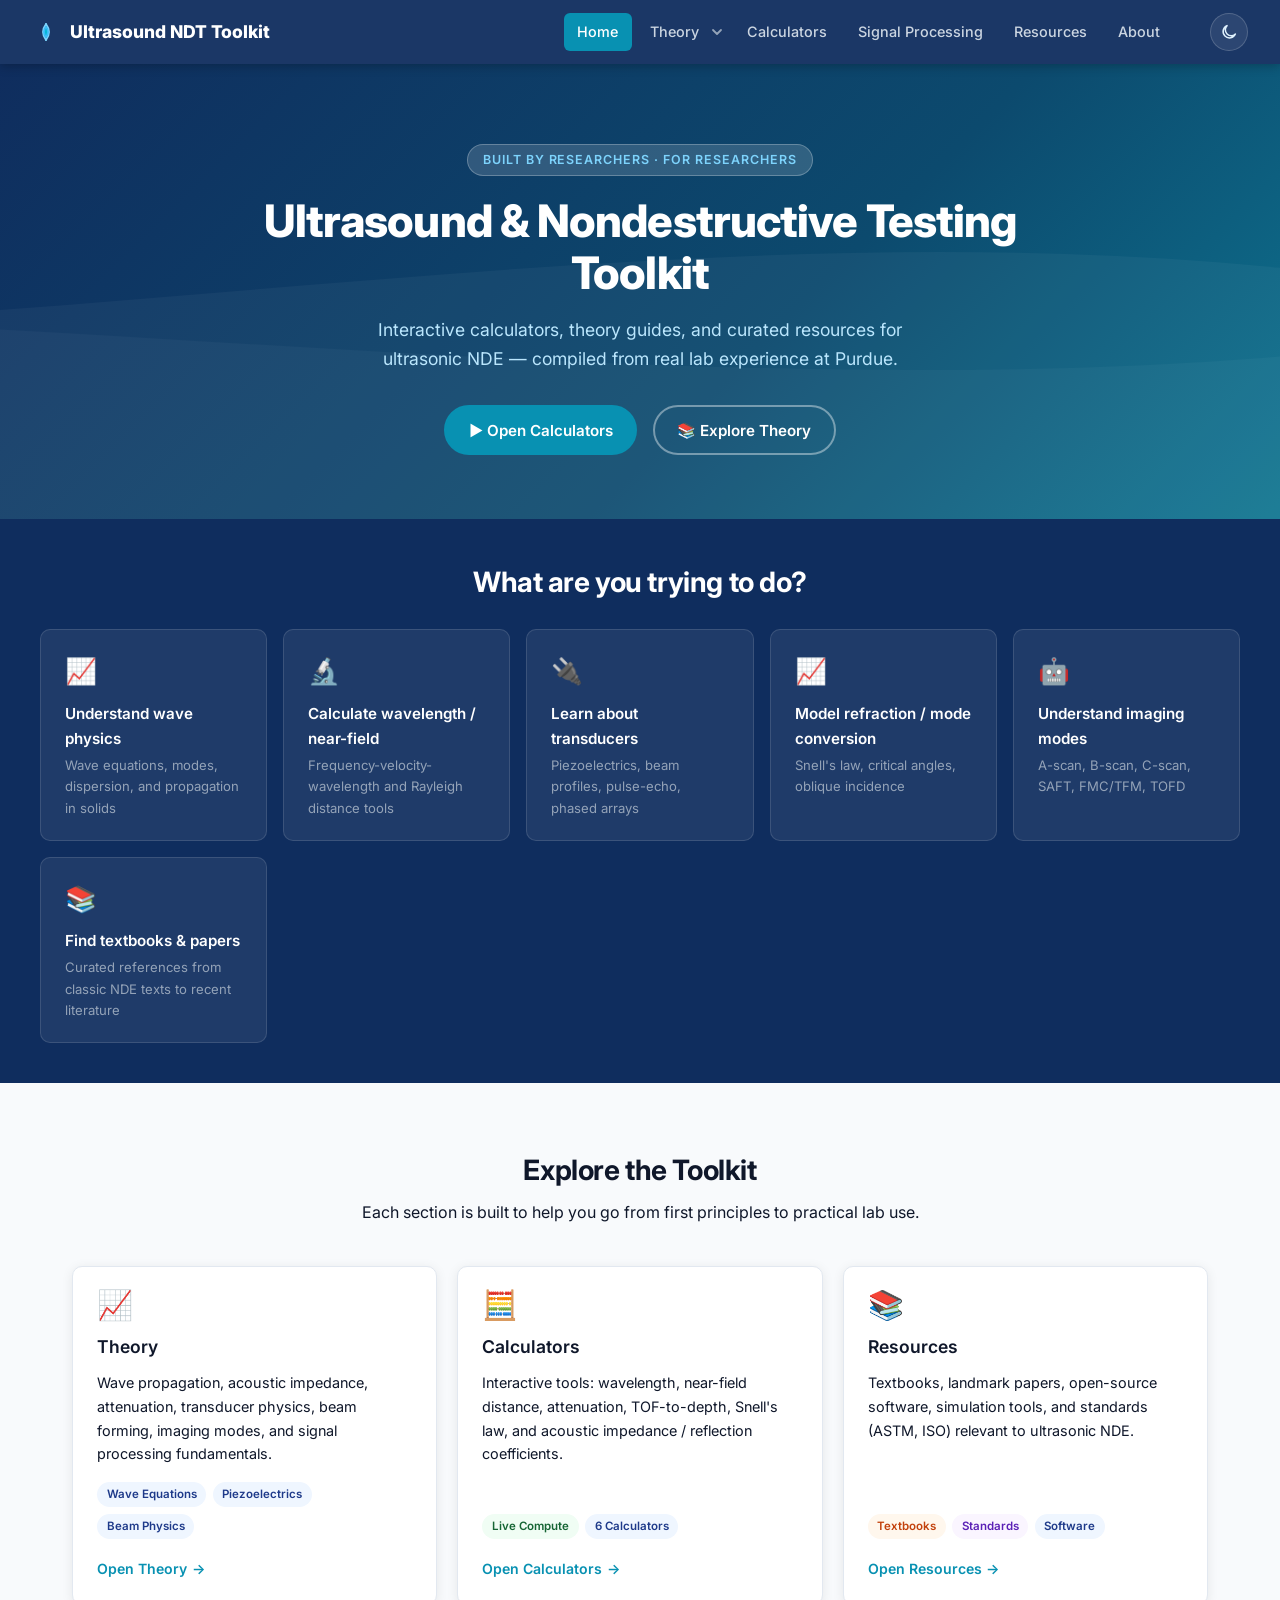
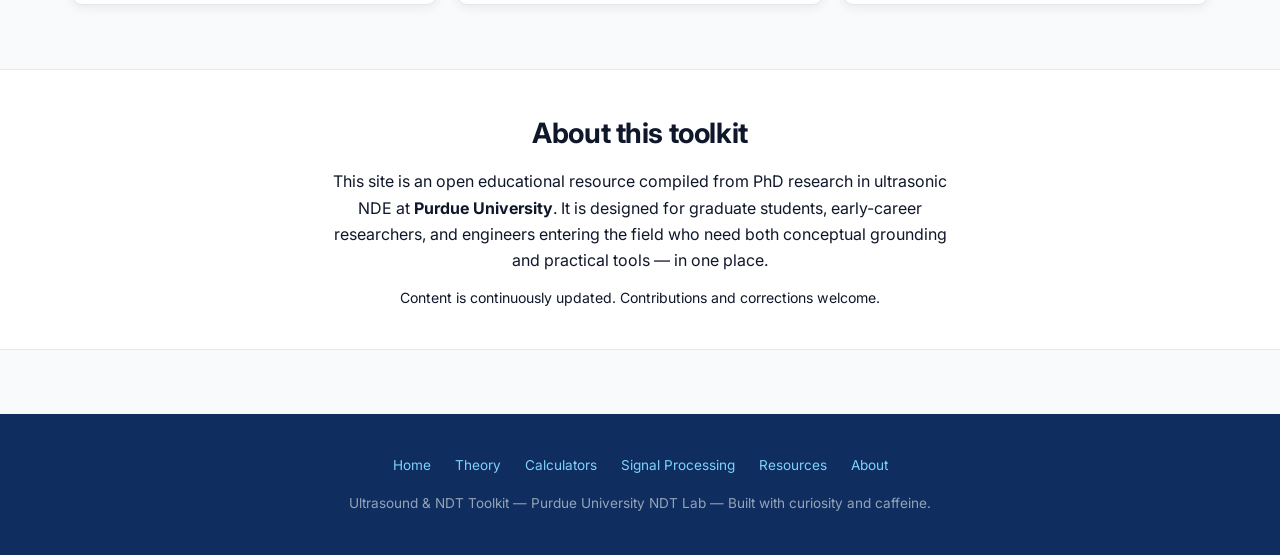
<file: index.html>
<!DOCTYPE html>
<html lang="en">
<head>
  <meta charset="UTF-8" />
  <meta name="viewport" content="width=device-width, initial-scale=1.0" />
  <meta name="theme-color" content="#0f2d5e" />
  <script>(function(){try{var t=localStorage.getItem('theme');if(!t){t=window.matchMedia('(prefers-color-scheme: dark)').matches?'dark':'light';}document.documentElement.setAttribute('data-theme',t);}catch(e){}})();</script>
  <title>Ultrasound &amp; NDT Toolkit</title>
  <link rel="canonical" href="https://ultrasoundndt.com/">
  <link rel="preconnect" href="https://fonts.googleapis.com" />
  <link href="https://fonts.googleapis.com/css2?family=Inter:wght@400;500;600;700;800&display=swap" rel="stylesheet" />
  <link rel="stylesheet" href="assets/css/style.css" />
</head>
<body>

<!-- NAV -->
<nav class="nav">
  <a class="nav-brand" href="index.html">
    <svg viewBox="0 0 28 28" fill="none" xmlns="http://www.w3.org/2000/svg">
      <circle cx="14" cy="14" r="3" fill="#06b6d4"/>
      <path d="M14 6 Q20 14 14 22" stroke="#7dd3fc" stroke-width="1.8" fill="none" stroke-linecap="round"/>
      <path d="M14 9 Q18 14 14 19" stroke="#38bdf8" stroke-width="1.8" fill="none" stroke-linecap="round"/>
      <path d="M14 6 Q8 14 14 22" stroke="#7dd3fc" stroke-width="1.8" fill="none" stroke-linecap="round"/>
      <path d="M14 9 Q10 14 14 19" stroke="#38bdf8" stroke-width="1.8" fill="none" stroke-linecap="round"/>
    </svg>
    Ultrasound NDT Toolkit
  </a>
  <ul class="nav-links">
    <li><a href="index.html" class="active">Home</a></li>
    <li><a href="theory.html">Theory</a></li>
    <li><a href="calculators.html">Calculators</a></li>
    <li><a href="signal-processing.html">Signal Processing</a></li>
    <li><a href="resources.html">Resources</a></li>
    <li><a href="about.html">About</a></li>
  </ul>
  <button class="nav-hamburger" aria-label="Menu">
    <svg width="22" height="22" viewBox="0 0 24 24" fill="none" stroke="currentColor" stroke-width="2.2">
      <line x1="3" y1="6" x2="21" y2="6"/><line x1="3" y1="12" x2="21" y2="12"/><line x1="3" y1="18" x2="21" y2="18"/>
    </svg>
  </button>
</nav>

<!-- HERO -->
<section class="hero">
  <div class="hero-inner">
    <div class="hero-tag">Built by researchers &middot; for researchers</div>
    <h1>Ultrasound &amp; Nondestructive Testing Toolkit</h1>
    <p class="lead">
      Interactive calculators, theory guides, and curated resources for
      ultrasonic NDE — compiled from real lab experience at Purdue.
    </p>
    <div class="hero-cta">
      <a href="calculators.html" class="btn btn-primary">&#9654; Open Calculators</a>
      <a href="theory.html"      class="btn btn-outline">&#128218; Explore Theory</a>
    </div>
  </div>
</section>

<!-- QUICK PATHWAYS -->
<section class="pathways">
  <h2>What are you trying to do?</h2>
  <div class="pathway-grid">
    <a href="theory.html#wave-propagation" class="pathway-card">
      <div class="pw-icon">&#128200;</div>
      <h3>Understand wave physics</h3>
      <p>Wave equations, modes, dispersion, and propagation in solids</p>
    </a>
    <a href="calculators.html#wavelength" class="pathway-card">
      <div class="pw-icon">&#128300;</div>
      <h3>Calculate wavelength / near-field</h3>
      <p>Frequency-velocity-wavelength and Rayleigh distance tools</p>
    </a>
    <a href="theory.html#transducers" class="pathway-card">
      <div class="pw-icon">&#128268;</div>
      <h3>Learn about transducers</h3>
      <p>Piezoelectrics, beam profiles, pulse-echo, phased arrays</p>
    </a>
    <a href="calculators.html#snell" class="pathway-card">
      <div class="pw-icon">&#128200;</div>
      <h3>Model refraction / mode conversion</h3>
      <p>Snell's law, critical angles, oblique incidence</p>
    </a>
    <a href="theory.html#imaging" class="pathway-card">
      <div class="pw-icon">&#129302;</div>
      <h3>Understand imaging modes</h3>
      <p>A-scan, B-scan, C-scan, SAFT, FMC/TFM, TOFD</p>
    </a>
    <a href="resources.html" class="pathway-card">
      <div class="pw-icon">&#128218;</div>
      <h3>Find textbooks &amp; papers</h3>
      <p>Curated references from classic NDE texts to recent literature</p>
    </a>
  </div>
</section>

<!-- MAIN SECTIONS -->
<section class="section">
  <div class="container">
    <div class="section-title">
      <h2>Explore the Toolkit</h2>
      <p>Each section is built to help you go from first principles to practical lab use.</p>
    </div>
    <div class="card-grid">

      <div class="card">
        <div class="card-icon">&#128200;</div>
        <h3>Theory</h3>
        <p>Wave propagation, acoustic impedance, attenuation, transducer physics, beam forming, imaging modes, and signal processing fundamentals.</p>
        <div class="card-tags">
          <span class="tag">Wave Equations</span>
          <span class="tag">Piezoelectrics</span>
          <span class="tag">Beam Physics</span>
        </div>
        <a href="theory.html" class="card-link">Open Theory</a>
      </div>

      <div class="card">
        <div class="card-icon">&#129518;</div>
        <h3>Calculators</h3>
        <p>Interactive tools: wavelength, near-field distance, attenuation, TOF-to-depth, Snell's law, and acoustic impedance / reflection coefficients.</p>
        <div class="card-tags">
          <span class="tag-green tag">Live Compute</span>
          <span class="tag">6 Calculators</span>
        </div>
        <a href="calculators.html" class="card-link">Open Calculators</a>
      </div>

      <div class="card">
        <div class="card-icon">&#128218;</div>
        <h3>Resources</h3>
        <p>Textbooks, landmark papers, open-source software, simulation tools, and standards (ASTM, ISO) relevant to ultrasonic NDE.</p>
        <div class="card-tags">
          <span class="tag-orange tag">Textbooks</span>
          <span class="tag-purple tag">Standards</span>
          <span class="tag">Software</span>
        </div>
        <a href="resources.html" class="card-link">Open Resources</a>
      </div>

    </div>
  </div>
</section>

<!-- ABOUT STRIP -->
<section style="background:var(--bg-card); border-top:1px solid var(--border); border-bottom:1px solid var(--border); padding:2.5rem 2rem;">
  <div class="container" style="max-width:700px; text-align:center;">
    <h2 style="margin-bottom:.75rem;">About this toolkit</h2>
    <p style="font-size:1rem;">
      This site is an open educational resource compiled from PhD research in
      ultrasonic NDE at <strong>Purdue University</strong>. It is designed for
      graduate students, early-career researchers, and engineers entering the
      field who need both conceptual grounding and practical tools — in one place.
    </p>
    <p style="font-size:.88rem; margin-top:.75rem;">
      Content is continuously updated. Contributions and corrections welcome.
    </p>
  </div>
</section>

<footer class="footer">
  <div class="footer-links">
    <a href="index.html">Home</a>
    <a href="theory.html">Theory</a>
    <a href="calculators.html">Calculators</a>
    <a href="signal-processing.html">Signal Processing</a>
    <a href="resources.html">Resources</a>
    <a href="about.html">About</a>
  </div>
  <p>Ultrasound &amp; NDT Toolkit &mdash; Purdue University NDT Lab &mdash;
     Built with curiosity and caffeine.</p>
</footer>

<script src="assets/js/main.js"></script>
</body>
</html>
</file>
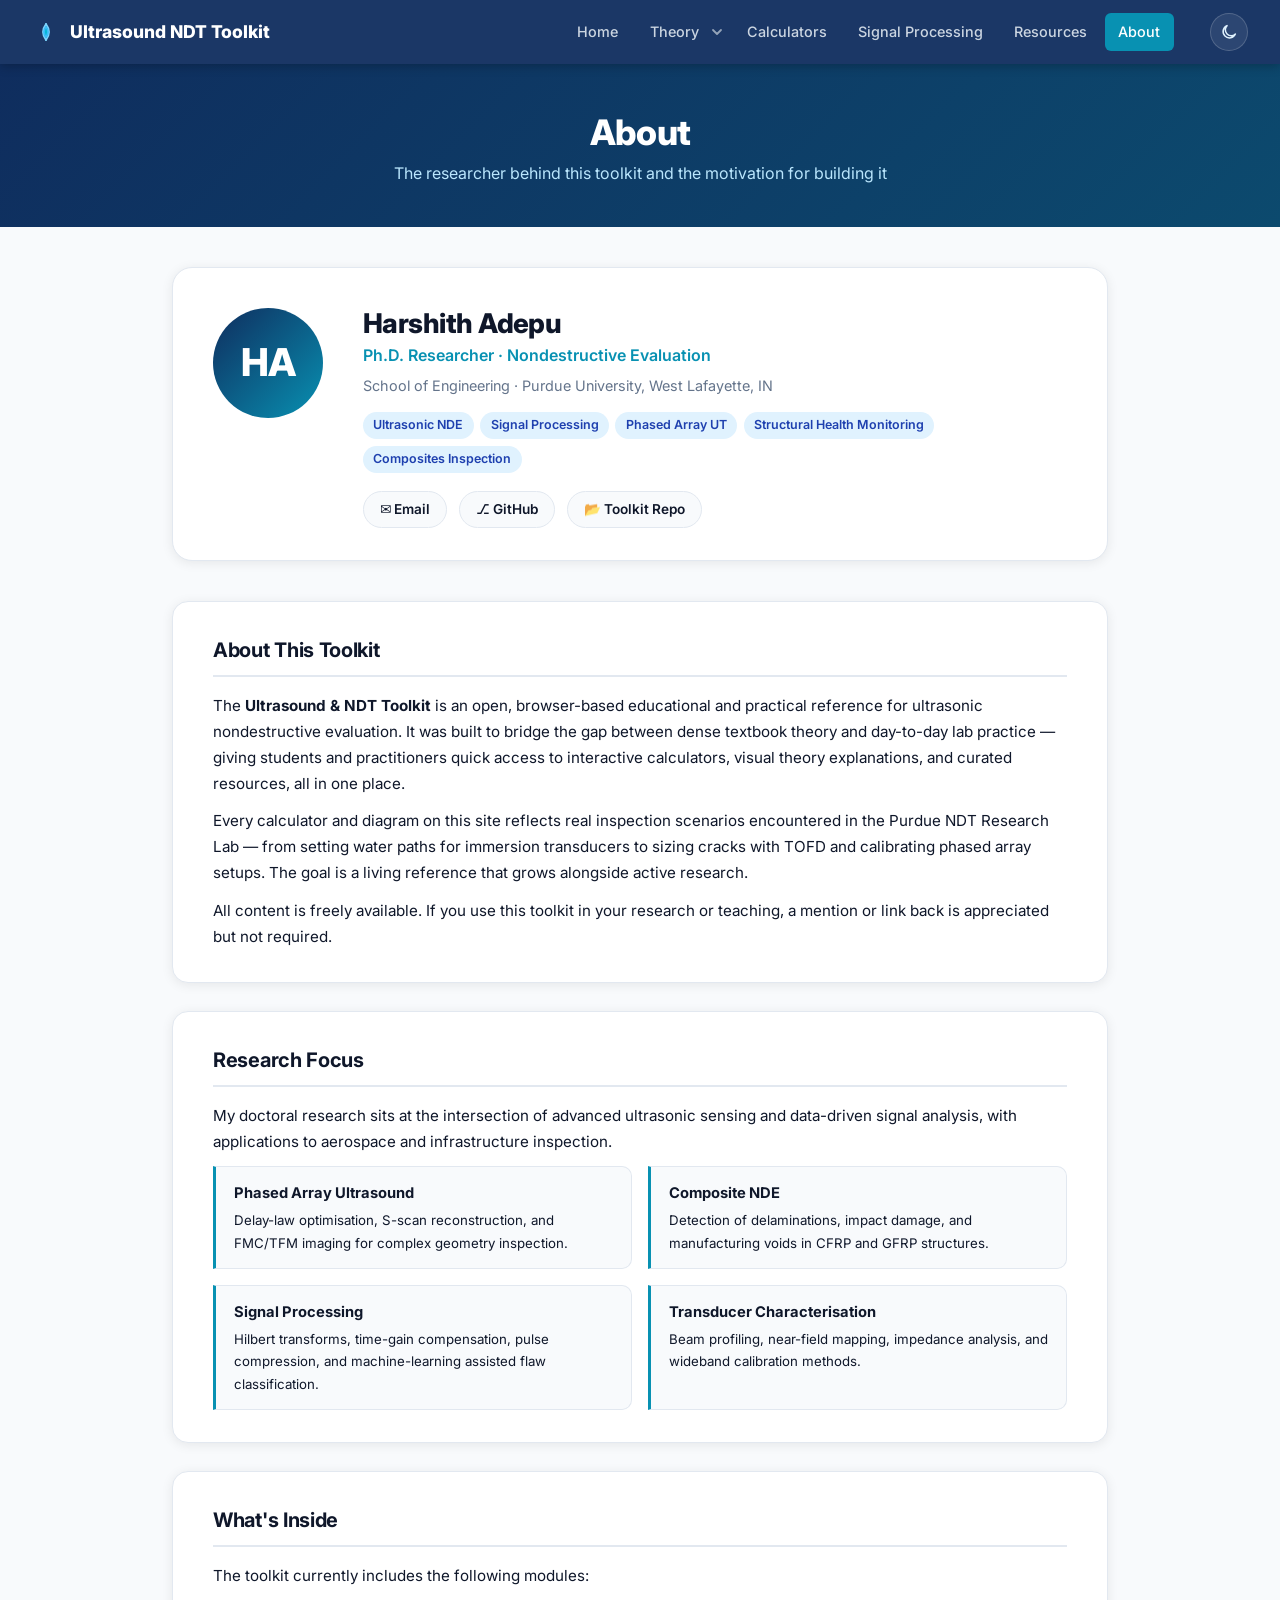
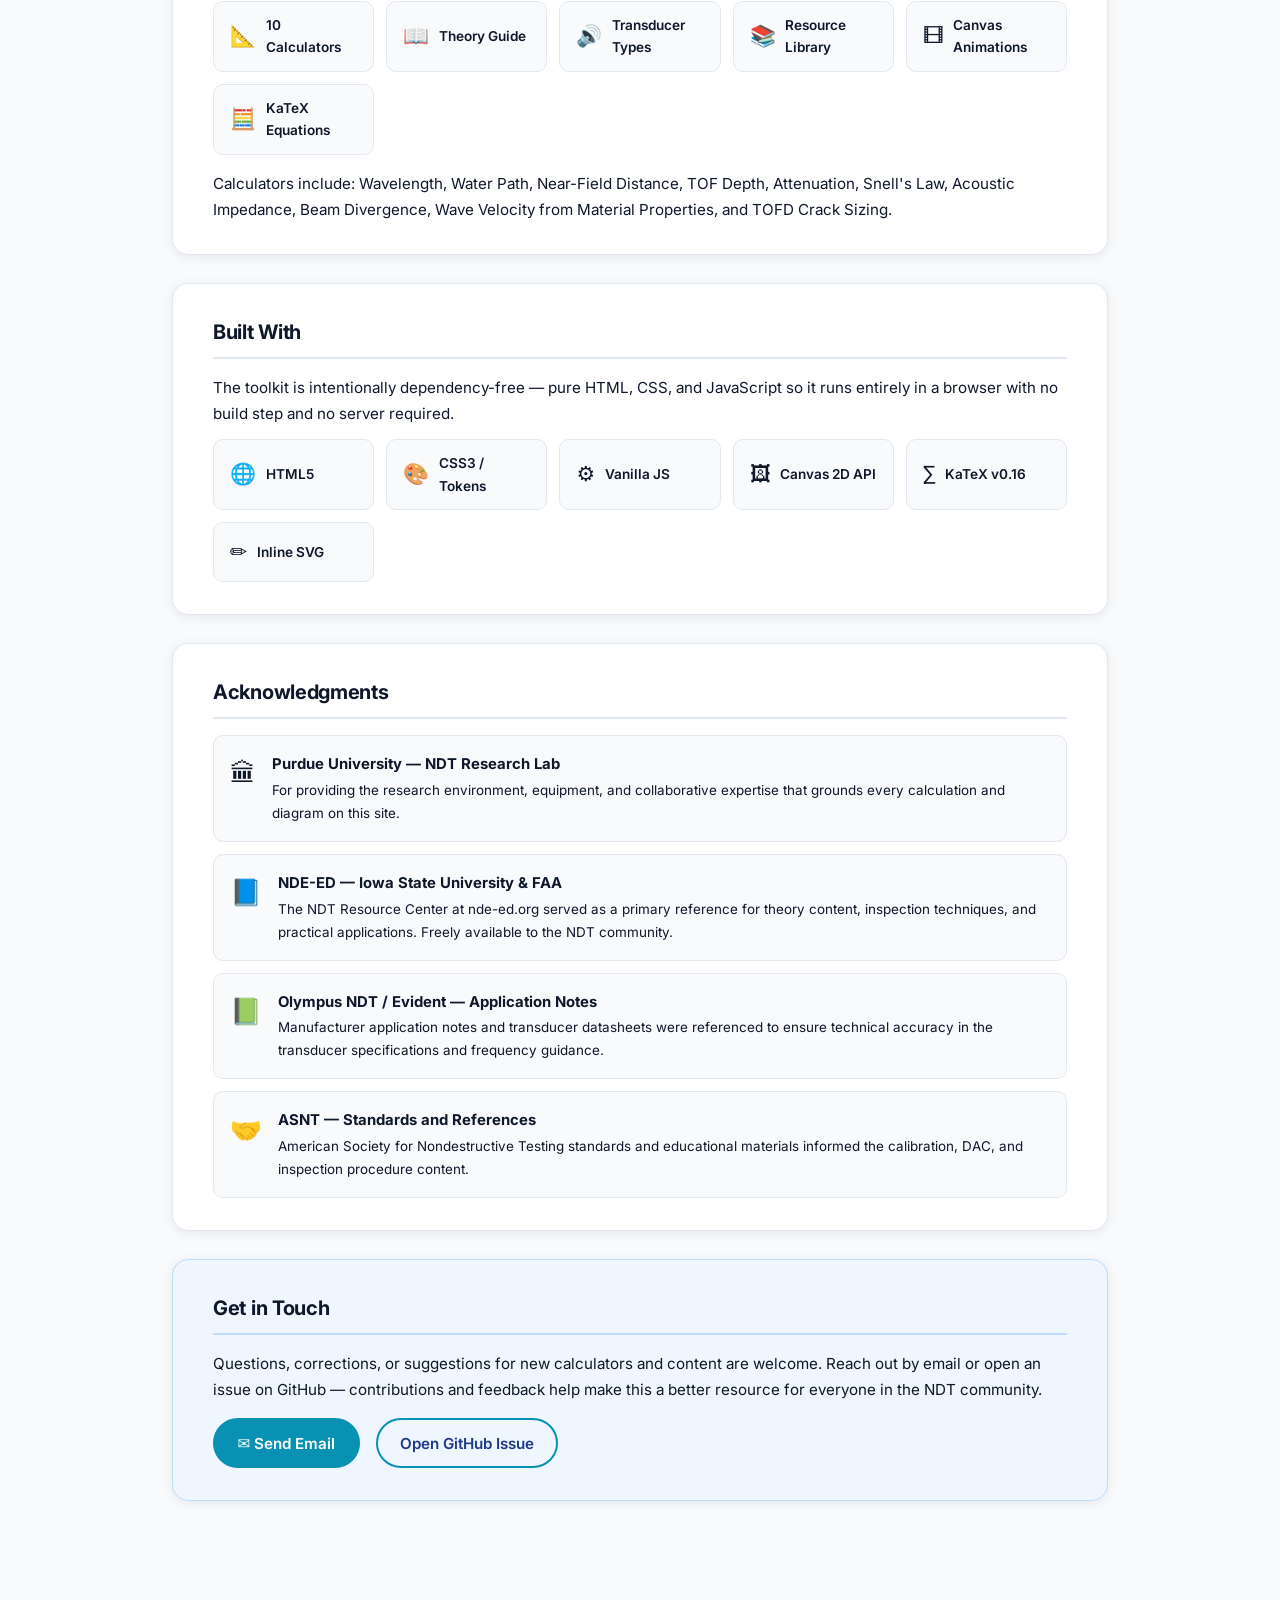
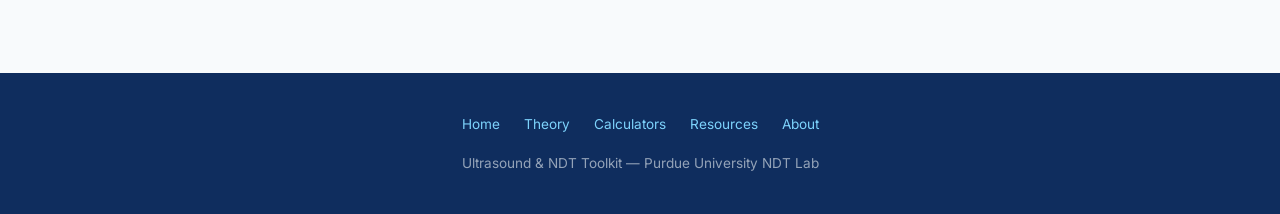
<file: about.html>
<!DOCTYPE html>
<html lang="en">
<head>
  <meta charset="UTF-8" />
  <meta name="viewport" content="width=device-width, initial-scale=1.0" />
  <meta name="theme-color" content="#0f2d5e" />
  <script>(function(){try{var t=localStorage.getItem('theme');if(!t){t=window.matchMedia('(prefers-color-scheme: dark)').matches?'dark':'light';}document.documentElement.setAttribute('data-theme',t);}catch(e){}})();</script>
  <title>About — Ultrasound &amp; NDT Toolkit</title>
  <link rel="canonical" href="https://ultrasoundndt.com/about.html">
  <link rel="preconnect" href="https://fonts.googleapis.com" />
  <link href="https://fonts.googleapis.com/css2?family=Inter:wght@400;500;600;700;800&display=swap" rel="stylesheet" />
  <link rel="stylesheet" href="assets/css/style.css" />
  <style>
    .about-wrap { max-width: 1000px; margin: 0 auto; padding: 0 2rem 5rem; }

    /* Profile card */
    .profile-card {
      background: var(--bg-card);
      border: 1px solid var(--border);
      border-radius: 20px;
      box-shadow: var(--shadow);
      padding: 2.5rem 2.5rem 2rem;
      margin: 2.5rem 0;
      display: flex;
      gap: 2.5rem;
      align-items: flex-start;
    }
    .profile-avatar {
      width: 110px;
      height: 110px;
      border-radius: 50%;
      background: linear-gradient(135deg, var(--brand-navy) 0%, var(--brand-cyan) 100%);
      display: flex;
      align-items: center;
      justify-content: center;
      flex-shrink: 0;
      font-size: 2.4rem;
      font-weight: 800;
      color: #fff;
      letter-spacing: -.02em;
    }
    .profile-info h1 {
      font-size: 1.7rem;
      font-weight: 800;
      color: var(--text);
      margin-bottom: .2rem;
    }
    .profile-info .profile-title {
      font-size: 1rem;
      color: var(--brand-cyan);
      font-weight: 600;
      margin-bottom: .3rem;
    }
    .profile-info .profile-dept {
      font-size: .9rem;
      color: var(--text-muted);
      margin-bottom: .9rem;
    }
    .profile-tags {
      display: flex;
      flex-wrap: wrap;
      gap: .4rem;
    }
    .profile-tag {
      background: var(--accent-light);
      color: var(--brand-blue);
      font-size: .78rem;
      font-weight: 600;
      padding: .22rem .65rem;
      border-radius: 999px;
    }
    .profile-links {
      display: flex;
      gap: .75rem;
      margin-top: 1.1rem;
      flex-wrap: wrap;
    }
    .profile-link {
      display: inline-flex;
      align-items: center;
      gap: .4rem;
      padding: .4rem 1rem;
      border-radius: 999px;
      font-size: .85rem;
      font-weight: 600;
      text-decoration: none !important;
      border: 1.5px solid var(--border);
      background: var(--bg);
      color: var(--text);
      transition: all .15s var(--ease);
    }
    .profile-link:hover { background: var(--accent-light); border-color: var(--brand-cyan); color: var(--brand-blue); }

    /* About sections */
    .about-section {
      background: var(--bg-card);
      border: 1px solid var(--border);
      border-radius: 16px;
      box-shadow: var(--shadow);
      padding: 2rem 2.5rem;
      margin-bottom: 1.75rem;
    }
    .about-section h2 {
      font-size: 1.25rem;
      font-weight: 700;
      color: var(--text);
      margin-bottom: 1rem;
      padding-bottom: .5rem;
      border-bottom: 2px solid var(--border);
    }
    .about-section p { color: var(--text); font-size: .95rem; margin-bottom: .75rem; line-height: 1.7; }
    .about-section p:last-child { margin-bottom: 0; }

    /* Tech stack grid */
    .tech-grid {
      display: grid;
      grid-template-columns: repeat(auto-fill, minmax(160px, 1fr));
      gap: .75rem;
      margin-top: .75rem;
    }
    .tech-item {
      background: var(--bg);
      border: 1px solid var(--border);
      border-radius: 10px;
      padding: .75rem 1rem;
      display: flex;
      align-items: center;
      gap: .6rem;
    }
    .tech-item .ti-icon { font-size: 1.3rem; flex-shrink: 0; }
    .tech-item span { font-size: .85rem; font-weight: 600; color: var(--text); }

    /* Research areas */
    .research-grid {
      display: grid;
      grid-template-columns: 1fr 1fr;
      gap: 1rem;
      margin-top: .75rem;
    }
    .research-item {
      background: var(--bg);
      border: 1px solid var(--border);
      border-left: 3px solid var(--brand-cyan);
      border-radius: 0 10px 10px 0;
      padding: .85rem 1.1rem;
    }
    .research-item h4 { font-size: .92rem; font-weight: 700; color: var(--text); margin-bottom: .25rem; }
    .research-item p { font-size: .83rem; color: var(--text); margin: 0; }

    /* Acknowledgment card */
    .ack-item {
      display: flex;
      align-items: flex-start;
      gap: 1rem;
      padding: 1rem;
      background: var(--bg);
      border: 1px solid var(--border);
      border-radius: 10px;
      margin-bottom: .75rem;
    }
    .ack-item:last-child { margin-bottom: 0; }
    .ack-icon { font-size: 1.6rem; flex-shrink: 0; }
    .ack-item h4 { font-size: .93rem; font-weight: 700; color: var(--text); margin-bottom: .15rem; }
    .ack-item p { font-size: .84rem; color: var(--text); margin: 0; }

    @media (max-width: 680px) {
      .profile-card { flex-direction: column; gap: 1.5rem; }
      .research-grid { grid-template-columns: 1fr; }
    }
  </style>
</head>
<body>

<!-- NAV -->
<nav class="nav">
  <a class="nav-brand" href="index.html">
    <svg viewBox="0 0 28 28" fill="none" xmlns="http://www.w3.org/2000/svg">
      <circle cx="14" cy="14" r="3" fill="#06b6d4"/>
      <path d="M14 6 Q20 14 14 22" stroke="#7dd3fc" stroke-width="1.8" fill="none" stroke-linecap="round"/>
      <path d="M14 9 Q18 14 14 19" stroke="#38bdf8" stroke-width="1.8" fill="none" stroke-linecap="round"/>
      <path d="M14 6 Q8 14 14 22" stroke="#7dd3fc" stroke-width="1.8" fill="none" stroke-linecap="round"/>
      <path d="M14 9 Q10 14 14 19" stroke="#38bdf8" stroke-width="1.8" fill="none" stroke-linecap="round"/>
    </svg>
    Ultrasound NDT Toolkit
  </a>
  <ul class="nav-links">
    <li><a href="index.html">Home</a></li>
    <li><a href="theory.html">Theory</a></li>
    <li><a href="calculators.html">Calculators</a></li>
    <li><a href="signal-processing.html">Signal Processing</a></li>
    <li><a href="resources.html">Resources</a></li>
    <li><a href="about.html" class="active">About</a></li>
  </ul>
  <button class="nav-hamburger" aria-label="Menu">
    <svg width="22" height="22" viewBox="0 0 24 24" fill="none" stroke="currentColor" stroke-width="2.2">
      <line x1="3" y1="6" x2="21" y2="6"/><line x1="3" y1="12" x2="21" y2="12"/><line x1="3" y1="18" x2="21" y2="18"/>
    </svg>
  </button>
</nav>

<!-- PAGE HEADER -->
<div class="page-header">
  <h1>About</h1>
  <p>The researcher behind this toolkit and the motivation for building it</p>
</div>

<div class="about-wrap">

  <!-- PROFILE CARD -->
  <div class="profile-card">
    <div class="profile-avatar">HA</div>
    <div class="profile-info">
      <h1>Harshith Adepu</h1>
      <div class="profile-title">Ph.D. Researcher · Nondestructive Evaluation</div>
      <div class="profile-dept">School of Engineering · Purdue University, West Lafayette, IN</div>
      <div class="profile-tags">
        <span class="profile-tag">Ultrasonic NDE</span>
        <span class="profile-tag">Signal Processing</span>
        <span class="profile-tag">Phased Array UT</span>
        <span class="profile-tag">Structural Health Monitoring</span>
        <span class="profile-tag">Composites Inspection</span>
      </div>
      <div class="profile-links">
        <a href="mailto:adepuharshithkumar@gmail.com" class="profile-link">✉ Email</a>
        <a href="https://github.com/adepuharshith" class="profile-link" target="_blank" rel="noopener">⎇ GitHub</a>
        <a href="https://github.com/adepuharshith/ultrasound-ndt-toolkit" class="profile-link" target="_blank" rel="noopener">📂 Toolkit Repo</a>
      </div>
    </div>
  </div>

  <!-- ABOUT THE TOOLKIT -->
  <div class="about-section">
    <h2>About This Toolkit</h2>
    <p>
      The <strong>Ultrasound &amp; NDT Toolkit</strong> is an open, browser-based educational and practical reference
      for ultrasonic nondestructive evaluation. It was built to bridge the gap between dense textbook theory
      and day-to-day lab practice — giving students and practitioners quick access to interactive calculators,
      visual theory explanations, and curated resources, all in one place.
    </p>
    <p>
      Every calculator and diagram on this site reflects real inspection scenarios encountered in the Purdue NDT
      Research Lab — from setting water paths for immersion transducers to sizing cracks with TOFD and calibrating
      phased array setups. The goal is a living reference that grows alongside active research.
    </p>
    <p>
      All content is freely available. If you use this toolkit in your research or teaching, a mention or link back
      is appreciated but not required.
    </p>
  </div>

  <!-- RESEARCH AREAS -->
  <div class="about-section">
    <h2>Research Focus</h2>
    <p>My doctoral research sits at the intersection of advanced ultrasonic sensing and data-driven signal analysis, with applications to aerospace and infrastructure inspection.</p>
    <div class="research-grid">
      <div class="research-item">
        <h4>Phased Array Ultrasound</h4>
        <p>Delay-law optimisation, S-scan reconstruction, and FMC/TFM imaging for complex geometry inspection.</p>
      </div>
      <div class="research-item">
        <h4>Composite NDE</h4>
        <p>Detection of delaminations, impact damage, and manufacturing voids in CFRP and GFRP structures.</p>
      </div>
      <div class="research-item">
        <h4>Signal Processing</h4>
        <p>Hilbert transforms, time-gain compensation, pulse compression, and machine-learning assisted flaw classification.</p>
      </div>
      <div class="research-item">
        <h4>Transducer Characterisation</h4>
        <p>Beam profiling, near-field mapping, impedance analysis, and wideband calibration methods.</p>
      </div>
    </div>
  </div>

  <!-- TOOLKIT CONTENTS -->
  <div class="about-section">
    <h2>What's Inside</h2>
    <p>The toolkit currently includes the following modules:</p>
    <div class="tech-grid">
      <div class="tech-item"><div class="ti-icon">📐</div><span>10 Calculators</span></div>
      <div class="tech-item"><div class="ti-icon">📖</div><span>Theory Guide</span></div>
      <div class="tech-item"><div class="ti-icon">🔊</div><span>Transducer Types</span></div>
      <div class="tech-item"><div class="ti-icon">📚</div><span>Resource Library</span></div>
      <div class="tech-item"><div class="ti-icon">🎞</div><span>Canvas Animations</span></div>
      <div class="tech-item"><div class="ti-icon">🧮</div><span>KaTeX Equations</span></div>
    </div>
    <p style="margin-top:1rem;">Calculators include: Wavelength, Water Path, Near-Field Distance, TOF Depth, Attenuation, Snell's Law, Acoustic Impedance, Beam Divergence, Wave Velocity from Material Properties, and TOFD Crack Sizing.</p>
  </div>

  <!-- BUILT WITH -->
  <div class="about-section">
    <h2>Built With</h2>
    <p>The toolkit is intentionally dependency-free — pure HTML, CSS, and JavaScript so it runs entirely in a browser with no build step and no server required.</p>
    <div class="tech-grid">
      <div class="tech-item"><div class="ti-icon">🌐</div><span>HTML5</span></div>
      <div class="tech-item"><div class="ti-icon">🎨</div><span>CSS3 / Tokens</span></div>
      <div class="tech-item"><div class="ti-icon">⚙️</div><span>Vanilla JS</span></div>
      <div class="tech-item"><div class="ti-icon">🖼</div><span>Canvas 2D API</span></div>
      <div class="tech-item"><div class="ti-icon">∑</div><span>KaTeX v0.16</span></div>
      <div class="tech-item"><div class="ti-icon">✏️</div><span>Inline SVG</span></div>
    </div>
  </div>

  <!-- ACKNOWLEDGMENTS -->
  <div class="about-section">
    <h2>Acknowledgments</h2>
    <div class="ack-item">
      <div class="ack-icon">🏛</div>
      <div>
        <h4>Purdue University — NDT Research Lab</h4>
        <p>For providing the research environment, equipment, and collaborative expertise that grounds every calculation and diagram on this site.</p>
      </div>
    </div>
    <div class="ack-item">
      <div class="ack-icon">📘</div>
      <div>
        <h4>NDE-ED — Iowa State University &amp; FAA</h4>
        <p>The NDT Resource Center at nde-ed.org served as a primary reference for theory content, inspection techniques, and practical applications. Freely available to the NDT community.</p>
      </div>
    </div>
    <div class="ack-item">
      <div class="ack-icon">📗</div>
      <div>
        <h4>Olympus NDT / Evident — Application Notes</h4>
        <p>Manufacturer application notes and transducer datasheets were referenced to ensure technical accuracy in the transducer specifications and frequency guidance.</p>
      </div>
    </div>
    <div class="ack-item">
      <div class="ack-icon">🤝</div>
      <div>
        <h4>ASNT — Standards and References</h4>
        <p>American Society for Nondestructive Testing standards and educational materials informed the calibration, DAC, and inspection procedure content.</p>
      </div>
    </div>
  </div>

  <!-- CONTACT / FEEDBACK -->
  <div class="about-section" style="background:var(--pastel-blue-bg);border-color:var(--pastel-blue-border);">
    <h2 style="border-color:var(--pastel-blue-border);">Get in Touch</h2>
    <p>
      Questions, corrections, or suggestions for new calculators and content are welcome.
      Reach out by email or open an issue on GitHub — contributions and feedback help make this a better resource for everyone in the NDT community.
    </p>
    <div style="display:flex;gap:1rem;flex-wrap:wrap;margin-top:1rem;">
      <a href="mailto:adepuharshithkumar@gmail.com" class="btn btn-primary" style="text-decoration:none;">✉ Send Email</a>
      <a href="https://github.com/adepuharshith/ultrasound-ndt-toolkit/issues" class="btn btn-outline" style="color:var(--pastel-blue-text);border-color:var(--brand-cyan);" target="_blank" rel="noopener">Open GitHub Issue</a>
    </div>
  </div>

</div><!-- /about-wrap -->

<footer class="footer">
  <div class="footer-links">
    <a href="index.html">Home</a>
    <a href="theory.html">Theory</a>
    <a href="calculators.html">Calculators</a>
    <a href="resources.html">Resources</a>
    <a href="about.html">About</a>
  </div>
  <p>Ultrasound &amp; NDT Toolkit &mdash; Purdue University NDT Lab</p>
</footer>

<script src="assets/js/main.js"></script>
</body>
</html>
</file>
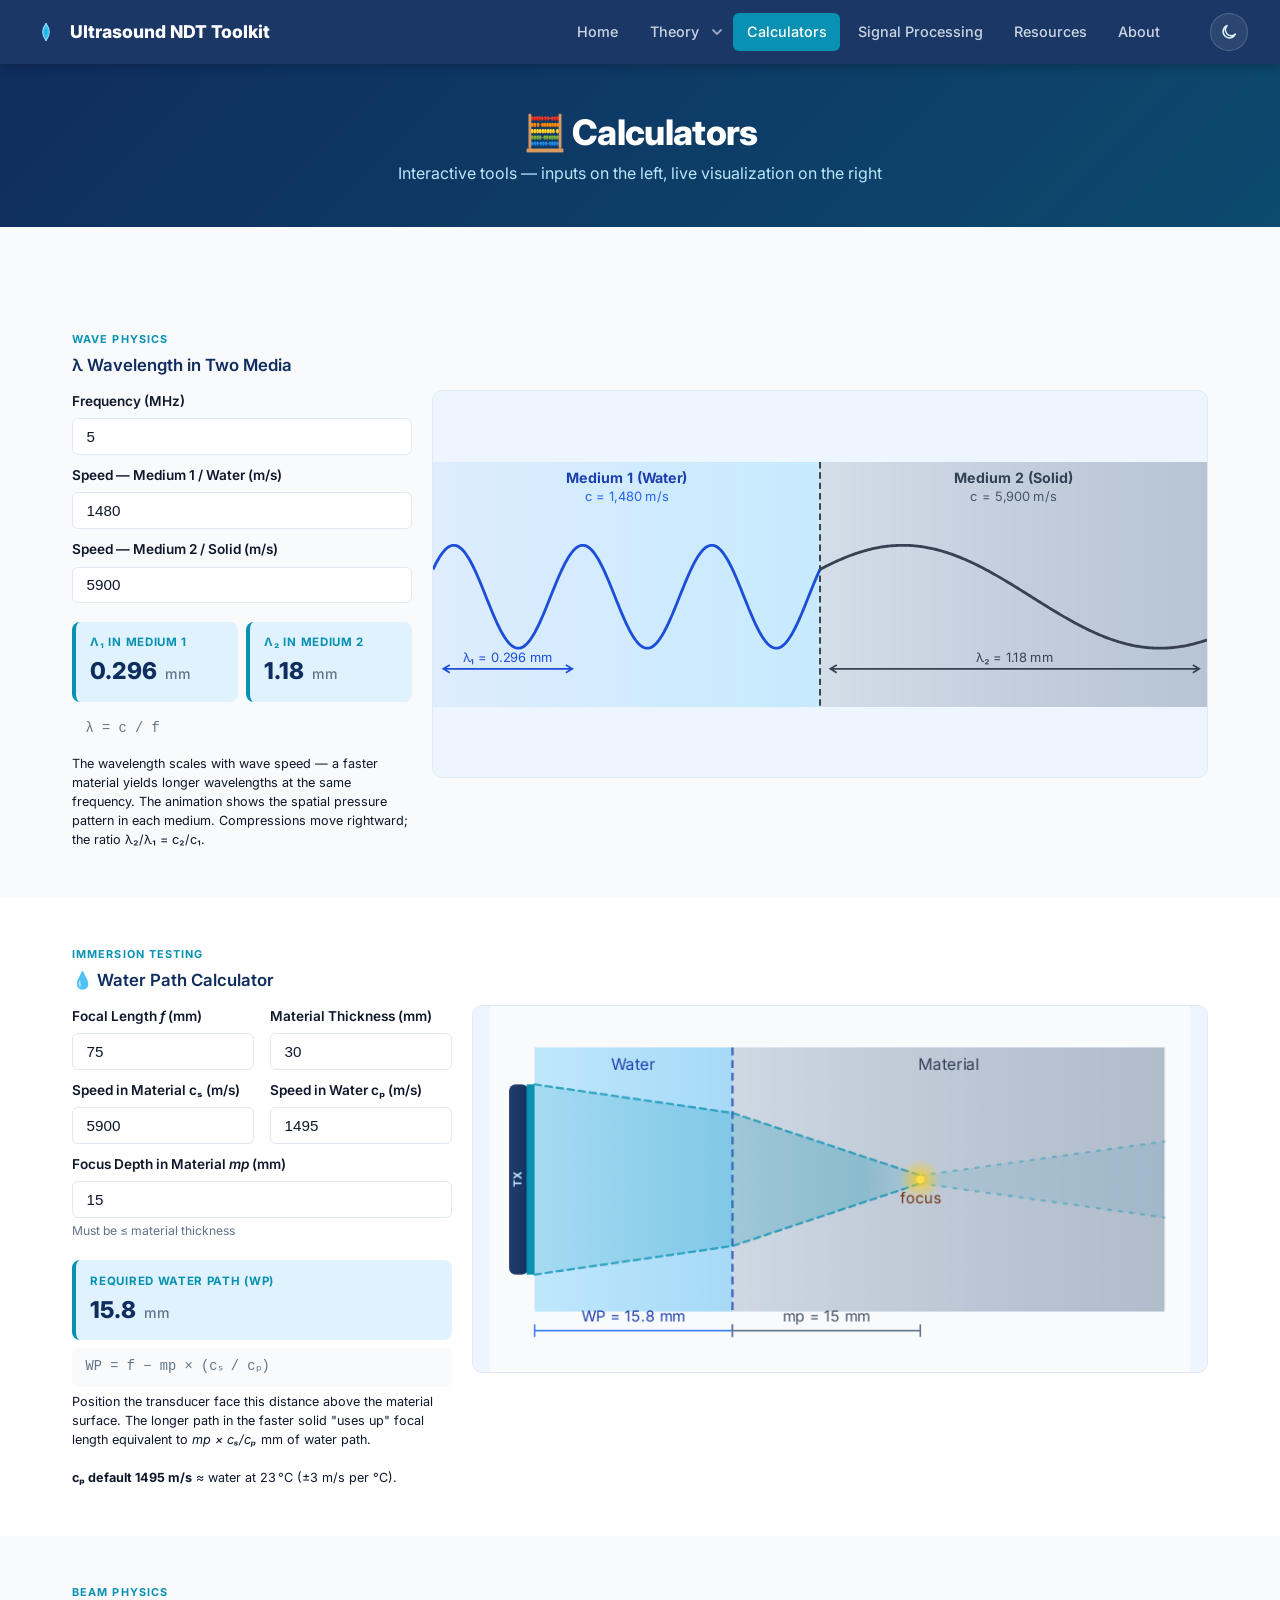
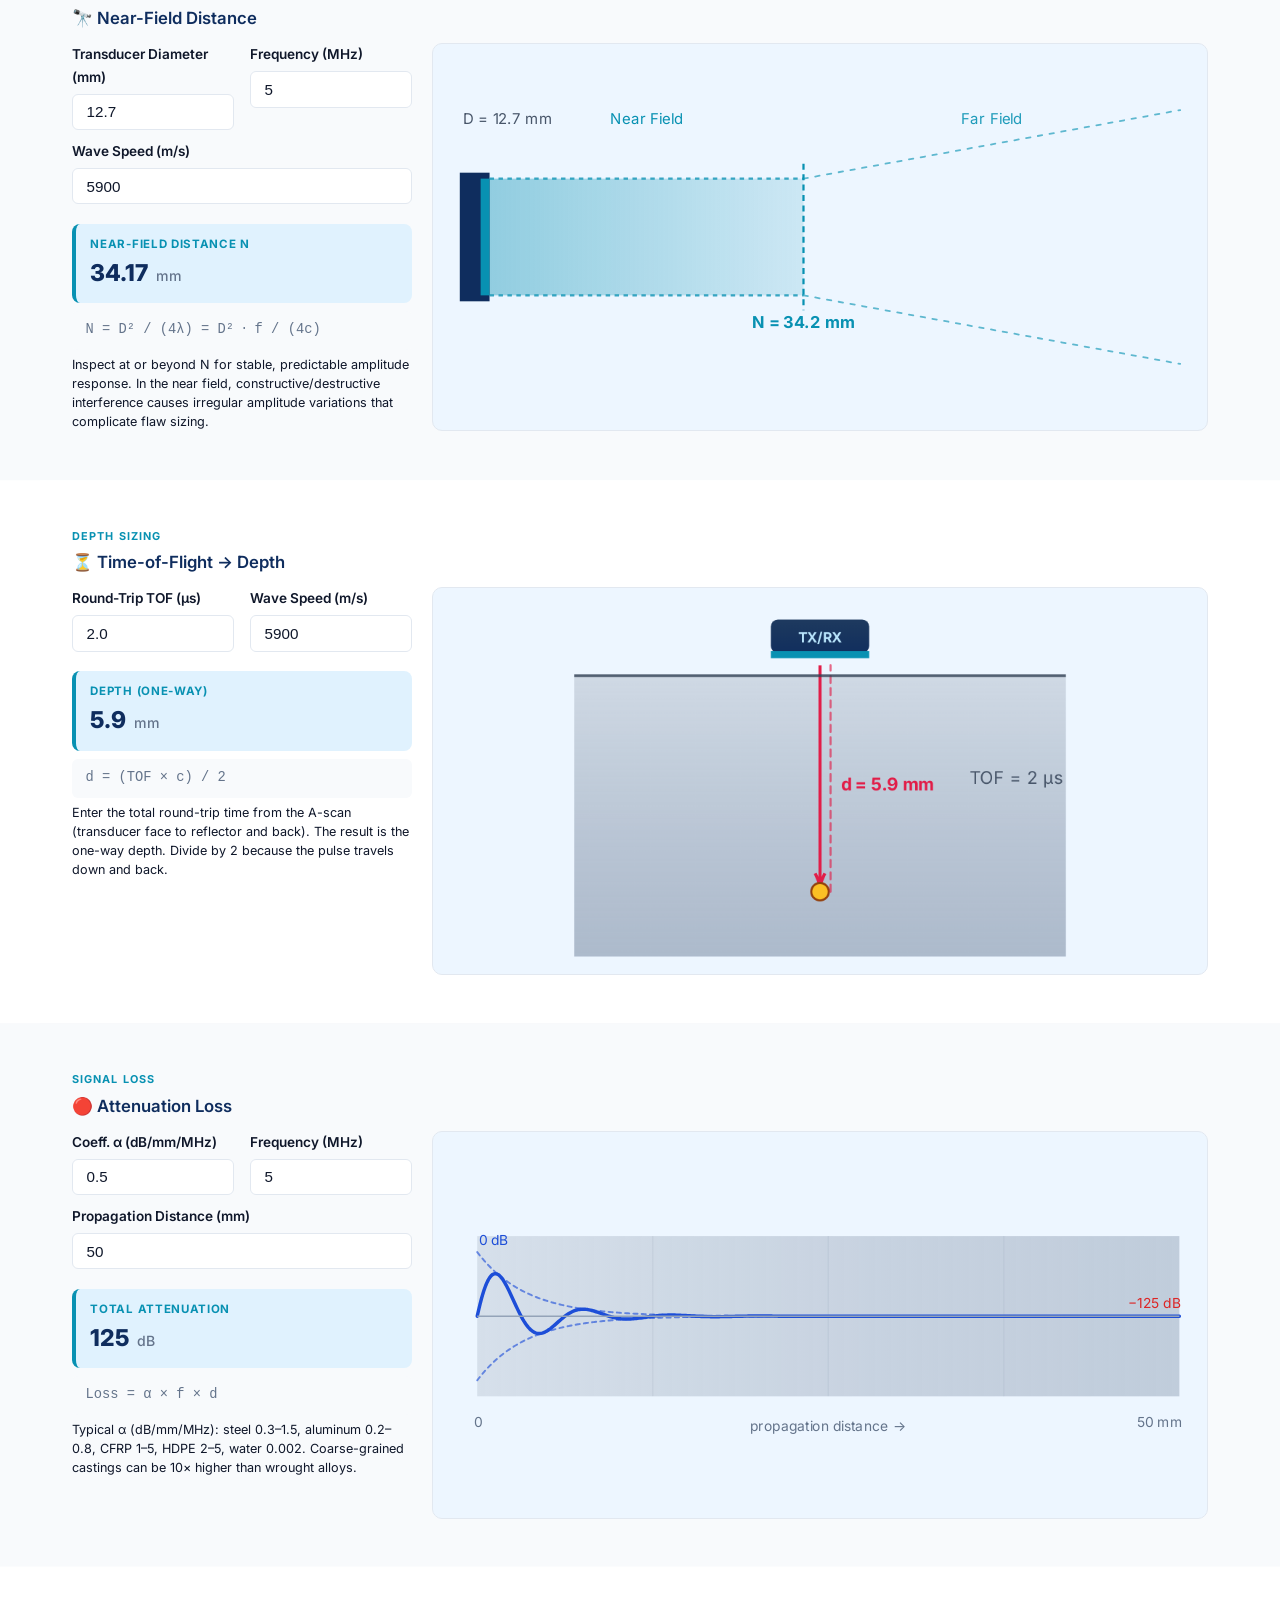
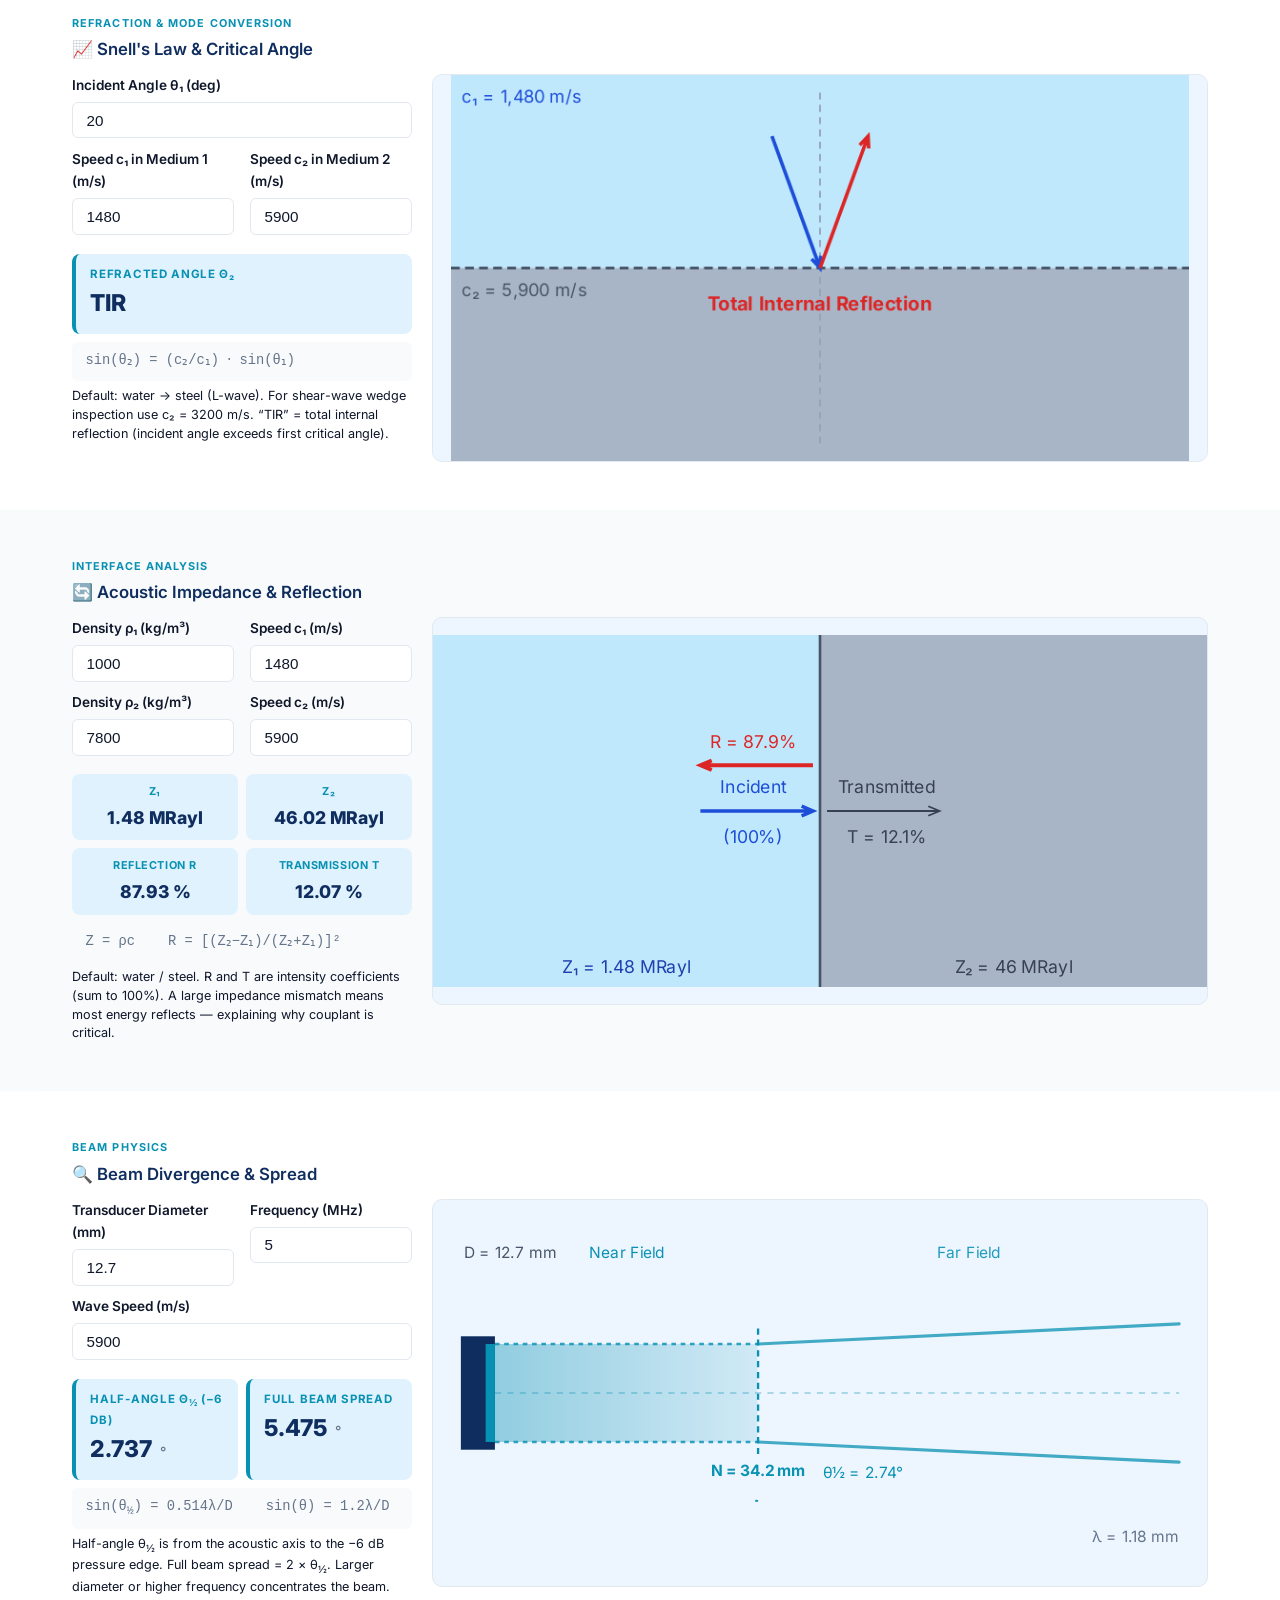
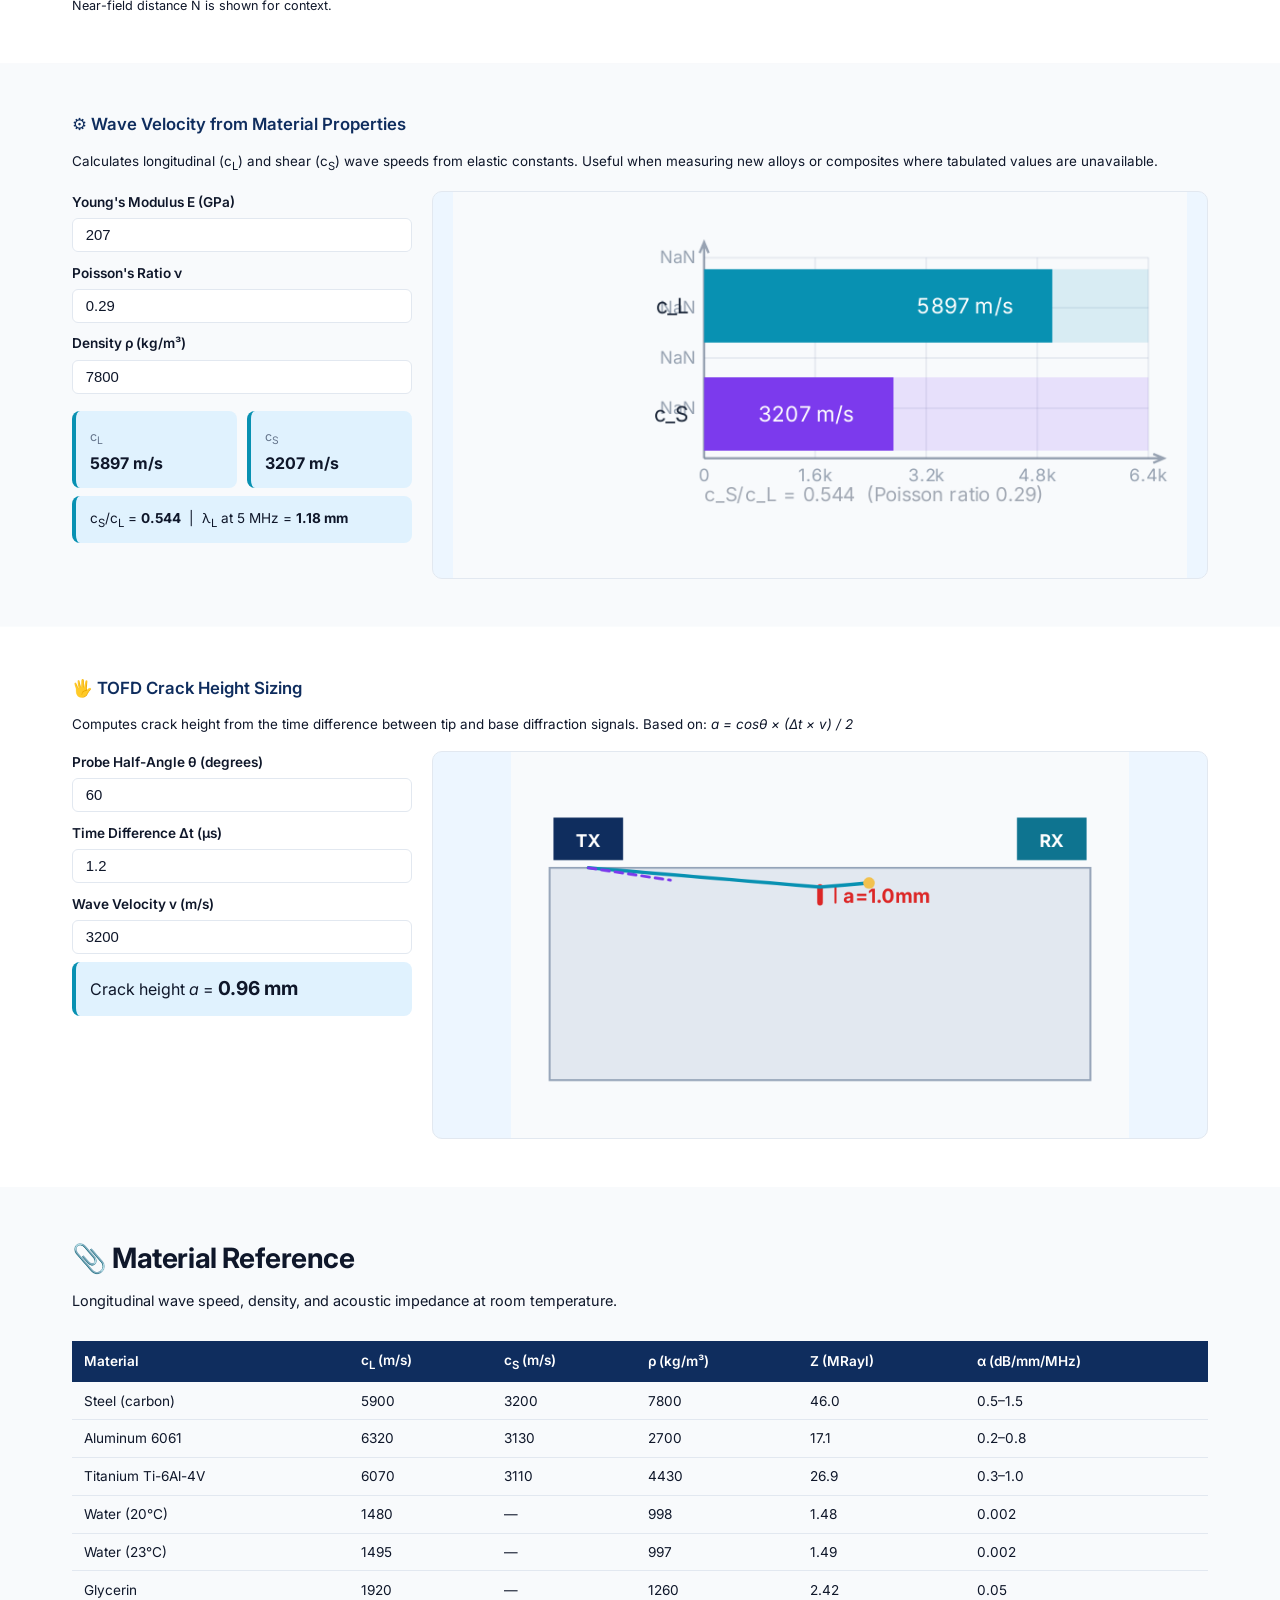
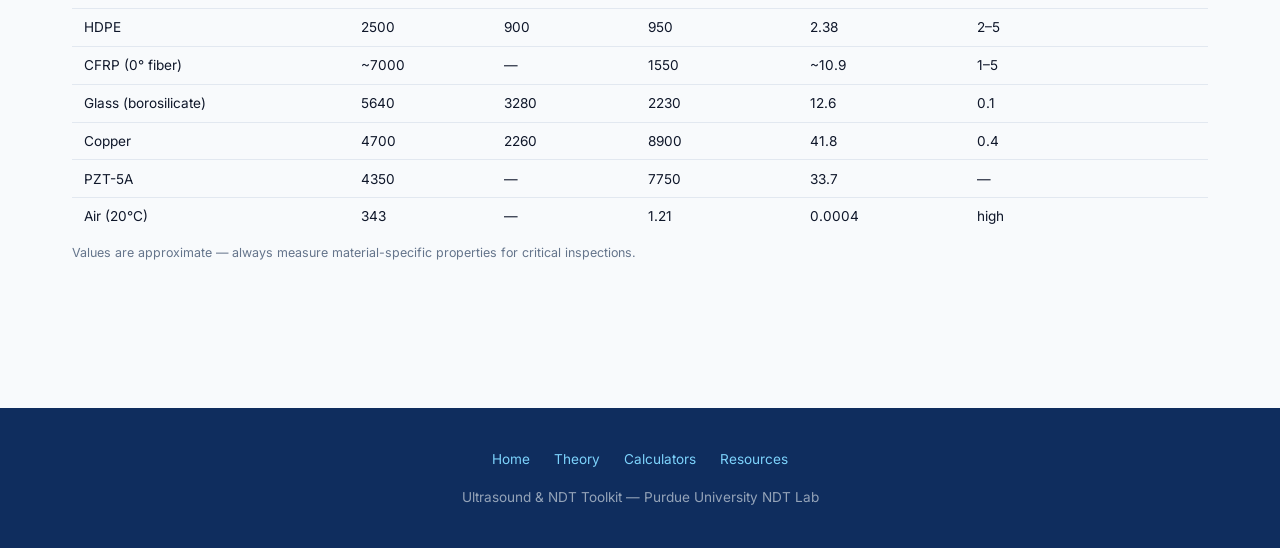
<file: calculators.html>
<!DOCTYPE html>
<html lang="en">
<head>
  <meta charset="UTF-8" />
  <meta name="viewport" content="width=device-width, initial-scale=1.0" />
  <meta name="theme-color" content="#0f2d5e" />
  <script>(function(){try{var t=localStorage.getItem('theme');if(!t){t=window.matchMedia('(prefers-color-scheme: dark)').matches?'dark':'light';}document.documentElement.setAttribute('data-theme',t);}catch(e){}})();</script>
  <title>Calculators — Ultrasound &amp; NDT Toolkit</title>
  <link rel="canonical" href="https://ultrasoundndt.com/calculators.html">
  <link rel="preconnect" href="https://fonts.googleapis.com" />
  <link href="https://fonts.googleapis.com/css2?family=Inter:wght@400;500;600;700;800&display=swap" rel="stylesheet" />
  <link rel="stylesheet" href="assets/css/style.css" />
  <style>
    /* ---- Page-level overrides: blended full-bleed calculator bands ----
       No boxed cards — each calculator is a full-bleed band that blends
       into the page, distinguished from its neighbors only by alternating
       between the two neutral surface tones (no border/shadow/gap). The
       box-shadow + clip-path pair paints the background to the viewport
       edges without a 100vw breakout, and clip-path keeps it from
       bleeding into the next calculator vertically. */
    .section { padding: 3.5rem 0 5rem; }
    .container { padding: 0; }
    .calc-box {
      max-width: none;
      position: relative;
      padding: 3rem 2rem;
      background: var(--bg);
      box-shadow: 0 0 0 100vmax var(--bg);
      clip-path: inset(0 -100vmax);
      border-radius: 0;
      border: none;
      transition: var(--transition-theme);
    }
    .calc-box.calc-box-b { background: var(--bg-card); box-shadow: 0 0 0 100vmax var(--bg-card); }

    /* ---- One calculator per row, no gap — bands sit flush ---- */
    .calc-grid {
      display: grid;
      grid-template-columns: 1fr;
      gap: 0;
    }

    /* ---- Inner 2-panel: inputs left, viz right ---- */
    .calc-inner {
      display: flex;
      gap: 1.25rem;
      align-items: flex-start;
      margin-top: .4rem;
    }
    .calc-inputs {
      flex: 0 0 auto;
      width: min(340px, 40%);
      display: flex;
      flex-direction: column;
      gap: 0;
    }
    .calc-inputs-wide {        /* water-path has more controls */
      width: min(380px, 42%);
    }

    /* ---- Wave Velocity + TOFD: match standard layout ---- */
    .calc-layout {
      display: flex;
      gap: 1.25rem;
      align-items: flex-start;
      margin-top: .4rem;
    }
    .calc-layout .calc-inputs { width: min(340px, 40%); }
    .calc-visual {
      flex: 1 1 auto;
      min-width: 0;
      aspect-ratio: 2 / 1;
      background: var(--surface-screen);
      border: 1.5px solid var(--border);
      border-radius: 10px;
      overflow: hidden;
      line-height: 0;
    }
    .calc-visual canvas { display: block; width: 100%; height: 100%; object-fit: contain; }
    .inp-label {
      display: block;
      font-size: .85rem;
      font-weight: 600;
      color: var(--text);
      margin-bottom: .3rem;
      margin-top: .6rem;
    }
    .inp-label:first-child { margin-top: 0; }
    .calc-layout input[type="number"] {
      width: 100%;
      padding: .5rem .8rem;
      border: 1.5px solid var(--border);
      border-radius: 6px;
      font-size: .93rem;
      color: var(--text);
      background: var(--bg-card);
      transition: border-color .15s, var(--transition-theme);
      box-sizing: border-box;
    }
    .calc-layout input[type="number"]:focus {
      outline: none;
      border-color: var(--brand-cyan);
      box-shadow: 0 0 0 3px rgba(8,145,178,.12);
    }

    /* ---- Canvas visualization wrapper ---- */
    .calc-viz {
      flex: 1 1 auto;
      min-width: 0;            /* allow flex shrinking */
      aspect-ratio: 2 / 1;     /* consistent frame across all calculators */
      background: var(--surface-screen);
      border: 1.5px solid var(--border);
      border-radius: 10px;
      overflow: hidden;
      line-height: 0;
    }
    .calc-viz canvas {
      display: block;
      width: 100%;
      height: 100%;
      object-fit: contain;     /* preserve each diagram without stretching */
    }

    /* ---- Section label + heading ---- */
    .calc-section-title {
      font-size: .68rem;
      font-weight: 700;
      text-transform: uppercase;
      letter-spacing: .1em;
      color: var(--brand-cyan);
      margin-bottom: .2rem;
    }
    .calc-box h3 { font-size: 1.05rem; color: var(--heading-accent); margin-bottom: .85rem; }

    /* ---- Tighten form-group spacing ---- */
    .form-group { margin-bottom: .6rem; }
    .calc-box h3 { margin-bottom: .65rem; }

    /* ---- Result, formula, desc ---- */
    .calc-result {
      margin-top: .6rem;
      padding: .7rem .9rem;
      background: var(--accent-light);
      border-radius: 8px;
      border-left: 4px solid var(--brand-cyan);
    }
    .calc-result .result-label { font-size: .72rem; font-weight: 700; color: var(--brand-cyan); text-transform: uppercase; letter-spacing: .06em; }
    .calc-result .result-value { font-size: 1.45rem; font-weight: 800; color: var(--heading-accent); }
    .calc-result .result-unit  { font-size: .88rem; font-weight: 500; color: var(--text-muted); margin-left: .25rem; }
    .calc-formula { margin-top: .5rem; padding: .5rem .85rem; background: var(--bg); border-radius: 6px; font-family: var(--font-mono); font-size: .86rem; color: var(--text-muted); }
    .calc-desc { font-size: .79rem; color: var(--text); margin-top: .4rem; line-height: 1.5; }

    /* ---- Dual-result row (wavelength) ---- */
    .result-row { display: grid; grid-template-columns: 1fr 1fr; gap: .5rem; margin-top: .6rem; }
    .result-row .calc-result { margin-top: 0; }

    /* ---- Impedance 2×2 grid ---- */
    .z-result-grid { display: grid; grid-template-columns: 1fr 1fr; gap: .5rem; margin-top: .55rem; }
    .z-cell { background: var(--accent-light); border-radius: 8px; padding: .55rem .8rem; text-align: center; }
    .z-cell .z-label { font-size: .68rem; font-weight: 700; color: var(--brand-cyan); text-transform: uppercase; letter-spacing: .05em; }
    .z-cell .z-val   { font-size: 1.1rem;  font-weight: 800; color: var(--heading-accent); margin-top: .1rem; }

    /* ---- Material table ---- */
    .mat-table { width: 100%; border-collapse: collapse; font-size: .85rem; margin-top: .75rem; }
    .mat-table th { background: var(--brand-navy); color: #fff; padding: .5rem .75rem; text-align: left; font-weight: 600; }
    .mat-table td { padding: .45rem .75rem; border-bottom: 1px solid var(--border); color: var(--text); }
    .mat-table tr:last-child td { border-bottom: none; }
    .mat-table tr:hover td { background: var(--accent-light); }

    @media (max-width: 720px) {
      .calc-inner, .calc-layout { flex-direction: column; }
      .calc-inputs, .calc-inputs-wide { width: 100%; }
      .calc-layout .calc-inputs { width: 100%; }
      .calc-viz, .calc-visual { width: 100%; }
      .result-row { grid-template-columns: 1fr; }
    }
  </style>
</head>
<body>

<!-- ── NAV ─────────────────────────────────────────────── -->
<nav class="nav">
  <a class="nav-brand" href="index.html">
    <svg viewBox="0 0 28 28" fill="none" xmlns="http://www.w3.org/2000/svg">
      <circle cx="14" cy="14" r="3" fill="#06b6d4"/>
      <path d="M14 6 Q20 14 14 22" stroke="#7dd3fc" stroke-width="1.8" fill="none" stroke-linecap="round"/>
      <path d="M14 9 Q18 14 14 19" stroke="#38bdf8" stroke-width="1.8" fill="none" stroke-linecap="round"/>
      <path d="M14 6 Q8 14 14 22" stroke="#7dd3fc" stroke-width="1.8" fill="none" stroke-linecap="round"/>
      <path d="M14 9 Q10 14 14 19" stroke="#38bdf8" stroke-width="1.8" fill="none" stroke-linecap="round"/>
    </svg>
    Ultrasound NDT Toolkit
  </a>
  <ul class="nav-links">
    <li><a href="index.html">Home</a></li>
    <li><a href="theory.html">Theory</a></li>
    <li><a href="calculators.html" class="active">Calculators</a></li>
    <li><a href="signal-processing.html">Signal Processing</a></li>
    <li><a href="resources.html">Resources</a></li>
    <li><a href="about.html">About</a></li>
  </ul>
  <button class="nav-hamburger" aria-label="Menu">
    <svg width="22" height="22" viewBox="0 0 24 24" fill="none" stroke="currentColor" stroke-width="2.2">
      <line x1="3" y1="6" x2="21" y2="6"/><line x1="3" y1="12" x2="21" y2="12"/><line x1="3" y1="18" x2="21" y2="18"/>
    </svg>
  </button>
</nav>

<!-- ── PAGE HEADER ─────────────────────────────────────── -->
<div class="page-header">
  <h1>&#129518; Calculators</h1>
  <p>Interactive tools — inputs on the left, live visualization on the right</p>
</div>

<!-- ── CALCULATORS ─────────────────────────────────────── -->
<section class="section">
  <div class="container">
    <div class="calc-grid">

      <!-- ══ 1. WAVELENGTH ══════════════════════════════ -->
      <div class="calc-box" id="wavelength">
        <div class="calc-section-title">Wave Physics</div>
        <h3>&#955; Wavelength in Two Media</h3>
        <div class="calc-inner">

          <div class="calc-inputs">
            <div class="form-group">
              <label for="wl-freq">Frequency (MHz)</label>
              <input type="number" id="wl-freq" value="5" min="0.01" step="0.5" oninput="calcWavelength()" />
            </div>
            <div class="form-group">
              <label for="wl-c1">Speed — Medium 1 / Water (m/s)</label>
              <input type="number" id="wl-c1" value="1480" min="1" step="10" oninput="calcWavelength()" />
            </div>
            <div class="form-group">
              <label for="wl-c2">Speed — Medium 2 / Solid (m/s)</label>
              <input type="number" id="wl-c2" value="5900" min="1" step="10" oninput="calcWavelength()" />
            </div>

            <div class="result-row">
              <div class="calc-result" id="wl-res1">
                <div class="result-label">&#955;&#8321; in Medium 1</div>
                <span class="result-value">—</span>
                <span class="result-unit">mm</span>
              </div>
              <div class="calc-result" id="wl-res2">
                <div class="result-label">&#955;&#8322; in Medium 2</div>
                <span class="result-value">—</span>
                <span class="result-unit">mm</span>
              </div>
            </div>

            <div class="calc-formula">&#955; = c / f</div>
            <p class="calc-desc">
              The wavelength scales with wave speed — a faster material yields longer wavelengths
              at the same frequency. The animation shows the spatial pressure pattern in each medium.
              Compressions move rightward; the ratio &#955;&#8322;/&#955;&#8321; = c&#8322;/c&#8321;.
            </p>
          </div>

          <div class="calc-viz">
            <canvas id="wl-canvas" width="600" height="190"></canvas>
          </div>
        </div>
      </div>

      <!-- ══ 2. WATER PATH ══════════════════════════════ -->
      <div class="calc-box calc-box-b" id="waterpath">
        <div class="calc-section-title">Immersion Testing</div>
        <h3>&#128167; Water Path Calculator</h3>
        <div class="calc-inner">

          <div class="calc-inputs calc-inputs-wide">
            <div class="form-row">
              <div class="form-group">
                <label for="wp-focal">Focal Length <em>f</em> (mm)</label>
                <input type="number" id="wp-focal" value="75" min="1" step="1" oninput="calcWaterPath()" />
              </div>
              <div class="form-group">
                <label for="wp-thick">Material Thickness (mm)</label>
                <input type="number" id="wp-thick" value="30" min="0.1" step="1" oninput="calcWaterPath()" />
              </div>
            </div>
            <div class="form-row">
              <div class="form-group">
                <label for="wp-cs">Speed in Material c&#8347; (m/s)</label>
                <input type="number" id="wp-cs" value="5900" min="1" step="10" oninput="calcWaterPath()" />
              </div>
              <div class="form-group">
                <label for="wp-cw">Speed in Water c&#8346; (m/s)</label>
                <input type="number" id="wp-cw" value="1495" min="1" step="1" oninput="calcWaterPath()" />
              </div>
            </div>
            <div class="form-group">
              <label for="wp-focus">Focus Depth in Material <em>mp</em> (mm)</label>
              <input type="number" id="wp-focus" value="15" min="0.1" step="0.5" oninput="calcWaterPath()" />
              <p style="font-size:.76rem;color:var(--text-muted);margin-top:.2rem;">Must be &le; material thickness</p>
            </div>

            <div class="calc-result" id="wp-result">
              <div class="result-label">Required Water Path (WP)</div>
              <span class="result-value">—</span>
              <span class="result-unit">mm</span>
            </div>
            <div class="calc-formula">WP = f &minus; mp &times; (c&#8347; / c&#8346;)</div>
            <p class="calc-desc">
              Position the transducer face this distance above the material surface.
              The longer path in the faster solid "uses up" focal length equivalent to
              <em>mp &times; c&#8347;/c&#8346;</em> mm of water path.<br/><br/>
              <strong>c&#8346; default 1495 m/s</strong> &asymp; water at 23&thinsp;&deg;C
              (&plusmn;3 m/s per &deg;C).
            </p>
          </div>

          <div class="calc-viz">
            <canvas id="wp-canvas" width="440" height="230"></canvas>
          </div>
        </div>
      </div>

      <!-- ══ 3. NEAR-FIELD DISTANCE ═════════════════════ -->
      <div class="calc-box" id="nearfield">
        <div class="calc-section-title">Beam Physics</div>
        <h3>&#128301; Near-Field Distance</h3>
        <div class="calc-inner">

          <div class="calc-inputs">
            <div class="form-row">
              <div class="form-group">
                <label for="nf-diam">Transducer Diameter (mm)</label>
                <input type="number" id="nf-diam" value="12.7" min="0.1" step="0.1" oninput="calcNearField()" />
              </div>
              <div class="form-group">
                <label for="nf-freq">Frequency (MHz)</label>
                <input type="number" id="nf-freq" value="5" min="0.01" step="0.1" oninput="calcNearField()" />
              </div>
            </div>
            <div class="form-group">
              <label for="nf-vel">Wave Speed (m/s)</label>
              <input type="number" id="nf-vel" value="5900" min="1" step="10" oninput="calcNearField()" />
            </div>

            <div class="calc-result" id="nf-result">
              <div class="result-label">Near-Field Distance N</div>
              <span class="result-value">—</span>
              <span class="result-unit">mm</span>
            </div>
            <div class="calc-formula">N = D&sup2; / (4&#955;) = D&sup2; &sdot; f / (4c)</div>
            <p class="calc-desc">
              Inspect at or beyond N for stable, predictable amplitude response.
              In the near field, constructive/destructive interference causes
              irregular amplitude variations that complicate flaw sizing.
            </p>
          </div>

          <div class="calc-viz">
            <canvas id="nf-canvas" width="520" height="180"></canvas>
          </div>
        </div>
      </div>

      <!-- ══ 4. TIME-OF-FLIGHT → DEPTH ═════════════════ -->
      <div class="calc-box calc-box-b" id="tof">
        <div class="calc-section-title">Depth Sizing</div>
        <h3>&#9203; Time-of-Flight &rarr; Depth</h3>
        <div class="calc-inner">

          <div class="calc-inputs">
            <div class="form-row">
              <div class="form-group">
                <label for="tof-time">Round-Trip TOF (&mu;s)</label>
                <input type="number" id="tof-time" value="2.0" min="0" step="0.01" oninput="calcDepth()" />
              </div>
              <div class="form-group">
                <label for="tof-vel">Wave Speed (m/s)</label>
                <input type="number" id="tof-vel" value="5900" min="1" step="10" oninput="calcDepth()" />
              </div>
            </div>

            <div class="calc-result" id="tof-result">
              <div class="result-label">Depth (one-way)</div>
              <span class="result-value">—</span>
              <span class="result-unit">mm</span>
            </div>
            <div class="calc-formula">d = (TOF &times; c) / 2</div>
            <p class="calc-desc">
              Enter the total round-trip time from the A-scan (transducer
              face to reflector and back). The result is the one-way depth.
              Divide by 2 because the pulse travels down and back.
            </p>
          </div>

          <div class="calc-viz">
            <canvas id="tof-canvas" width="320" height="220"></canvas>
          </div>
        </div>
      </div>

      <!-- ══ 5. ATTENUATION ══════════════════════════════ -->
      <div class="calc-box" id="attenuation">
        <div class="calc-section-title">Signal Loss</div>
        <h3>&#128308; Attenuation Loss</h3>
        <div class="calc-inner">

          <div class="calc-inputs">
            <div class="form-row">
              <div class="form-group">
                <label for="att-coeff">Coeff. &alpha; (dB/mm/MHz)</label>
                <input type="number" id="att-coeff" value="0.5" min="0" step="0.01" oninput="calcAttenuation()" />
              </div>
              <div class="form-group">
                <label for="att-freq">Frequency (MHz)</label>
                <input type="number" id="att-freq" value="5" min="0" step="0.1" oninput="calcAttenuation()" />
              </div>
            </div>
            <div class="form-group">
              <label for="att-dist">Propagation Distance (mm)</label>
              <input type="number" id="att-dist" value="50" min="0" step="1" oninput="calcAttenuation()" />
            </div>

            <div class="calc-result" id="att-result">
              <div class="result-label">Total Attenuation</div>
              <span class="result-value">—</span>
              <span class="result-unit">dB</span>
            </div>
            <div class="calc-formula">Loss = &alpha; &times; f &times; d</div>
            <p class="calc-desc">
              Typical &alpha; (dB/mm/MHz): steel 0.3&ndash;1.5, aluminum 0.2&ndash;0.8,
              CFRP 1&ndash;5, HDPE 2&ndash;5, water 0.002.
              Coarse-grained castings can be 10&times; higher than wrought alloys.
            </p>
          </div>

          <div class="calc-viz">
            <canvas id="att-canvas" width="560" height="160"></canvas>
          </div>
        </div>
      </div>

      <!-- ══ 6. SNELL'S LAW ══════════════════════════════ -->
      <div class="calc-box calc-box-b" id="snell">
        <div class="calc-section-title">Refraction &amp; Mode Conversion</div>
        <h3>&#128200; Snell&apos;s Law &amp; Critical Angle</h3>
        <div class="calc-inner">

          <div class="calc-inputs">
            <div class="form-group">
              <label for="sn-angle">Incident Angle &theta;&#8321; (deg)</label>
              <input type="number" id="sn-angle" value="20" min="0" max="90" step="0.5" oninput="calcSnell()" />
            </div>
            <div class="form-row">
              <div class="form-group">
                <label for="sn-v1">Speed c&#8321; in Medium 1 (m/s)</label>
                <input type="number" id="sn-v1" value="1480" min="1" step="10" oninput="calcSnell()" />
              </div>
              <div class="form-group">
                <label for="sn-v2">Speed c&#8322; in Medium 2 (m/s)</label>
                <input type="number" id="sn-v2" value="5900" min="1" step="10" oninput="calcSnell()" />
              </div>
            </div>

            <div class="calc-result" id="sn-result">
              <div class="result-label">Refracted Angle &theta;&#8322;</div>
              <span class="result-value">—</span>
              <span class="result-unit">°</span>
            </div>
            <div class="calc-formula">sin(&theta;&#8322;) = (c&#8322;/c&#8321;) &sdot; sin(&theta;&#8321;)</div>
            <p class="calc-desc">
              Default: water &rarr; steel (L-wave). For shear-wave wedge inspection
              use c&#8322;&nbsp;=&nbsp;3200&nbsp;m/s. &ldquo;TIR&rdquo; = total internal reflection
              (incident angle exceeds first critical angle).
            </p>
          </div>

          <div class="calc-viz">
            <canvas id="sn-canvas" width="420" height="220"></canvas>
          </div>
        </div>
      </div>

      <!-- ══ 7. ACOUSTIC IMPEDANCE ═══════════════════════ -->
      <div class="calc-box" id="impedance">
        <div class="calc-section-title">Interface Analysis</div>
        <h3>&#128260; Acoustic Impedance &amp; Reflection</h3>
        <div class="calc-inner">

          <div class="calc-inputs">
            <div class="form-row">
              <div class="form-group">
                <label for="z-rho1">Density &#961;&#8321; (kg/m&sup3;)</label>
                <input type="number" id="z-rho1" value="1000" min="1" step="10" oninput="calcImpedance()" />
              </div>
              <div class="form-group">
                <label for="z-v1">Speed c&#8321; (m/s)</label>
                <input type="number" id="z-v1" value="1480" min="1" step="10" oninput="calcImpedance()" />
              </div>
            </div>
            <div class="form-row">
              <div class="form-group">
                <label for="z-rho2">Density &#961;&#8322; (kg/m&sup3;)</label>
                <input type="number" id="z-rho2" value="7800" min="1" step="10" oninput="calcImpedance()" />
              </div>
              <div class="form-group">
                <label for="z-v2">Speed c&#8322; (m/s)</label>
                <input type="number" id="z-v2" value="5900" min="1" step="10" oninput="calcImpedance()" />
              </div>
            </div>

            <div class="z-result-grid">
              <div class="z-cell"><div class="z-label">Z&#8321;</div><div class="z-val" id="z-z1">—</div></div>
              <div class="z-cell"><div class="z-label">Z&#8322;</div><div class="z-val" id="z-z2">—</div></div>
              <div class="z-cell"><div class="z-label">Reflection R</div><div class="z-val" id="z-r">—</div></div>
              <div class="z-cell"><div class="z-label">Transmission T</div><div class="z-val" id="z-t">—</div></div>
            </div>
            <div class="calc-formula">Z = &#961;c &nbsp;&nbsp; R = [(Z&#8322;&minus;Z&#8321;)/(Z&#8322;+Z&#8321;)]&sup2;</div>
            <p class="calc-desc">Default: water / steel. R and T are intensity coefficients (sum to 100%). A large impedance mismatch means most energy reflects — explaining why couplant is critical.</p>
          </div>

          <div class="calc-viz">
            <canvas id="z-canvas" width="440" height="200"></canvas>
          </div>
        </div>
      </div>

      <!-- ══ 8. BEAM DIVERGENCE ════════════════════════ -->
      <div class="calc-box calc-box-b" id="beamdiv">
        <div class="calc-section-title">Beam Physics</div>
        <h3>&#128269; Beam Divergence &amp; Spread</h3>
        <div class="calc-inner">

          <div class="calc-inputs">
            <div class="form-row">
              <div class="form-group">
                <label for="bd-diam">Transducer Diameter (mm)</label>
                <input type="number" id="bd-diam" value="12.7" min="0.1" step="0.1" oninput="calcBeamDiv()" />
              </div>
              <div class="form-group">
                <label for="bd-freq">Frequency (MHz)</label>
                <input type="number" id="bd-freq" value="5" min="0.01" step="0.1" oninput="calcBeamDiv()" />
              </div>
            </div>
            <div class="form-group">
              <label for="bd-vel">Wave Speed (m/s)</label>
              <input type="number" id="bd-vel" value="5900" min="1" step="10" oninput="calcBeamDiv()" />
            </div>

            <div class="result-row">
              <div class="calc-result" id="bd-res1">
                <div class="result-label">Half-angle &theta;<sub>½</sub> (−6 dB)</div>
                <span class="result-value">—</span>
                <span class="result-unit">°</span>
              </div>
              <div class="calc-result" id="bd-res2">
                <div class="result-label">Full Beam Spread</div>
                <span class="result-value">—</span>
                <span class="result-unit">°</span>
              </div>
            </div>

            <div class="calc-formula">sin(&theta;<sub>½</sub>) = 0.514&#955;/D &nbsp;&nbsp; sin(&theta;) = 1.2&#955;/D</div>
            <p class="calc-desc">
              Half-angle &theta;<sub>½</sub> is from the acoustic axis to the −6 dB pressure edge.
              Full beam spread = 2 &times; &theta;<sub>½</sub>. Larger diameter or higher
              frequency concentrates the beam. Near-field distance N is shown for context.
            </p>
          </div>

          <div class="calc-viz">
            <canvas id="bd-canvas" width="500" height="200"></canvas>
          </div>
        </div>
      </div>

      <!-- Wave Velocity from Material Properties -->
      <div class="calc-box" id="wavevelocity">
        <h3>&#9881; Wave Velocity from Material Properties</h3>
        <p style="font-size:.84rem;color:var(--text);margin-bottom:1rem;">
          Calculates longitudinal (c<sub>L</sub>) and shear (c<sub>S</sub>) wave speeds from elastic constants.
          Useful when measuring new alloys or composites where tabulated values are unavailable.
        </p>
        <div class="calc-layout">
          <div class="calc-inputs">
            <label class="inp-label">Young's Modulus E (GPa)</label>
            <input type="number" id="wv-E" value="207" min="0.1" step="1" oninput="calcWaveVel()" />
            <label class="inp-label">Poisson's Ratio &nu;</label>
            <input type="number" id="wv-nu" value="0.29" min="0.01" max="0.49" step="0.01" oninput="calcWaveVel()" />
            <label class="inp-label">Density &rho; (kg/m&sup3;)</label>
            <input type="number" id="wv-rho" value="7800" min="100" step="10" oninput="calcWaveVel()" />
            <div style="display:grid;grid-template-columns:1fr 1fr;gap:.6rem;margin-top:.5rem;">
              <div class="calc-result" id="wv-cL">—</div>
              <div class="calc-result" id="wv-cS">—</div>
            </div>
            <div class="calc-result" id="wv-ratio" style="margin-top:.5rem;font-size:.85rem;">—</div>
          </div>
          <div class="calc-visual">
            <canvas id="wv-canvas" width="380" height="200"></canvas>
          </div>
        </div>
      </div>

      <!-- TOFD Crack Sizing -->
      <div class="calc-box calc-box-b" id="tofd-calc">
        <h3>&#128400; TOFD Crack Height Sizing</h3>
        <p style="font-size:.84rem;color:var(--text);margin-bottom:1rem;">
          Computes crack height from the time difference between tip and base diffraction signals.
          Based on: <em>a = cos&theta; &times; (&Delta;t &times; v) / 2</em>
        </p>
        <div class="calc-layout">
          <div class="calc-inputs">
            <label class="inp-label">Probe Half-Angle &theta; (degrees)</label>
            <input type="number" id="tofd-angle" value="60" min="1" max="85" step="0.5" oninput="calcTOFD()" />
            <label class="inp-label">Time Difference &Delta;t (&micro;s)</label>
            <input type="number" id="tofd-dt" value="1.2" min="0.001" step="0.01" oninput="calcTOFD()" />
            <label class="inp-label">Wave Velocity v (m/s)</label>
            <input type="number" id="tofd-vel" value="3200" min="100" step="10" oninput="calcTOFD()" />
            <div class="calc-result" id="tofd-result" style="margin-top:.5rem;">—</div>
          </div>
          <div class="calc-visual">
            <canvas id="tofd-canvas" width="320" height="200"></canvas>
          </div>
        </div>
      </div>

    </div><!-- /calc-grid -->

    <!-- ── MATERIAL REFERENCE TABLE ───────────────────── -->
    <div style="margin-top:3rem; padding:0 2rem;">
      <h2 style="margin-bottom:.5rem;">&#128206; Material Reference</h2>
      <p style="margin-bottom:1rem; font-size:.9rem;">Longitudinal wave speed, density, and acoustic impedance at room temperature.</p>
      <div style="overflow-x:auto;">
        <table class="mat-table">
          <thead>
            <tr>
              <th>Material</th>
              <th>c<sub>L</sub> (m/s)</th>
              <th>c<sub>S</sub> (m/s)</th>
              <th>&rho; (kg/m&sup3;)</th>
              <th>Z (MRayl)</th>
              <th>&alpha; (dB/mm/MHz)</th>
            </tr>
          </thead>
          <tbody>
            <tr><td>Steel (carbon)</td><td>5900</td><td>3200</td><td>7800</td><td>46.0</td><td>0.5–1.5</td></tr>
            <tr><td>Aluminum 6061</td><td>6320</td><td>3130</td><td>2700</td><td>17.1</td><td>0.2–0.8</td></tr>
            <tr><td>Titanium Ti-6Al-4V</td><td>6070</td><td>3110</td><td>4430</td><td>26.9</td><td>0.3–1.0</td></tr>
            <tr><td>Water (20°C)</td><td>1480</td><td>—</td><td>998</td><td>1.48</td><td>0.002</td></tr>
            <tr><td>Water (23°C)</td><td>1495</td><td>—</td><td>997</td><td>1.49</td><td>0.002</td></tr>
            <tr><td>Glycerin</td><td>1920</td><td>—</td><td>1260</td><td>2.42</td><td>0.05</td></tr>
            <tr><td>HDPE</td><td>2500</td><td>900</td><td>950</td><td>2.38</td><td>2–5</td></tr>
            <tr><td>CFRP (0° fiber)</td><td>~7000</td><td>—</td><td>1550</td><td>~10.9</td><td>1–5</td></tr>
            <tr><td>Glass (borosilicate)</td><td>5640</td><td>3280</td><td>2230</td><td>12.6</td><td>0.1</td></tr>
            <tr><td>Copper</td><td>4700</td><td>2260</td><td>8900</td><td>41.8</td><td>0.4</td></tr>
            <tr><td>PZT-5A</td><td>4350</td><td>—</td><td>7750</td><td>33.7</td><td>—</td></tr>
            <tr><td>Air (20°C)</td><td>343</td><td>—</td><td>1.21</td><td>0.0004</td><td>high</td></tr>
          </tbody>
        </table>
      </div>
      <p style="font-size:.78rem;color:var(--text-muted);margin-top:.5rem;">Values are approximate — always measure material-specific properties for critical inspections.</p>
    </div>

  </div>
</section>

<footer class="footer">
  <div class="footer-links">
    <a href="index.html">Home</a>
    <a href="theory.html">Theory</a>
    <a href="calculators.html">Calculators</a>
    <a href="resources.html">Resources</a>
  </div>
  <p>Ultrasound &amp; NDT Toolkit &mdash; Purdue University NDT Lab</p>
</footer>

<script src="assets/js/manim-viz.js"></script>
<script src="assets/js/main.js"></script>
<script>
  /* Script is at end of <body> — DOM is fully parsed, call directly. */
  calcWavelength();
  calcWaterPath();
  calcNearField();
  calcDepth();
  calcAttenuation();
  calcSnell();
  calcImpedance();
  calcBeamDiv();
  calcWaveVel();
  calcTOFD();

  /* Rebuild static canvases after their responsive frames change size. */
  let calcResizeTimer;
  window.addEventListener('resize', () => {
    clearTimeout(calcResizeTimer);
    calcResizeTimer = setTimeout(() => {
      calcWaterPath(); calcNearField(); calcDepth(); calcAttenuation();
      calcSnell(); calcImpedance(); calcBeamDiv(); calcWaveVel(); calcTOFD();
    }, 120);
  });
</script>
</body>
</html>
</file>
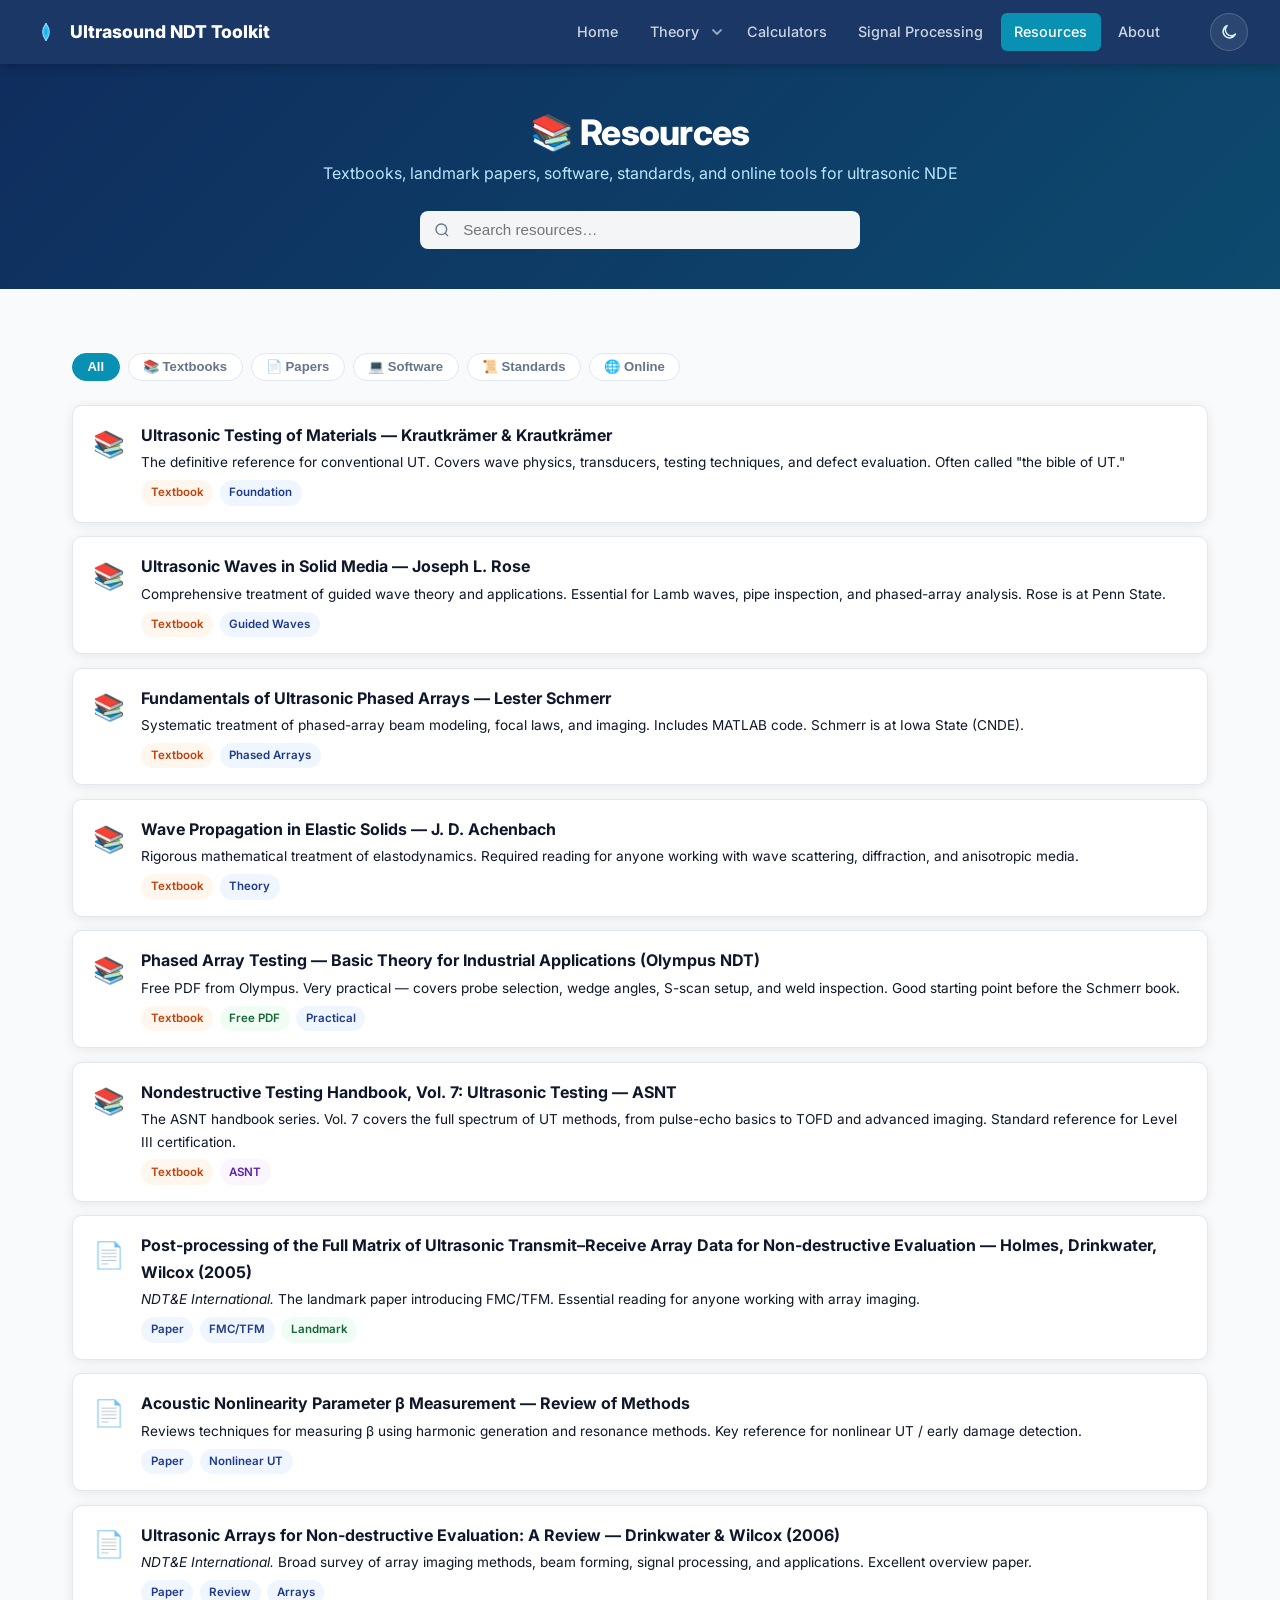
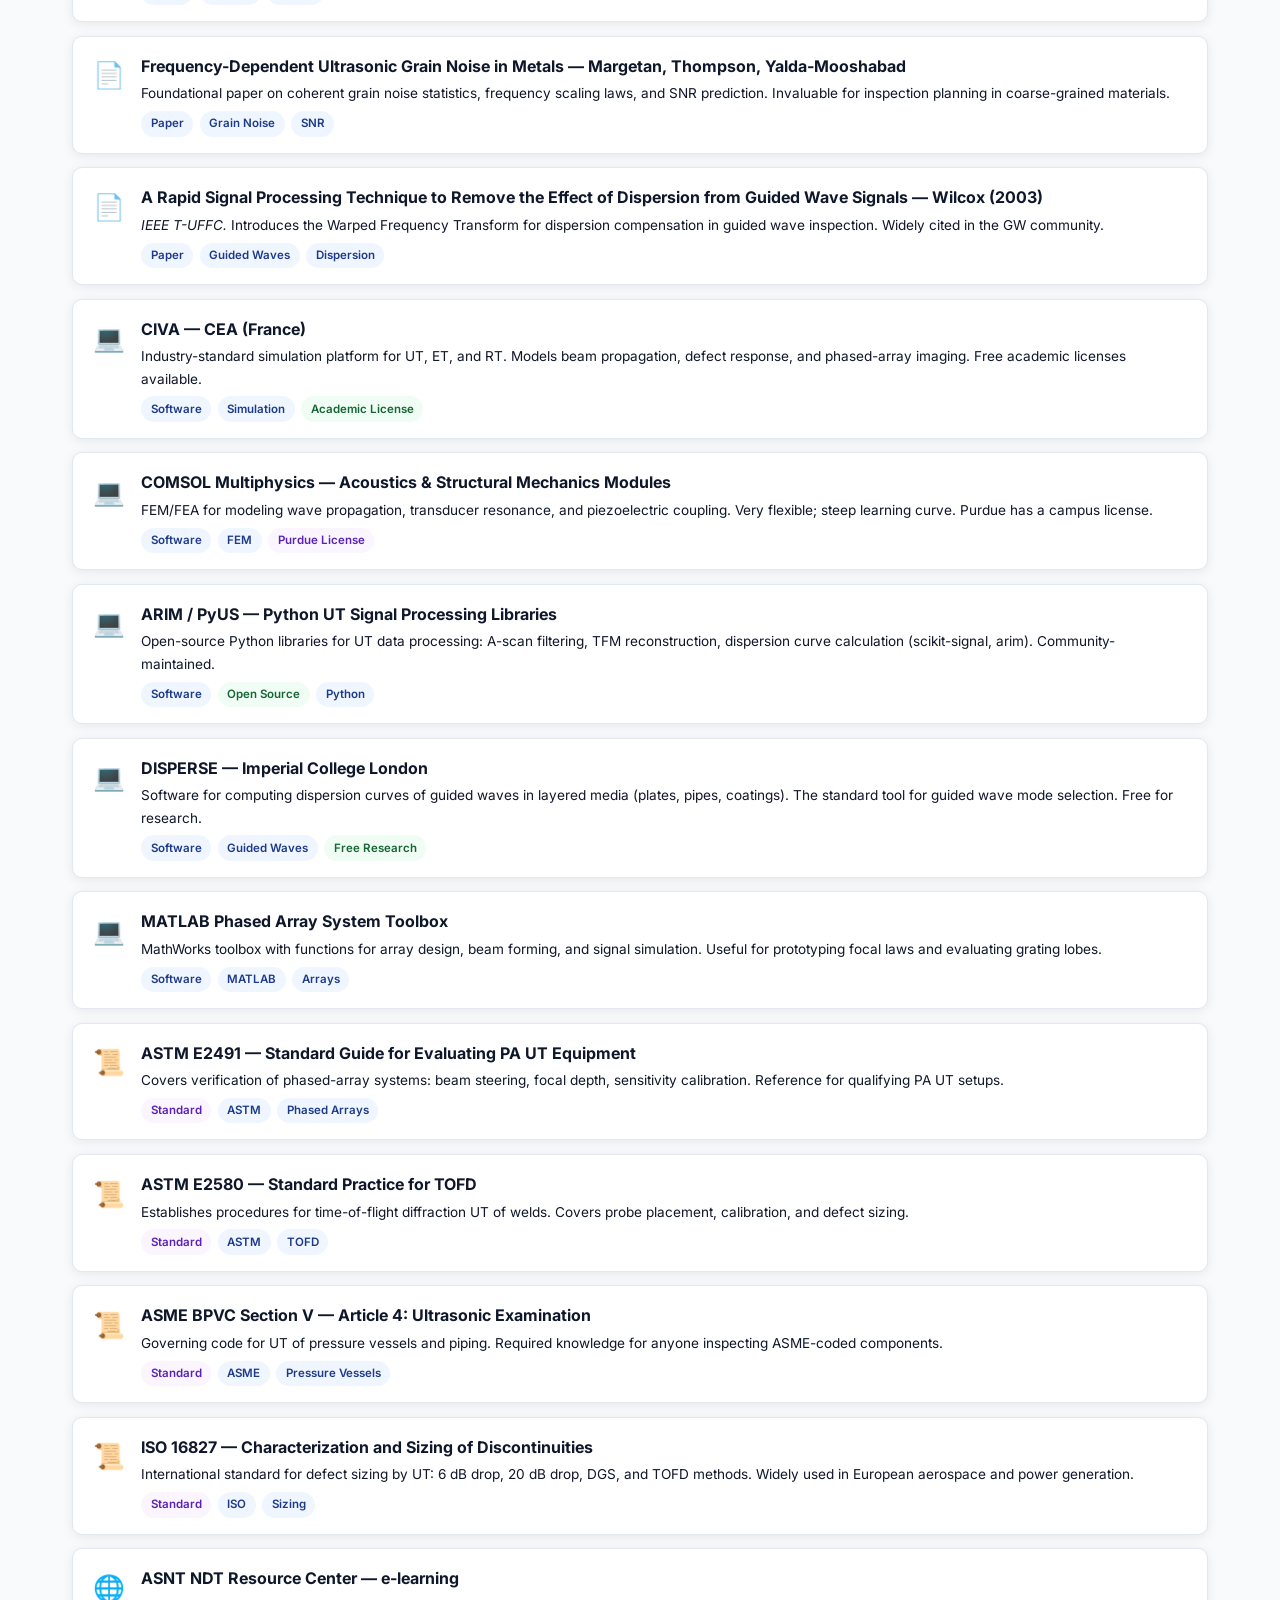
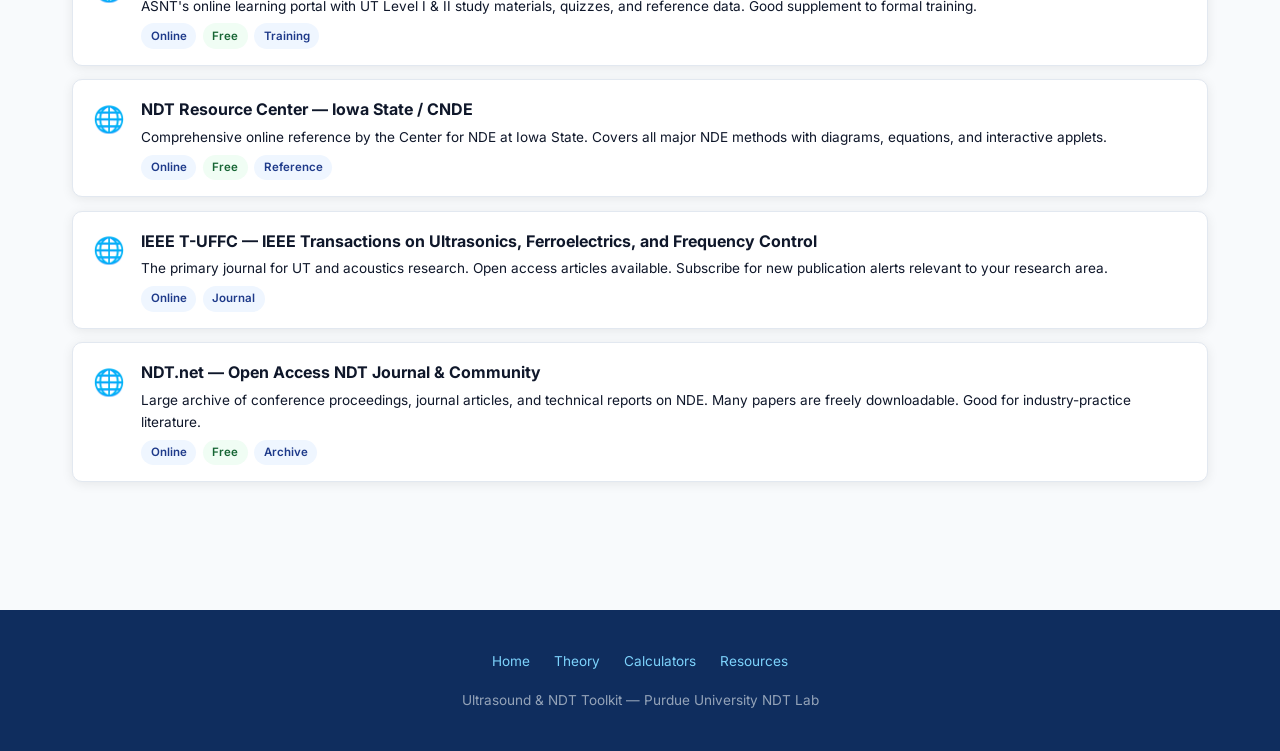
<file: resources.html>
<!DOCTYPE html>
<html lang="en">
<head>
  <meta charset="UTF-8" />
  <meta name="viewport" content="width=device-width, initial-scale=1.0" />
  <meta name="theme-color" content="#0f2d5e" />
  <script>(function(){try{var t=localStorage.getItem('theme');if(!t){t=window.matchMedia('(prefers-color-scheme: dark)').matches?'dark':'light';}document.documentElement.setAttribute('data-theme',t);}catch(e){}})();</script>
  <title>Resources — Ultrasound &amp; NDT Toolkit</title>
  <link rel="canonical" href="https://ultrasoundndt.com/resources.html">
  <link rel="preconnect" href="https://fonts.googleapis.com" />
  <link href="https://fonts.googleapis.com/css2?family=Inter:wght@400;500;600;700;800&display=swap" rel="stylesheet" />
  <link rel="stylesheet" href="assets/css/style.css" />
  <style>
    .res-section { margin-bottom: 3rem; }
    .res-section h2 { border-bottom: 2px solid var(--border); padding-bottom: .5rem; margin-bottom: 1.25rem; }
    .filter-bar {
      display: flex;
      flex-wrap: wrap;
      gap: .5rem;
      margin-bottom: 1.5rem;
    }
    .filter-btn {
      padding: .35rem .9rem;
      border-radius: 999px;
      border: 1.5px solid var(--border);
      background: var(--bg-card);
      color: var(--text-muted);
      font-size: .82rem;
      font-weight: 600;
      cursor: pointer;
      transition: all .15s var(--ease);
    }
    .filter-btn:hover, .filter-btn.active {
      background: var(--brand-cyan);
      border-color: var(--brand-cyan);
      color: #fff;
    }
    .resource-item { display: none; }
    .resource-item.visible { display: flex; }
  </style>
</head>
<body>

<!-- NAV -->
<nav class="nav">
  <a class="nav-brand" href="index.html">
    <svg viewBox="0 0 28 28" fill="none" xmlns="http://www.w3.org/2000/svg">
      <circle cx="14" cy="14" r="3" fill="#06b6d4"/>
      <path d="M14 6 Q20 14 14 22" stroke="#7dd3fc" stroke-width="1.8" fill="none" stroke-linecap="round"/>
      <path d="M14 9 Q18 14 14 19" stroke="#38bdf8" stroke-width="1.8" fill="none" stroke-linecap="round"/>
      <path d="M14 6 Q8 14 14 22" stroke="#7dd3fc" stroke-width="1.8" fill="none" stroke-linecap="round"/>
      <path d="M14 9 Q10 14 14 19" stroke="#38bdf8" stroke-width="1.8" fill="none" stroke-linecap="round"/>
    </svg>
    Ultrasound NDT Toolkit
  </a>
  <ul class="nav-links">
    <li><a href="index.html">Home</a></li>
    <li><a href="theory.html">Theory</a></li>
    <li><a href="calculators.html">Calculators</a></li>
    <li><a href="signal-processing.html">Signal Processing</a></li>
    <li><a href="resources.html" class="active">Resources</a></li>
    <li><a href="about.html">About</a></li>
  </ul>
  <button class="nav-hamburger" aria-label="Menu">
    <svg width="22" height="22" viewBox="0 0 24 24" fill="none" stroke="currentColor" stroke-width="2.2">
      <line x1="3" y1="6" x2="21" y2="6"/><line x1="3" y1="12" x2="21" y2="12"/><line x1="3" y1="18" x2="21" y2="18"/>
    </svg>
  </button>
</nav>

<!-- PAGE HEADER -->
<div class="page-header">
  <h1>&#128218; Resources</h1>
  <p>Textbooks, landmark papers, software, standards, and online tools for ultrasonic NDE</p>
  <div class="search-bar">
    <svg viewBox="0 0 24 24" fill="none" stroke="currentColor" stroke-width="2"><circle cx="11" cy="11" r="8"/><path d="M21 21l-4.35-4.35"/></svg>
    <input type="text" id="res-search" placeholder="Search resources…" oninput="filterResources()" />
  </div>
</div>

<section class="section">
  <div class="container">

    <!-- FILTER BAR -->
    <div class="filter-bar">
      <button class="filter-btn active" onclick="setFilter('all', this)">All</button>
      <button class="filter-btn" onclick="setFilter('textbook', this)">&#128218; Textbooks</button>
      <button class="filter-btn" onclick="setFilter('paper', this)">&#128196; Papers</button>
      <button class="filter-btn" onclick="setFilter('software', this)">&#128187; Software</button>
      <button class="filter-btn" onclick="setFilter('standard', this)">&#128220; Standards</button>
      <button class="filter-btn" onclick="setFilter('online', this)">&#127760; Online</button>
    </div>

    <div id="resource-list" class="resource-list">

      <!-- ── TEXTBOOKS ─────────────────────────────────── -->
      <div class="resource-item visible" data-type="textbook" data-text="ultrasonic testing nondestructive rose">
        <div class="resource-icon">&#128218;</div>
        <div class="resource-body">
          <h4>Ultrasonic Testing of Materials — Krautkrämer &amp; Krautkrämer</h4>
          <p>The definitive reference for conventional UT. Covers wave physics, transducers, testing techniques, and defect evaluation. Often called "the bible of UT."</p>
          <div class="card-tags" style="margin-top:.4rem;">
            <span class="tag-orange tag">Textbook</span>
            <span class="tag">Foundation</span>
          </div>
        </div>
      </div>

      <div class="resource-item visible" data-type="textbook" data-text="rose ultrasonic waves solid media">
        <div class="resource-icon">&#128218;</div>
        <div class="resource-body">
          <h4>Ultrasonic Waves in Solid Media — Joseph L. Rose</h4>
          <p>Comprehensive treatment of guided wave theory and applications. Essential for Lamb waves, pipe inspection, and phased-array analysis. Rose is at Penn State.</p>
          <div class="card-tags" style="margin-top:.4rem;">
            <span class="tag-orange tag">Textbook</span>
            <span class="tag">Guided Waves</span>
          </div>
        </div>
      </div>

      <div class="resource-item visible" data-type="textbook" data-text="schmerr fundamentals ultrasonic phased arrays">
        <div class="resource-icon">&#128218;</div>
        <div class="resource-body">
          <h4>Fundamentals of Ultrasonic Phased Arrays — Lester Schmerr</h4>
          <p>Systematic treatment of phased-array beam modeling, focal laws, and imaging. Includes MATLAB code. Schmerr is at Iowa State (CNDE).</p>
          <div class="card-tags" style="margin-top:.4rem;">
            <span class="tag-orange tag">Textbook</span>
            <span class="tag">Phased Arrays</span>
          </div>
        </div>
      </div>

      <div class="resource-item visible" data-type="textbook" data-text="achenbach wave propagation elastic solids">
        <div class="resource-icon">&#128218;</div>
        <div class="resource-body">
          <h4>Wave Propagation in Elastic Solids — J. D. Achenbach</h4>
          <p>Rigorous mathematical treatment of elastodynamics. Required reading for anyone working with wave scattering, diffraction, and anisotropic media.</p>
          <div class="card-tags" style="margin-top:.4rem;">
            <span class="tag-orange tag">Textbook</span>
            <span class="tag">Theory</span>
          </div>
        </div>
      </div>

      <div class="resource-item visible" data-type="textbook" data-text="olympus ndt practical phased array">
        <div class="resource-icon">&#128218;</div>
        <div class="resource-body">
          <h4>Phased Array Testing — Basic Theory for Industrial Applications (Olympus NDT)</h4>
          <p>Free PDF from Olympus. Very practical — covers probe selection, wedge angles, S-scan setup, and weld inspection. Good starting point before the Schmerr book.</p>
          <div class="card-tags" style="margin-top:.4rem;">
            <span class="tag-orange tag">Textbook</span>
            <span class="tag-green tag">Free PDF</span>
            <span class="tag">Practical</span>
          </div>
        </div>
      </div>

      <div class="resource-item visible" data-type="textbook" data-text="nondestructive testing handbook ASNT">
        <div class="resource-icon">&#128218;</div>
        <div class="resource-body">
          <h4>Nondestructive Testing Handbook, Vol. 7: Ultrasonic Testing — ASNT</h4>
          <p>The ASNT handbook series. Vol. 7 covers the full spectrum of UT methods, from pulse-echo basics to TOFD and advanced imaging. Standard reference for Level III certification.</p>
          <div class="card-tags" style="margin-top:.4rem;">
            <span class="tag-orange tag">Textbook</span>
            <span class="tag-purple tag">ASNT</span>
          </div>
        </div>
      </div>

      <!-- ── PAPERS ─────────────────────────────────────── -->
      <div class="resource-item visible" data-type="paper" data-text="Holmes Drinkwater Wilcox total focusing method TFM 2005">
        <div class="resource-icon">&#128196;</div>
        <div class="resource-body">
          <h4>Post-processing of the Full Matrix of Ultrasonic Transmit–Receive Array Data for Non-destructive Evaluation — Holmes, Drinkwater, Wilcox (2005)</h4>
          <p><em>NDT&amp;E International.</em> The landmark paper introducing FMC/TFM. Essential reading for anyone working with array imaging.</p>
          <div class="card-tags" style="margin-top:.4rem;">
            <span class="tag">Paper</span>
            <span class="tag">FMC/TFM</span>
            <span class="tag-green tag">Landmark</span>
          </div>
        </div>
      </div>

      <div class="resource-item visible" data-type="paper" data-text="Reverdy Audoin acoustic nonlinearity parameter fatigue 2001">
        <div class="resource-icon">&#128196;</div>
        <div class="resource-body">
          <h4>Acoustic Nonlinearity Parameter &beta; Measurement — Review of Methods</h4>
          <p>Reviews techniques for measuring &beta; using harmonic generation and resonance methods. Key reference for nonlinear UT / early damage detection.</p>
          <div class="card-tags" style="margin-top:.4rem;">
            <span class="tag">Paper</span>
            <span class="tag">Nonlinear UT</span>
          </div>
        </div>
      </div>

      <div class="resource-item visible" data-type="paper" data-text="Drinkwater Wilcox ultrasonic arrays NDE review 2006">
        <div class="resource-icon">&#128196;</div>
        <div class="resource-body">
          <h4>Ultrasonic Arrays for Non-destructive Evaluation: A Review — Drinkwater &amp; Wilcox (2006)</h4>
          <p><em>NDT&amp;E International.</em> Broad survey of array imaging methods, beam forming, signal processing, and applications. Excellent overview paper.</p>
          <div class="card-tags" style="margin-top:.4rem;">
            <span class="tag">Paper</span>
            <span class="tag">Review</span>
            <span class="tag">Arrays</span>
          </div>
        </div>
      </div>

      <div class="resource-item visible" data-type="paper" data-text="Michaels grain noise scattering SNR 2008">
        <div class="resource-icon">&#128196;</div>
        <div class="resource-body">
          <h4>Frequency-Dependent Ultrasonic Grain Noise in Metals — Margetan, Thompson, Yalda-Mooshabad</h4>
          <p>Foundational paper on coherent grain noise statistics, frequency scaling laws, and SNR prediction. Invaluable for inspection planning in coarse-grained materials.</p>
          <div class="card-tags" style="margin-top:.4rem;">
            <span class="tag">Paper</span>
            <span class="tag">Grain Noise</span>
            <span class="tag">SNR</span>
          </div>
        </div>
      </div>

      <div class="resource-item visible" data-type="paper" data-text="Wilcox SAFT synthetic aperture focusing 2003">
        <div class="resource-icon">&#128196;</div>
        <div class="resource-body">
          <h4>A Rapid Signal Processing Technique to Remove the Effect of Dispersion from Guided Wave Signals — Wilcox (2003)</h4>
          <p><em>IEEE T-UFFC.</em> Introduces the Warped Frequency Transform for dispersion compensation in guided wave inspection. Widely cited in the GW community.</p>
          <div class="card-tags" style="margin-top:.4rem;">
            <span class="tag">Paper</span>
            <span class="tag">Guided Waves</span>
            <span class="tag">Dispersion</span>
          </div>
        </div>
      </div>

      <!-- ── SOFTWARE ───────────────────────────────────── -->
      <div class="resource-item visible" data-type="software" data-text="CIVA simulation phased array UT">
        <div class="resource-icon">&#128187;</div>
        <div class="resource-body">
          <h4>CIVA — CEA (France)</h4>
          <p>Industry-standard simulation platform for UT, ET, and RT. Models beam propagation, defect response, and phased-array imaging. Free academic licenses available.</p>
          <div class="card-tags" style="margin-top:.4rem;">
            <span class="tag">Software</span>
            <span class="tag">Simulation</span>
            <span class="tag-green tag">Academic License</span>
          </div>
        </div>
      </div>

      <div class="resource-item visible" data-type="software" data-text="COMSOL multiphysics acoustics piezoelectric FEM">
        <div class="resource-icon">&#128187;</div>
        <div class="resource-body">
          <h4>COMSOL Multiphysics — Acoustics &amp; Structural Mechanics Modules</h4>
          <p>FEM/FEA for modeling wave propagation, transducer resonance, and piezoelectric coupling. Very flexible; steep learning curve. Purdue has a campus license.</p>
          <div class="card-tags" style="margin-top:.4rem;">
            <span class="tag">Software</span>
            <span class="tag">FEM</span>
            <span class="tag-purple tag">Purdue License</span>
          </div>
        </div>
      </div>

      <div class="resource-item visible" data-type="software" data-text="OpenPDC python ultrasound signal processing open source">
        <div class="resource-icon">&#128187;</div>
        <div class="resource-body">
          <h4>ARIM / PyUS — Python UT Signal Processing Libraries</h4>
          <p>Open-source Python libraries for UT data processing: A-scan filtering, TFM reconstruction, dispersion curve calculation (scikit-signal, arim). Community-maintained.</p>
          <div class="card-tags" style="margin-top:.4rem;">
            <span class="tag">Software</span>
            <span class="tag-green tag">Open Source</span>
            <span class="tag">Python</span>
          </div>
        </div>
      </div>

      <div class="resource-item visible" data-type="software" data-text="DISPERSE guided wave dispersion curves Imperial College">
        <div class="resource-icon">&#128187;</div>
        <div class="resource-body">
          <h4>DISPERSE — Imperial College London</h4>
          <p>Software for computing dispersion curves of guided waves in layered media (plates, pipes, coatings). The standard tool for guided wave mode selection. Free for research.</p>
          <div class="card-tags" style="margin-top:.4rem;">
            <span class="tag">Software</span>
            <span class="tag">Guided Waves</span>
            <span class="tag-green tag">Free Research</span>
          </div>
        </div>
      </div>

      <div class="resource-item visible" data-type="software" data-text="UT Tools MATLAB toolbox phased array FMC TFM">
        <div class="resource-icon">&#128187;</div>
        <div class="resource-body">
          <h4>MATLAB Phased Array System Toolbox</h4>
          <p>MathWorks toolbox with functions for array design, beam forming, and signal simulation. Useful for prototyping focal laws and evaluating grating lobes.</p>
          <div class="card-tags" style="margin-top:.4rem;">
            <span class="tag">Software</span>
            <span class="tag">MATLAB</span>
            <span class="tag">Arrays</span>
          </div>
        </div>
      </div>

      <!-- ── STANDARDS ──────────────────────────────────── -->
      <div class="resource-item visible" data-type="standard" data-text="ASTM E2491 phased array standard practice">
        <div class="resource-icon">&#128220;</div>
        <div class="resource-body">
          <h4>ASTM E2491 — Standard Guide for Evaluating PA UT Equipment</h4>
          <p>Covers verification of phased-array systems: beam steering, focal depth, sensitivity calibration. Reference for qualifying PA UT setups.</p>
          <div class="card-tags" style="margin-top:.4rem;">
            <span class="tag-purple tag">Standard</span>
            <span class="tag">ASTM</span>
            <span class="tag">Phased Arrays</span>
          </div>
        </div>
      </div>

      <div class="resource-item visible" data-type="standard" data-text="ASTM E2580 TOFD time of flight diffraction">
        <div class="resource-icon">&#128220;</div>
        <div class="resource-body">
          <h4>ASTM E2580 — Standard Practice for TOFD</h4>
          <p>Establishes procedures for time-of-flight diffraction UT of welds. Covers probe placement, calibration, and defect sizing.</p>
          <div class="card-tags" style="margin-top:.4rem;">
            <span class="tag-purple tag">Standard</span>
            <span class="tag">ASTM</span>
            <span class="tag">TOFD</span>
          </div>
        </div>
      </div>

      <div class="resource-item visible" data-type="standard" data-text="ASME BPVC V Article 4 UT pressure vessel">
        <div class="resource-icon">&#128220;</div>
        <div class="resource-body">
          <h4>ASME BPVC Section V — Article 4: Ultrasonic Examination</h4>
          <p>Governing code for UT of pressure vessels and piping. Required knowledge for anyone inspecting ASME-coded components.</p>
          <div class="card-tags" style="margin-top:.4rem;">
            <span class="tag-purple tag">Standard</span>
            <span class="tag">ASME</span>
            <span class="tag">Pressure Vessels</span>
          </div>
        </div>
      </div>

      <div class="resource-item visible" data-type="standard" data-text="ISO 16827 characterization sizing defects">
        <div class="resource-icon">&#128220;</div>
        <div class="resource-body">
          <h4>ISO 16827 — Characterization and Sizing of Discontinuities</h4>
          <p>International standard for defect sizing by UT: 6 dB drop, 20 dB drop, DGS, and TOFD methods. Widely used in European aerospace and power generation.</p>
          <div class="card-tags" style="margin-top:.4rem;">
            <span class="tag-purple tag">Standard</span>
            <span class="tag">ISO</span>
            <span class="tag">Sizing</span>
          </div>
        </div>
      </div>

      <!-- ── ONLINE ──────────────────────────────────────── -->
      <div class="resource-item visible" data-type="online" data-text="NDTS online training ASNT UT Level II course">
        <div class="resource-icon">&#127760;</div>
        <div class="resource-body">
          <h4>ASNT NDT Resource Center — e-learning</h4>
          <p>ASNT's online learning portal with UT Level I &amp; II study materials, quizzes, and reference data. Good supplement to formal training.</p>
          <div class="card-tags" style="margin-top:.4rem;">
            <span class="tag">Online</span>
            <span class="tag-green tag">Free</span>
            <span class="tag">Training</span>
          </div>
        </div>
      </div>

      <div class="resource-item visible" data-type="online" data-text="NDT resource center Iowa State CNDE">
        <div class="resource-icon">&#127760;</div>
        <div class="resource-body">
          <h4>NDT Resource Center — Iowa State / CNDE</h4>
          <p>Comprehensive online reference by the Center for NDE at Iowa State. Covers all major NDE methods with diagrams, equations, and interactive applets.</p>
          <div class="card-tags" style="margin-top:.4rem;">
            <span class="tag">Online</span>
            <span class="tag-green tag">Free</span>
            <span class="tag">Reference</span>
          </div>
        </div>
      </div>

      <div class="resource-item visible" data-type="online" data-text="Guided waves 101 video course YouTube">
        <div class="resource-icon">&#127760;</div>
        <div class="resource-body">
          <h4>IEEE T-UFFC — IEEE Transactions on Ultrasonics, Ferroelectrics, and Frequency Control</h4>
          <p>The primary journal for UT and acoustics research. Open access articles available. Subscribe for new publication alerts relevant to your research area.</p>
          <div class="card-tags" style="margin-top:.4rem;">
            <span class="tag">Online</span>
            <span class="tag">Journal</span>
          </div>
        </div>
      </div>

      <div class="resource-item visible" data-type="online" data-text="NDT global forum industry community">
        <div class="resource-icon">&#127760;</div>
        <div class="resource-body">
          <h4>NDT.net — Open Access NDT Journal &amp; Community</h4>
          <p>Large archive of conference proceedings, journal articles, and technical reports on NDE. Many papers are freely downloadable. Good for industry-practice literature.</p>
          <div class="card-tags" style="margin-top:.4rem;">
            <span class="tag">Online</span>
            <span class="tag-green tag">Free</span>
            <span class="tag">Archive</span>
          </div>
        </div>
      </div>

    </div><!-- /resource-list -->
  </div>
</section>

<footer class="footer">
  <div class="footer-links">
    <a href="index.html">Home</a>
    <a href="theory.html">Theory</a>
    <a href="calculators.html">Calculators</a>
    <a href="resources.html">Resources</a>
  </div>
  <p>Ultrasound &amp; NDT Toolkit &mdash; Purdue University NDT Lab</p>
</footer>

<script src="assets/js/main.js"></script>
<script>
  let activeFilter = 'all';

  function setFilter(type, btn) {
    activeFilter = type;
    document.querySelectorAll('.filter-btn').forEach(b => b.classList.remove('active'));
    btn.classList.add('active');
    applyFilters();
  }

  function filterResources() { applyFilters(); }

  function applyFilters() {
    const query = (document.getElementById('res-search').value || '').toLowerCase();
    document.querySelectorAll('.resource-item').forEach(item => {
      const typeMatch = activeFilter === 'all' || item.dataset.type === activeFilter;
      const textMatch = !query || item.dataset.text.toLowerCase().includes(query)
                        || item.innerText.toLowerCase().includes(query);
      item.classList.toggle('visible', typeMatch && textMatch);
    });
  }
</script>
</body>
</html>
</file>
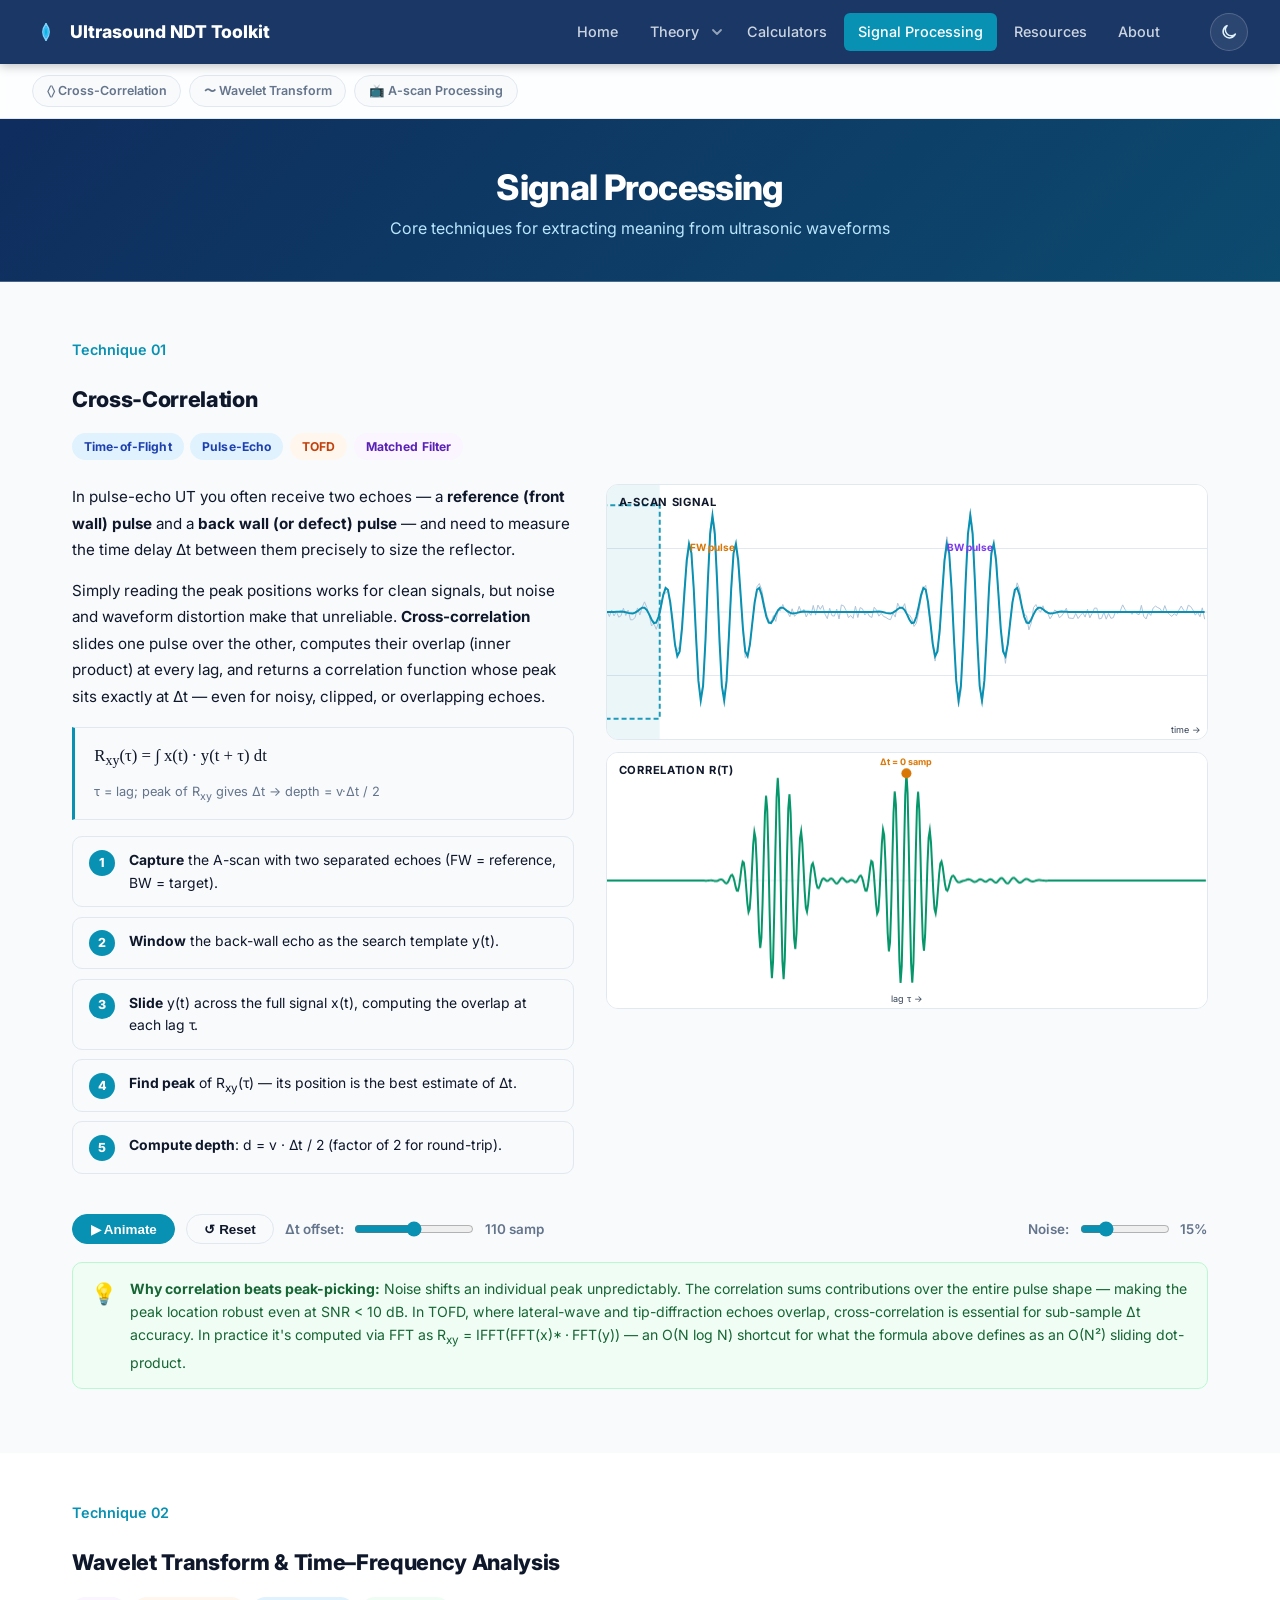
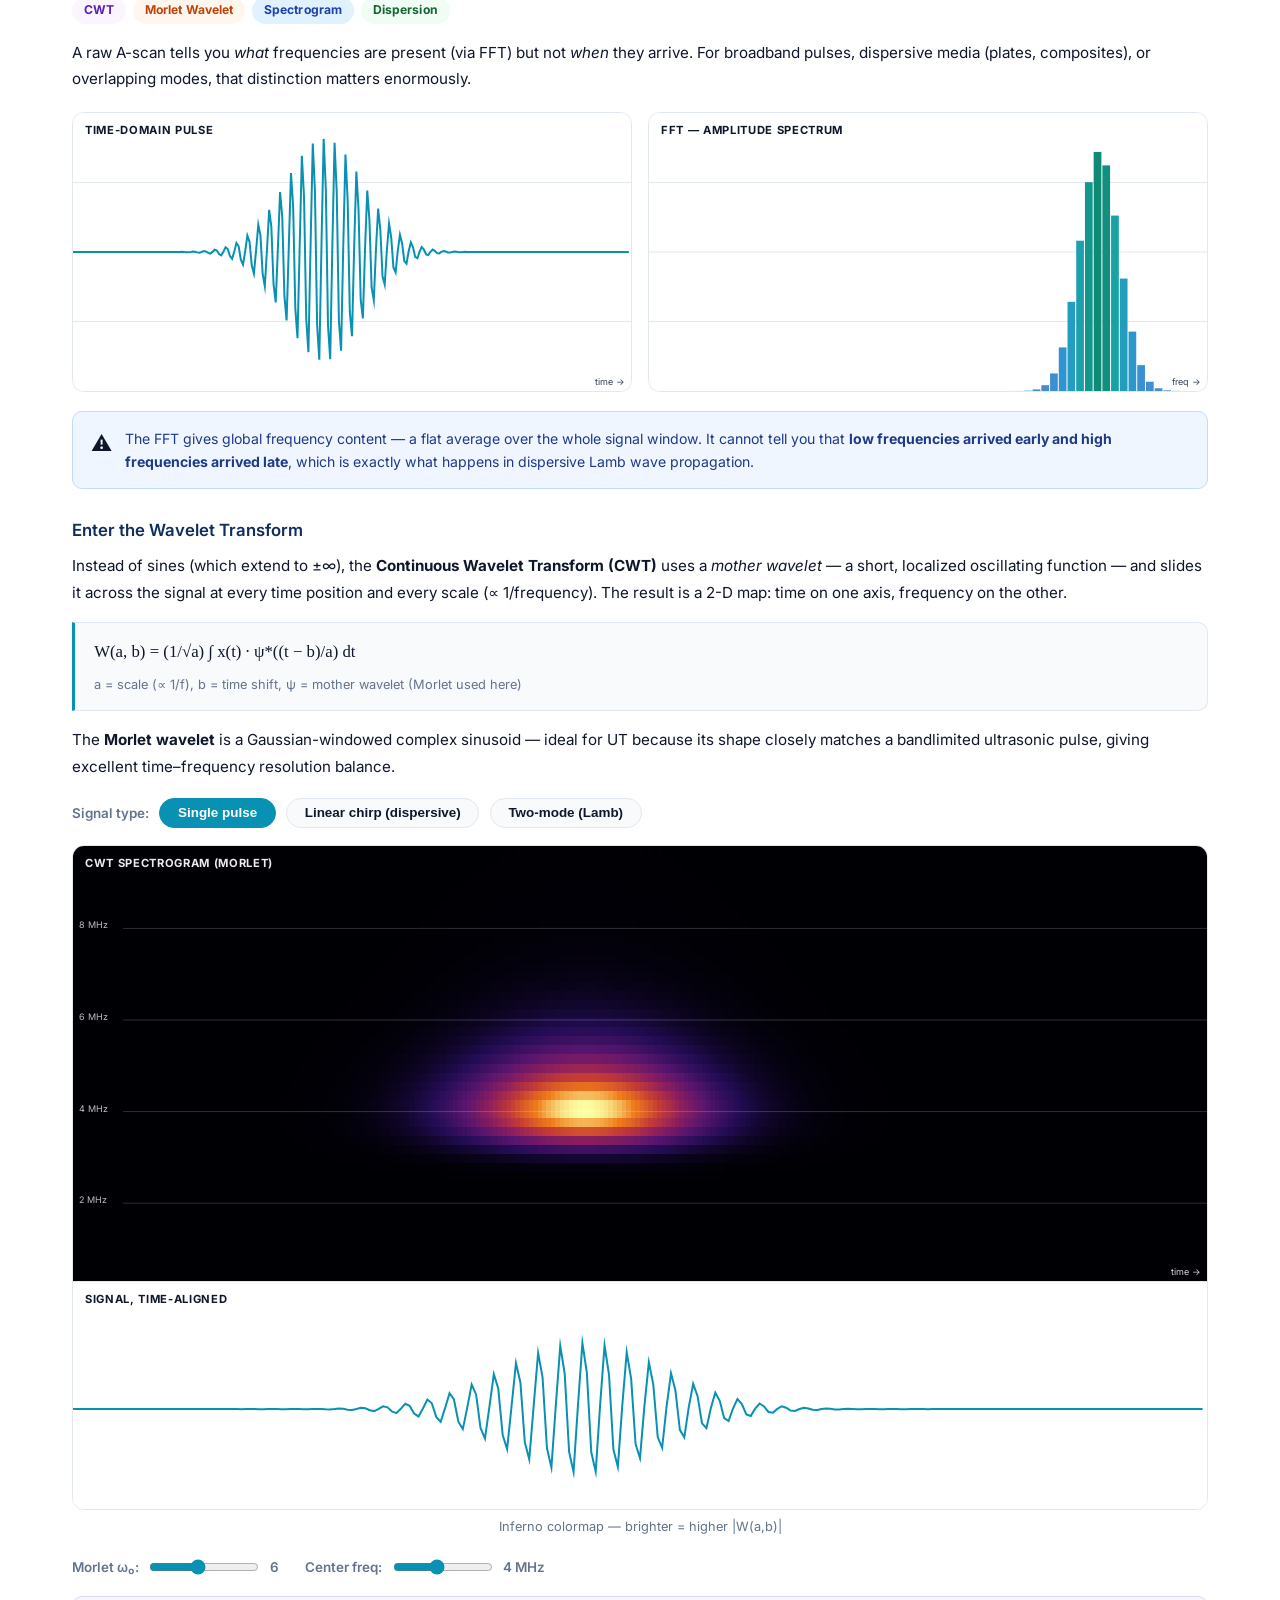
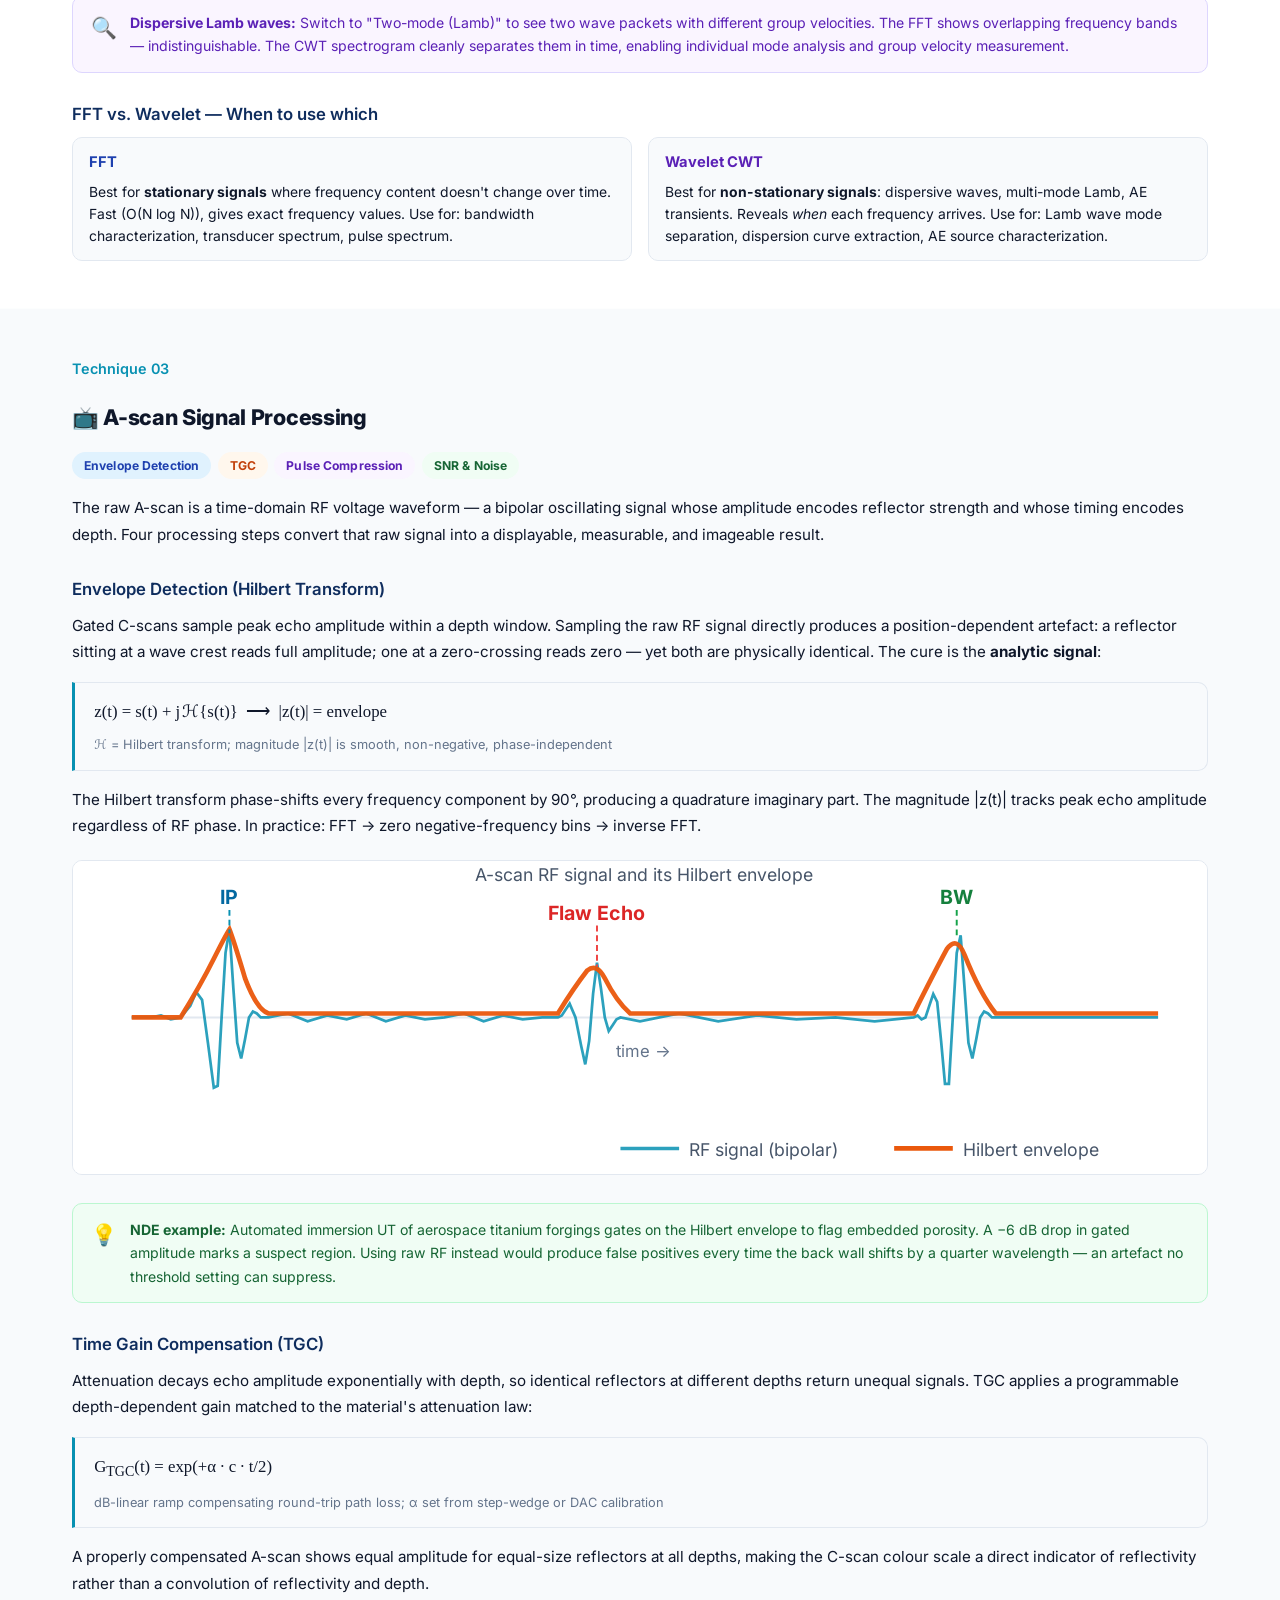
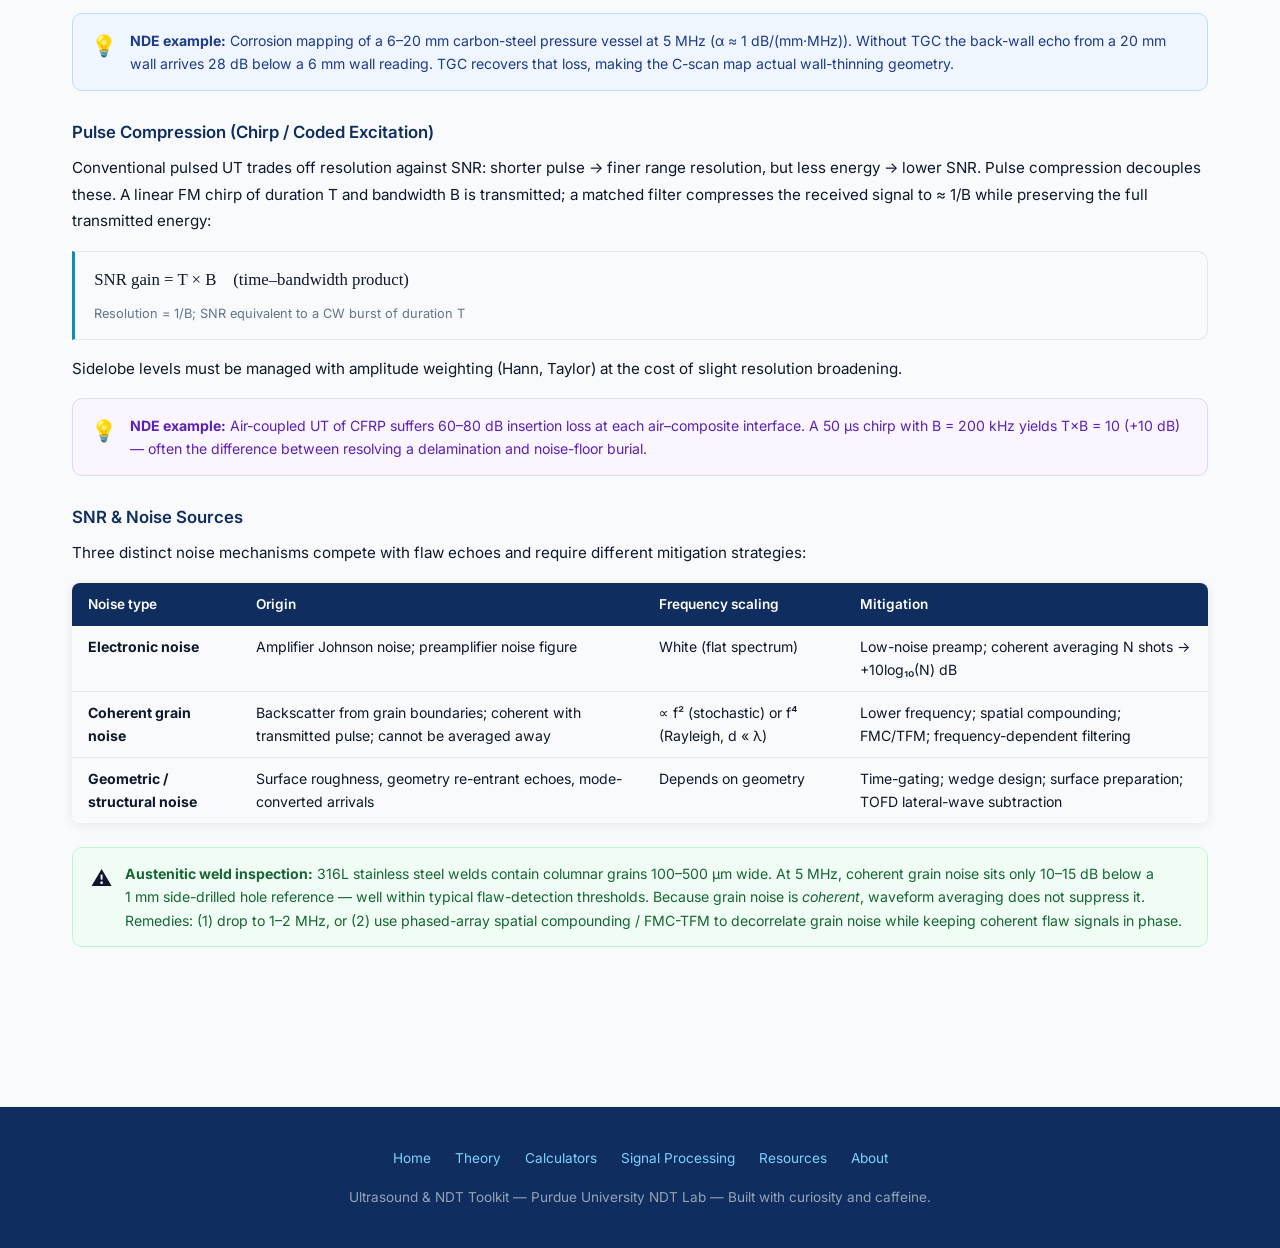
<file: signal-processing.html>
<!DOCTYPE html>
<html lang="en">
<head>
  <meta charset="UTF-8" />
  <meta name="viewport" content="width=device-width, initial-scale=1.0" />
  <meta name="theme-color" content="#0f2d5e" />
  <script>(function(){try{var t=localStorage.getItem('theme');if(!t){t=window.matchMedia('(prefers-color-scheme: dark)').matches?'dark':'light';}document.documentElement.setAttribute('data-theme',t);}catch(e){}})();</script>
  <title>Signal Processing — Ultrasound &amp; NDT Toolkit</title>
  <link rel="canonical" href="https://ultrasoundndt.com/signal-processing.html">
  <link rel="preconnect" href="https://fonts.googleapis.com" />
  <link href="https://fonts.googleapis.com/css2?family=Inter:wght@400;500;600;700;800&display=swap" rel="stylesheet" />
  <link rel="stylesheet" href="assets/css/style.css" />
  <style>
    /* ── Page layout ── */
    .sp-wrap { max-width: 1200px; margin: 0 auto; padding: 0; }

    /* ── Section nav ──
       Frosted glass, Apple-nav style: translucent + blurred instead of a
       flat fill, so it reads as floating above the content scrolling
       beneath it rather than a hard-edged bar. */
    .sec-nav {
      background: rgba(var(--bg-card-rgb), .72);
      backdrop-filter: saturate(1.8) blur(20px);
      -webkit-backdrop-filter: saturate(1.8) blur(20px);
      border-bottom: 1px solid var(--border);
      padding: .7rem 2rem;
      position: sticky;
      top: var(--nav-h);
      z-index: 80;
      overflow-x: auto;
      white-space: nowrap;
    }
    .sec-nav-inner { display: inline-flex; gap: .5rem; }
    .sec-nav-btn {
      display: inline-flex;
      align-items: center;
      gap: .35rem;
      padding: .28rem .85rem;
      border-radius: 999px;
      border: 1.5px solid var(--border);
      background: var(--bg);
      font-size: .78rem;
      font-weight: 600;
      color: var(--text-muted);
      cursor: pointer;
      text-decoration: none;
      transition: all .15s var(--ease);
      white-space: nowrap;
    }
    .sec-nav-btn:hover { background: var(--accent-light); border-color: var(--brand-cyan); color: var(--pastel-blue-text); text-decoration: none; }

    /* ── Blended section bands ──
       No boxed cards — each technique is a full-bleed band that blends
       into the page. box-shadow + clip-path paint the background out to
       the viewport edges without a 100vw breakout (and without bleeding
       into the next section, since clip-path holds the top/bottom edges
       at the section's own box). Two neutral tones alternate so adjacent
       techniques stay distinct without a border/shadow around them. */
    .sp-block {
      position: relative;
      padding: 3rem 2rem;
      background: var(--bg);
      box-shadow: 0 0 0 100vmax var(--bg);
      clip-path: inset(0 -100vmax);
      scroll-margin-top: calc(var(--nav-h) + 56px);
      transition: var(--transition-theme);
    }
    .sp-block.sp-block-b { background: var(--bg-card); box-shadow: 0 0 0 100vmax var(--bg-card); }
    .sp-block:first-of-type { padding-top: 3.5rem; }
    .sp-block:last-of-type  { padding-bottom: 5rem; }
    .sp-block h2 {
      font-size: 1.35rem;
      font-weight: 800;
      color: var(--text);
      margin-bottom: .35rem;
    }
    .sp-block .sp-subtitle {
      font-size: .9rem;
      color: var(--brand-cyan);
      font-weight: 600;
      margin-bottom: 1.25rem;
    }
    /* Sub-heading color matches theory.html's .theory-section h3 rule
       exactly (var(--heading-accent)) instead of the page's plain body
       text color, for visual consistency across the two tabs. */
    .sp-block h3 { margin: 1.75rem 0 .55rem; color: var(--heading-accent); font-size: 1.05rem; }
    .sp-block p {
      font-size: .95rem;
      color: var(--text);
      line-height: 1.75;
      margin-bottom: .85rem;
    }
    .sp-block p:last-child { margin-bottom: 0; }

    /* ── Concept chips ── */
    .concept-row { display: flex; flex-wrap: wrap; gap: .4rem; margin: 1rem 0; }
    .concept-chip {
      background: var(--accent-light);
      color: var(--brand-blue);
      font-size: .76rem;
      font-weight: 700;
      padding: .22rem .75rem;
      border-radius: 999px;
      letter-spacing: .01em;
    }
    .concept-chip.orange { background: var(--pastel-orange-bg); color: var(--pastel-orange-text); }
    .concept-chip.purple { background: var(--pastel-purple-bg); color: var(--pastel-purple-text); }
    .concept-chip.green  { background: var(--pastel-green-bg); color: var(--pastel-green-text); }

    /* ── Split layout (text | canvas) ── */
    .sp-split {
      display: grid;
      grid-template-columns: 1fr 1.2fr;
      gap: 2rem;
      align-items: start;
      margin: 1.5rem 0;
    }
    @media (max-width: 720px) { .sp-split { grid-template-columns: 1fr; } }

    /* ── Canvas container ──
       Aspect ratio is set per-plot via CSS (matching calculators.html's
       `.calc-viz { aspect-ratio: 2/1 }` convention) instead of a magic
       pixel height baked into the canvas attribute — keeps every plot a
       sane, consistent shape at any viewport width instead of the very
       flat/squashed ratios a fixed height produces in a wide column. */
    .canvas-box {
      background: var(--surface-canvas);
      border: 1px solid var(--border);
      border-radius: 12px;
      overflow: hidden;
      position: relative;
      transition: var(--transition-theme);
      aspect-ratio: 2.35 / 1;
    }
    .canvas-box canvas { display: block; width: 100%; height: 100%; }
    .canvas-label {
      position: absolute;
      top: .5rem;
      left: .75rem;
      font-size: .7rem;
      font-weight: 700;
      color: var(--surface-canvas-text);
      letter-spacing: .06em;
      text-transform: uppercase;
      pointer-events: none;
    }
    .canvas-label.on-dark { color: rgba(255,255,255,.92); }
    /* Wavelet spectrogram gets a wider, shorter ratio (it's a 2-D map —
       too tall wastes space, too flat crushes the frequency axis) and
       stacks directly onto its aligned time-domain strip inside one
       shared box instead of two separately-bordered boxes. */
    .canvas-box.spectro-box { aspect-ratio: 2.6 / 1; }
    .canvas-box.wide-box { aspect-ratio: 2 / 1; }
    .spectro-combo { border: 1px solid var(--border); border-radius: 12px; overflow: hidden; margin: .5rem 0 .75rem; transition: var(--transition-theme); }
    .spectro-combo .canvas-box { border: none; border-radius: 0; border-bottom: 1px solid var(--border); }
    .spectro-combo .canvas-box:last-child { border-bottom: none; aspect-ratio: 5 / 1; }

    /* ── Control row ── */
    .ctrl-row {
      display: flex;
      flex-wrap: wrap;
      gap: .65rem;
      align-items: center;
      margin: 1.1rem 0;
    }
    .ctrl-btn {
      padding: .4rem 1.1rem;
      border-radius: 999px;
      border: 1.5px solid var(--border);
      background: var(--bg);
      font-size: .84rem;
      font-weight: 600;
      color: var(--text);
      cursor: pointer;
      transition: all .15s var(--ease);
    }
    .ctrl-btn:hover { background: var(--accent-light); border-color: var(--brand-cyan); color: var(--pastel-blue-text); }
    .ctrl-btn.primary { background: var(--brand-cyan); border-color: var(--brand-cyan); color: #fff; }
    .ctrl-btn.primary:hover { background: var(--brand-blue); border-color: var(--brand-blue); }
    .ctrl-label { font-size: .84rem; font-weight: 600; color: var(--text-muted); }
    .ctrl-slider { accent-color: var(--brand-cyan); cursor: pointer; }

    /* ── Formula box ── */
    .formula-box {
      background: var(--bg);
      border: 1px solid var(--border);
      border-left: 3px solid var(--brand-cyan);
      border-radius: 0 10px 10px 0;
      padding: .85rem 1.2rem;
      margin: 1rem 0;
      font-family: 'Georgia', serif;
      font-size: 1.05rem;
      color: var(--text);
      line-height: 1.8;
    }
    .formula-box .f-note { font-family: var(--font); font-size: .8rem; color: var(--text-muted); margin-top: .4rem; }

    /* ── FFT vs Wavelet comparison cards ── */
    .fvw-grid { display: grid; grid-template-columns: 1fr 1fr; gap: 1rem; }
    @media (max-width: 640px) { .fvw-grid { grid-template-columns: 1fr; } }
    .fvw-card {
      display: flex;
      flex-direction: column;
      gap: .4rem;
      align-items: flex-start;
      background: var(--bg);
      border: 1px solid var(--border);
      border-radius: 10px;
      padding: .75rem 1rem;
    }
    .fvw-tag { font-weight: 700; font-size: .92rem; }
    .fvw-tag.blue   { color: var(--brand-blue); }
    .fvw-tag.purple { color: var(--pastel-purple-text); }

    /* ── Step boxes ── */
    .steps { display: flex; flex-direction: column; gap: .6rem; margin: 1rem 0; }
    .step {
      display: flex;
      gap: .85rem;
      align-items: flex-start;
      background: var(--bg);
      border: 1px solid var(--border);
      border-radius: 10px;
      padding: .75rem 1rem;
    }
    .step-num {
      min-width: 26px;
      height: 26px;
      border-radius: 50%;
      background: var(--brand-cyan);
      color: #fff;
      font-size: .78rem;
      font-weight: 800;
      display: flex;
      align-items: center;
      justify-content: center;
      flex-shrink: 0;
      margin-top: .05rem;
    }
    .step-text { font-size: .87rem; color: var(--text); line-height: 1.6; }
    .step-text strong { color: var(--text); }

    /* ── Insight callout ── */
    .insight {
      display: flex;
      gap: .85rem;
      align-items: flex-start;
      background: var(--pastel-green-bg);
      border: 1px solid var(--pastel-green-border);
      border-radius: 10px;
      padding: .9rem 1.1rem;
      margin: 1rem 0;
      transition: var(--transition-theme);
    }
    .insight-icon { font-size: 1.3rem; flex-shrink: 0; }
    .insight p { font-size: .88rem; color: var(--pastel-green-text); margin: 0; line-height: 1.65; }
    .insight.blue { background: var(--pastel-blue-bg); border-color: var(--pastel-blue-border); }
    .insight.blue p { color: var(--pastel-blue-text); }
    .insight.purple { background: var(--pastel-purple-bg); border-color: var(--pastel-purple-border); }
    .insight.purple p { color: var(--pastel-purple-text); }

    /* ── Full-width canvas plots ── */
    .plot-row {
      display: grid;
      grid-template-columns: 1fr 1fr;
      gap: 1rem;
      margin: 1.2rem 0;
    }
    @media (max-width: 680px) { .plot-row { grid-template-columns: 1fr; } }

    /* ── Section divider ── */
    .sp-divider {
      border: none;
      border-top: 1px dashed var(--border);
      margin: 1.75rem 0;
    }

    /* ── SVG wrapper ── */
    .scan-svg-wrap {
      background: var(--surface-canvas);
      border: 1px solid var(--border);
      border-radius: 10px;
      overflow: hidden;
      margin: 1.25rem 0 1.75rem;
      transition: var(--transition-theme);
    }
    .scan-svg-wrap svg { display: block; width: 100%; height: auto; }

    /* ── Comparison table ── */
    .compare-table {
      width: 100%;
      border-collapse: collapse;
      margin: 1rem 0 1.5rem;
      font-size: .88rem;
      border-radius: 8px;
      overflow: hidden;
      box-shadow: var(--shadow);
    }
    .compare-table th {
      background: var(--brand-navy);
      color: #fff;
      padding: .65rem 1rem;
      text-align: left;
      font-weight: 600;
      font-size: .85rem;
    }
    .compare-table td {
      padding: .58rem 1rem;
      border-bottom: 1px solid var(--border);
      color: var(--text);
      vertical-align: top;
    }
    .compare-table tr:last-child td { border-bottom: none; }
    .compare-table tr:nth-child(even) td { background: var(--bg); }
    .compare-table .hi { color: var(--brand-cyan); font-weight: 700; }
    .compare-table strong { color: var(--text); }
  </style>
</head>
<body>

<!-- NAV -->
<nav class="nav">
  <a class="nav-brand" href="index.html">
    <svg viewBox="0 0 28 28" fill="none" xmlns="http://www.w3.org/2000/svg">
      <circle cx="14" cy="14" r="3" fill="#06b6d4"/>
      <path d="M14 6 Q20 14 14 22" stroke="#7dd3fc" stroke-width="1.8" fill="none" stroke-linecap="round"/>
      <path d="M14 9 Q18 14 14 19" stroke="#38bdf8" stroke-width="1.8" fill="none" stroke-linecap="round"/>
      <path d="M14 6 Q8 14 14 22" stroke="#7dd3fc" stroke-width="1.8" fill="none" stroke-linecap="round"/>
      <path d="M14 9 Q10 14 14 19" stroke="#38bdf8" stroke-width="1.8" fill="none" stroke-linecap="round"/>
    </svg>
    Ultrasound NDT Toolkit
  </a>
  <ul class="nav-links">
    <li><a href="index.html">Home</a></li>
    <li><a href="theory.html">Theory</a></li>
    <li><a href="calculators.html">Calculators</a></li>
    <li><a href="signal-processing.html" class="active">Signal Processing</a></li>
    <li><a href="resources.html">Resources</a></li>
    <li><a href="about.html">About</a></li>
  </ul>
  <button class="nav-hamburger" aria-label="Menu">
    <svg width="22" height="22" viewBox="0 0 24 24" fill="none" stroke="currentColor" stroke-width="2.2">
      <line x1="3" y1="6" x2="21" y2="6"/>
      <line x1="3" y1="12" x2="21" y2="12"/>
      <line x1="3" y1="18" x2="21" y2="18"/>
    </svg>
  </button>
</nav>

<!-- SECTION NAV -->
<div class="sec-nav">
  <div class="sec-nav-inner">
    <a href="#xcorr"            class="sec-nav-btn">&#9001;&#9002; Cross-Correlation</a>
    <a href="#wavelet"          class="sec-nav-btn">&#12316; Wavelet Transform</a>
    <a href="#ascan-processing" class="sec-nav-btn">&#128250; A-scan Processing</a>
  </div>
</div>

<!-- PAGE HEADER -->
<div class="page-header">
  <h1>Signal Processing</h1>
  <p>Core techniques for extracting meaning from ultrasonic waveforms</p>
</div>

<div class="sp-wrap">

<!-- ══════════════════════════════════════════════════════════
     BLOCK 1 — CROSS-CORRELATION
══════════════════════════════════════════════════════════ -->
<div class="sp-block" id="xcorr">
  <div class="sp-subtitle">Technique 01</div>
  <h2>Cross-Correlation</h2>

  <div class="concept-row">
    <span class="concept-chip">Time-of-Flight</span>
    <span class="concept-chip">Pulse-Echo</span>
    <span class="concept-chip orange">TOFD</span>
    <span class="concept-chip purple">Matched Filter</span>
  </div>

  <div class="sp-split">
    <div>
      <p>
        In pulse-echo UT you often receive two echoes — a <strong>reference (front wall) pulse</strong>
        and a <strong>back wall (or defect) pulse</strong> — and need to measure the time delay Δt
        between them precisely to size the reflector.
      </p>
      <p>
        Simply reading the peak positions works for clean signals, but noise and waveform distortion
        make that unreliable. <strong>Cross-correlation</strong> slides one pulse over the other,
        computes their overlap (inner product) at every lag, and returns a correlation function whose
        peak sits exactly at Δt — even for noisy, clipped, or overlapping echoes.
      </p>

      <div class="formula-box">
        R<sub>xy</sub>(τ) = ∫ x(t) · y(t + τ) dt
        <div class="f-note">τ = lag; peak of R<sub>xy</sub> gives Δt → depth = v·Δt / 2</div>
      </div>

      <div class="steps">
        <div class="step">
          <div class="step-num">1</div>
          <div class="step-text"><strong>Capture</strong> the A-scan with two separated echoes (FW = reference, BW = target).</div>
        </div>
        <div class="step">
          <div class="step-num">2</div>
          <div class="step-text"><strong>Window</strong> the back-wall echo as the search template y(t).</div>
        </div>
        <div class="step">
          <div class="step-num">3</div>
          <div class="step-text"><strong>Slide</strong> y(t) across the full signal x(t), computing the overlap at each lag τ.</div>
        </div>
        <div class="step">
          <div class="step-num">4</div>
          <div class="step-text"><strong>Find peak</strong> of R<sub>xy</sub>(τ) — its position is the best estimate of Δt.</div>
        </div>
        <div class="step">
          <div class="step-num">5</div>
          <div class="step-text"><strong>Compute depth</strong>: d = v · Δt / 2 (factor of 2 for round-trip).</div>
        </div>
      </div>
    </div>

    <!-- Signal canvas -->
    <div>
      <div class="canvas-box" style="margin-bottom:.75rem;">
        <span class="canvas-label">A-scan signal</span>
        <canvas id="xcorrSignalCanvas"></canvas>
      </div>
      <div class="canvas-box">
        <span class="canvas-label">Correlation R(τ)</span>
        <canvas id="xcorrCorrCanvas"></canvas>
      </div>
    </div>
  </div>

  <div class="ctrl-row">
    <button class="ctrl-btn primary" id="xcorrPlayBtn">▶ Animate</button>
    <button class="ctrl-btn" id="xcorrResetBtn">↺ Reset</button>
    <span class="ctrl-label">Δt offset:</span>
    <input type="range" id="xcorrOffset" class="ctrl-slider" min="40" max="180" value="110" style="width:120px;">
    <span id="xcorrOffsetLabel" class="ctrl-label">110 samples</span>
    <span class="ctrl-label" style="margin-left:auto;">Noise:</span>
    <input type="range" id="xcorrNoise" class="ctrl-slider" min="0" max="60" value="15" style="width:90px;">
    <span id="xcorrNoiseLabel" class="ctrl-label">15%</span>
  </div>

  <div class="insight">
    <div class="insight-icon">💡</div>
    <p>
      <strong>Why correlation beats peak-picking:</strong> Noise shifts an individual peak unpredictably.
      The correlation sums contributions over the entire pulse shape — making the peak location
      robust even at SNR &lt; 10 dB. In TOFD, where lateral-wave and tip-diffraction echoes overlap,
      cross-correlation is essential for sub-sample Δt accuracy. In practice it's computed via FFT as
      R<sub>xy</sub> = IFFT(FFT(x)*&thinsp;&middot;&thinsp;FFT(y)) — an O(N log N) shortcut for what the
      formula above defines as an O(N&sup2;) sliding dot-product.
    </p>
  </div>
</div>


<!-- ══════════════════════════════════════════════════════════
     BLOCK 2 — WAVELET TRANSFORM
══════════════════════════════════════════════════════════ -->
<div class="sp-block sp-block-b" id="wavelet">
  <div class="sp-subtitle">Technique 02</div>
  <h2>Wavelet Transform &amp; Time–Frequency Analysis</h2>

  <div class="concept-row">
    <span class="concept-chip purple">CWT</span>
    <span class="concept-chip orange">Morlet Wavelet</span>
    <span class="concept-chip">Spectrogram</span>
    <span class="concept-chip green">Dispersion</span>
  </div>

  <p>
    A raw A-scan tells you <em>what</em> frequencies are present (via FFT) but not <em>when</em>
    they arrive. For broadband pulses, dispersive media (plates, composites), or overlapping
    modes, that distinction matters enormously.
  </p>

  <!-- Row 1: time signal + FFT -->
  <div class="plot-row">
    <div>
      <div class="canvas-box wide-box">
        <span class="canvas-label">Time-domain pulse</span>
        <canvas id="wvTimeDomainCanvas"></canvas>
      </div>
    </div>
    <div>
      <div class="canvas-box wide-box">
        <span class="canvas-label">FFT — amplitude spectrum</span>
        <canvas id="wvFFTCanvas"></canvas>
      </div>
    </div>
  </div>

  <div class="insight blue" style="margin:.75rem 0 1.25rem;">
    <div class="insight-icon">⚠️</div>
    <p>
      The FFT gives global frequency content — a flat average over the whole signal window.
      It cannot tell you that <strong>low frequencies arrived early and high frequencies arrived late</strong>,
      which is exactly what happens in dispersive Lamb wave propagation.
    </p>
  </div>

  <h3>Enter the Wavelet Transform</h3>
  <p>
    Instead of sines (which extend to ±∞), the <strong>Continuous Wavelet Transform (CWT)</strong>
    uses a <em>mother wavelet</em> — a short, localized oscillating function — and slides it
    across the signal at every time position and every scale (∝ 1/frequency).
    The result is a 2-D map: time on one axis, frequency on the other.
  </p>

  <div class="formula-box">
    W(a, b) = (1/√a) ∫ x(t) · ψ*((t − b)/a) dt
    <div class="f-note">a = scale (∝ 1/f), b = time shift, ψ = mother wavelet (Morlet used here)</div>
  </div>

  <p>
    The <strong>Morlet wavelet</strong> is a Gaussian-windowed complex sinusoid — ideal for UT
    because its shape closely matches a bandlimited ultrasonic pulse, giving excellent
    time–frequency resolution balance.
  </p>

  <!-- Chirp controls -->
  <div class="ctrl-row">
    <span class="ctrl-label">Signal type:</span>
    <button class="ctrl-btn primary" id="wvSigPulse">Single pulse</button>
    <button class="ctrl-btn" id="wvSigChirp">Linear chirp (dispersive)</button>
    <button class="ctrl-btn" id="wvSigMulti">Two-mode (Lamb)</button>
  </div>

  <!-- Spectrogram + time-aligned signal strip, combined into one framed
       box (was two separately-bordered boxes) so it reads as one paired
       visualization rather than two unrelated plots stacked together. -->
  <div class="spectro-combo">
    <div class="canvas-box spectro-box">
      <span class="canvas-label on-dark">CWT spectrogram (Morlet)</span>
      <canvas id="wvSpectroCanvas"></canvas>
    </div>
    <div class="canvas-box">
      <span class="canvas-label">Signal, time-aligned</span>
      <canvas id="wvSigCanvas"></canvas>
    </div>
  </div>
  <p style="text-align:center; font-size:.8rem; color:var(--text-muted); margin:-.4rem 0 1rem;">Inferno colormap — brighter = higher |W(a,b)|</p>

  <div class="ctrl-row">
    <span class="ctrl-label">Morlet ω₀:</span>
    <input type="range" id="wvOmega" class="ctrl-slider" min="3" max="10" value="6" step="0.5" style="width:110px;">
    <span id="wvOmegaLabel" class="ctrl-label">6</span>
    <span class="ctrl-label" style="margin-left:1rem;">Center freq:</span>
    <input type="range" id="wvFreq" class="ctrl-slider" min="1" max="8" value="4" step="0.5" style="width:100px;">
    <span id="wvFreqLabel" class="ctrl-label">4 MHz</span>
  </div>

  <div class="insight purple" style="margin-top:.5rem;">
    <div class="insight-icon">🔍</div>
    <p>
      <strong>Dispersive Lamb waves:</strong> Switch to "Two-mode (Lamb)" to see two wave packets
      with different group velocities. The FFT shows overlapping frequency bands — indistinguishable.
      The CWT spectrogram cleanly separates them in time, enabling individual mode analysis
      and group velocity measurement.
    </p>
  </div>

  <h3>FFT vs. Wavelet — When to use which</h3>
  <div class="fvw-grid">
    <div class="fvw-card">
      <span class="fvw-tag blue">FFT</span>
      <div class="step-text">Best for <strong>stationary signals</strong> where frequency content doesn't change over time. Fast (O(N log N)), gives exact frequency values. Use for: bandwidth characterization, transducer spectrum, pulse spectrum.</div>
    </div>
    <div class="fvw-card">
      <span class="fvw-tag purple">Wavelet CWT</span>
      <div class="step-text">Best for <strong>non-stationary signals</strong>: dispersive waves, multi-mode Lamb, AE transients. Reveals <em>when</em> each frequency arrives. Use for: Lamb wave mode separation, dispersion curve extraction, AE source characterization.</div>
    </div>
  </div>
</div>



<!-- ══════════════════════════════════════════════════════════
     BLOCK 3 — A-SCAN SIGNAL PROCESSING
══════════════════════════════════════════════════════════ -->
<div class="sp-block" id="ascan-processing">
  <div class="sp-subtitle">Technique 03</div>
  <h2>&#128250; A-scan Signal Processing</h2>

  <div class="concept-row">
    <span class="concept-chip">Envelope Detection</span>
    <span class="concept-chip orange">TGC</span>
    <span class="concept-chip purple">Pulse Compression</span>
    <span class="concept-chip green">SNR &amp; Noise</span>
  </div>

  <p>
    The raw A-scan is a time-domain RF voltage waveform — a bipolar oscillating signal whose amplitude
    encodes reflector strength and whose timing encodes depth. Four processing steps convert that raw
    signal into a displayable, measurable, and imageable result.
  </p>

  <h3>Envelope Detection (Hilbert Transform)</h3>
  <p>
    Gated C-scans sample peak echo amplitude within a depth window. Sampling the raw RF signal
    directly produces a position-dependent artefact: a reflector sitting at a wave crest reads full
    amplitude; one at a zero-crossing reads zero — yet both are physically identical. The cure is
    the <strong>analytic signal</strong>:
  </p>
  <div class="formula-box">
    z(t) = s(t) + j&#8239;&#8459;{s(t)} &nbsp;&#10230;&nbsp; |z(t)| = envelope
    <div class="f-note">&#8459; = Hilbert transform; magnitude |z(t)| is smooth, non-negative, phase-independent</div>
  </div>
  <p>
    The Hilbert transform phase-shifts every frequency component by 90&deg;, producing
    a quadrature imaginary part. The magnitude |z(t)| tracks peak echo amplitude regardless of RF phase.
    In practice: FFT &rarr; zero negative-frequency bins &rarr; inverse FFT.
  </p>

  <div class="scan-svg-wrap">
    <svg viewBox="0 0 580 160" xmlns="http://www.w3.org/2000/svg">
      <rect width="580" height="160" fill="#ffffff"/>
      <line x1="30" y1="80" x2="555" y2="80" stroke="#e2e8f0" stroke-width="1"/>
      <polyline fill="none" stroke="#0891b2" stroke-width="1.4" opacity="0.85"
        points="30,80 40,80 45,79 50,81 55,80
          60,74 63,67 66,71 69,93 72,116 74,115 76,80 78,47 80,35 82,65 84,93 86,101 88,91 90,80 92,77 94,78 96,80
          100,80 110,78 120,82 130,79 140,81 150,78 160,82 170,79 180,81 190,80 200,78 210,82 220,79 230,81 240,80 248,80
          250,79 252,76 254,73 257,80 260,95 262,104 264,92 266,68 268,52 270,65 272,80 274,87 276,84 278,81 280,80
          290,82 310,78 330,82 350,79 370,81 390,80 410,82 430,80
          432,79 434,81 436,80 438,74 440,68 442,72 444,92 446,114 448,114 450,80 452,47 454,38 456,65 458,93 460,101 462,91 464,80 466,77 468,78 470,80
          480,80 555,80"/>
      <path fill="none" stroke="#ea580c" stroke-width="2.4" opacity="0.95"
        d="M 30,80 L 55,80 Q 65,64 72,50 Q 78,38 80,35 Q 82,40 88,60 Q 94,76 100,78
           L 248,78 Q 256,65 263,56 Q 268,52 272,60 Q 278,72 285,78
           L 430,78 Q 440,58 447,45 Q 452,38 456,48 Q 464,68 472,78 L 555,78"/>
      <text x="80" y="22" text-anchor="middle" fill="#0369a1" font-size="10" font-weight="700" font-family="Inter,sans-serif">IP</text>
      <line x1="80" y1="25" x2="80" y2="37" stroke="#0891b2" stroke-width="1" stroke-dasharray="3,2"/>
      <text x="268" y="30" text-anchor="middle" fill="#dc2626" font-size="10" font-weight="700" font-family="Inter,sans-serif">Flaw Echo</text>
      <line x1="268" y1="33" x2="268" y2="54" stroke="#ef4444" stroke-width="1" stroke-dasharray="3,2"/>
      <text x="452" y="22" text-anchor="middle" fill="#15803d" font-size="10" font-weight="700" font-family="Inter,sans-serif">BW</text>
      <line x1="452" y1="25" x2="452" y2="40" stroke="#16a34a" stroke-width="1" stroke-dasharray="3,2"/>
      <line x1="280" y1="147" x2="310" y2="147" stroke="#0891b2" stroke-width="1.8" opacity="0.85"/>
      <text x="315" y="151" fill="#475569" font-size="9" font-family="Inter,sans-serif">RF signal (bipolar)</text>
      <line x1="420" y1="147" x2="450" y2="147" stroke="#ea580c" stroke-width="2.4"/>
      <text x="455" y="151" fill="#475569" font-size="9" font-family="Inter,sans-serif">Hilbert envelope</text>
      <text x="292" y="10" text-anchor="middle" fill="#475569" font-size="9" font-family="Inter,sans-serif">A-scan RF signal and its Hilbert envelope</text>
      <text x="292" y="100" text-anchor="middle" fill="#64748b" font-size="8.5" font-family="Inter,sans-serif">time &#8594;</text>
    </svg>
  </div>

  <div class="insight">
    <div class="insight-icon">&#128161;</div>
    <p>
      <strong>NDE example:</strong> Automated immersion UT of aerospace titanium forgings gates on
      the Hilbert envelope to flag embedded porosity. A &minus;6&nbsp;dB drop in gated amplitude marks a
      suspect region. Using raw RF instead would produce false positives every time the back wall shifts by
      a quarter wavelength — an artefact no threshold setting can suppress.
    </p>
  </div>

  <h3>Time Gain Compensation (TGC)</h3>
  <p>
    Attenuation decays echo amplitude exponentially with depth, so identical reflectors at different depths
    return unequal signals. TGC applies a programmable depth-dependent gain matched to the material's
    attenuation law:
  </p>
  <div class="formula-box">
    G<sub>TGC</sub>(t) = exp(+&alpha; &middot; c &middot; t/2)
    <div class="f-note">dB-linear ramp compensating round-trip path loss; &alpha; set from step-wedge or DAC calibration</div>
  </div>
  <p>
    A properly compensated A-scan shows equal amplitude for equal-size reflectors at all depths, making
    the C-scan colour scale a direct indicator of reflectivity rather than a convolution of reflectivity
    and depth.
  </p>
  <div class="insight blue">
    <div class="insight-icon">&#128161;</div>
    <p>
      <strong>NDE example:</strong> Corrosion mapping of a 6&ndash;20&nbsp;mm carbon-steel pressure vessel
      at 5&nbsp;MHz (&alpha;&nbsp;&asymp;&nbsp;1&nbsp;dB/(mm&middot;MHz)). Without TGC the back-wall echo from a 20&nbsp;mm
      wall arrives 28&nbsp;dB below a 6&nbsp;mm wall reading. TGC recovers that loss, making the C-scan
      map actual wall-thinning geometry.
    </p>
  </div>

  <h3>Pulse Compression (Chirp / Coded Excitation)</h3>
  <p>
    Conventional pulsed UT trades off resolution against SNR: shorter pulse &rarr; finer range resolution,
    but less energy &rarr; lower SNR. Pulse compression decouples these. A linear FM chirp of duration T and
    bandwidth B is transmitted; a matched filter compresses the received signal to &asymp;&nbsp;1/B while
    preserving the full transmitted energy:
  </p>
  <div class="formula-box">
    SNR gain = T &times; B &ensp; (time&ndash;bandwidth product)
    <div class="f-note">Resolution = 1/B; SNR equivalent to a CW burst of duration T</div>
  </div>
  <p>
    Sidelobe levels must be managed with amplitude weighting (Hann, Taylor) at the cost of slight
    resolution broadening.
  </p>
  <div class="insight purple">
    <div class="insight-icon">&#128161;</div>
    <p>
      <strong>NDE example:</strong> Air-coupled UT of CFRP suffers 60&ndash;80&nbsp;dB insertion loss at
      each air&ndash;composite interface. A 50&nbsp;&mu;s chirp with B&nbsp;=&nbsp;200&nbsp;kHz yields
      T&times;B&nbsp;=&nbsp;10&nbsp;(+10&nbsp;dB) — often the difference between resolving a delamination
      and noise-floor burial.
    </p>
  </div>

  <h3>SNR &amp; Noise Sources</h3>
  <p>Three distinct noise mechanisms compete with flaw echoes and require different mitigation strategies:</p>
  <table class="compare-table">
    <thead>
      <tr><th>Noise type</th><th>Origin</th><th>Frequency scaling</th><th>Mitigation</th></tr>
    </thead>
    <tbody>
      <tr>
        <td><strong>Electronic noise</strong></td>
        <td>Amplifier Johnson noise; preamplifier noise figure</td>
        <td>White (flat spectrum)</td>
        <td>Low-noise preamp; coherent averaging N shots &rarr; +10log&#x2081;&#x2080;(N)&nbsp;dB</td>
      </tr>
      <tr>
        <td><strong>Coherent grain noise</strong></td>
        <td>Backscatter from grain boundaries; coherent with transmitted pulse; cannot be averaged away</td>
        <td>&prop; f&#178; (stochastic) or f&#8308; (Rayleigh, d&nbsp;&laquo;&nbsp;&lambda;)</td>
        <td>Lower frequency; spatial compounding; FMC/TFM; frequency-dependent filtering</td>
      </tr>
      <tr>
        <td><strong>Geometric / structural noise</strong></td>
        <td>Surface roughness, geometry re-entrant echoes, mode-converted arrivals</td>
        <td>Depends on geometry</td>
        <td>Time-gating; wedge design; surface preparation; TOFD lateral-wave subtraction</td>
      </tr>
    </tbody>
  </table>
  <div class="insight">
    <div class="insight-icon">&#9888;&#65039;</div>
    <p>
      <strong>Austenitic weld inspection:</strong> 316L stainless steel welds contain columnar grains
      100&ndash;500&nbsp;&mu;m wide. At 5&nbsp;MHz, coherent grain noise sits only 10&ndash;15&nbsp;dB below
      a 1&nbsp;mm side-drilled hole reference — well within typical flaw-detection thresholds. Because grain
      noise is <em>coherent</em>, waveform averaging does not suppress it. Remedies: (1)&nbsp;drop to
      1&ndash;2&nbsp;MHz, or (2)&nbsp;use phased-array spatial compounding / FMC-TFM to decorrelate grain
      noise while keeping coherent flaw signals in phase.
    </p>
  </div>
</div>

</div><!-- /sp-wrap -->

<footer class="footer">
  <div class="footer-links">
    <a href="index.html">Home</a>
    <a href="theory.html">Theory</a>
    <a href="calculators.html">Calculators</a>
    <a href="signal-processing.html">Signal Processing</a>
    <a href="resources.html">Resources</a>
    <a href="about.html">About</a>
  </div>
  <p>Ultrasound &amp; NDT Toolkit &mdash; Purdue University NDT Lab &mdash; Built with curiosity and caffeine.</p>
</footer>

<script src="assets/js/main.js"></script>
<script>
/* ================================================================
   SIGNAL PROCESSING PAGE — Interactive Visualizations
   Fixes: (1) gaussPulse sigma in sample units, (2) CWT support
   cutoff for performance, (3) deferred init via window.load
   ================================================================ */
window.addEventListener('load', function() {
  const PI  = Math.PI;
  const DPR = window.devicePixelRatio || 1;
  function clamp(v,lo,hi){ return Math.min(hi,Math.max(lo,v)); }
  function lerp(a,b,t){ return Math.round(a+(b-a)*t); }

  /* Canvas backing-store size now comes from the CSS aspect-ratio on
     .canvas-box (the canvas itself is width:100%; height:100% of that
     box) rather than a hardcoded pixel height passed in here — keeps
     every plot's shape controlled in one place (the stylesheet). */
  function initCanvas(el) {
    const w = Math.max(el.offsetWidth, 300);
    const h = Math.max(el.offsetHeight, 60);
    el.width  = w * DPR;
    el.height = h * DPR;
    return el.getContext('2d');
  }
  /* ================================================================
     BLOCK 1 — CROSS-CORRELATION
     Fix: sigma=12 samples (was 0.25), proper sample-space pulse
     ================================================================ */
  (function(){
    const N      = 256;
    const SIGMA  = 12;    // envelope width in samples — visible pulse
    const FCARR  = 0.10;  // carrier: 0.1 cycles/sample → period = 10 samples

    const sCanvas = document.getElementById('xcorrSignalCanvas');
    const cCanvas = document.getElementById('xcorrCorrCanvas');
    let sCtx = initCanvas(sCanvas);
    let cCtx = initCanvas(cCanvas);

    const offsetSlider = document.getElementById('xcorrOffset');
    const noiseSlider  = document.getElementById('xcorrNoise');
    const offsetLabel  = document.getElementById('xcorrOffsetLabel');
    const noiseLabel   = document.getElementById('xcorrNoiseLabel');
    const playBtn      = document.getElementById('xcorrPlayBtn');
    const resetBtn     = document.getElementById('xcorrResetBtn');

    let lagPos=0, isPlaying=false, animFrame=null;

    function gpulse(i, t0){
      const dt=i-t0;
      return Math.exp(-(dt*dt)/(2*SIGMA*SIGMA)) * Math.cos(2*PI*FCARR*dt);
    }

    function buildSignal(offset, noisePct){
      const t1=45, t2=t1+offset;
      const clean=new Float32Array(N);
      for(let i=0;i<N;i++) clean[i]=gpulse(i,t1)+gpulse(i,t2);
      const noiseAmp=(noisePct/100)*0.5;
      const noisy=new Float32Array(N);
      for(let i=0;i<N;i++) noisy[i]=clean[i]+noiseAmp*(Math.random()*2-1);
      return {clean,noisy,t1,t2};
    }

    function extractTemplate(sig, center, hw){
      const tmpl=new Float32Array(hw*2+1);
      for(let k=0;k<tmpl.length;k++) tmpl[k]=sig[clamp(center-hw+k,0,N-1)];
      return tmpl;
    }

    function crossCorrelate(sig, tmpl, tStart){
      const maxLag=N;
      const corr=new Float32Array(maxLag*2+1);
      for(let lag=-maxLag;lag<=maxLag;lag++){
        let s=0;
        for(let k=0;k<tmpl.length;k++){
          const si=tStart+k+lag;
          if(si>=0&&si<N) s+=sig[si]*tmpl[k];
        }
        corr[lag+maxLag]=s;
      }
      return corr;
    }

    function drawSignal(sig, noisy, t1, t2, slidePos){
      const W=sCanvas.width, H=sCanvas.height;
      sCtx.clearRect(0,0,W,H);
      sCtx.fillStyle='#ffffff'; sCtx.fillRect(0,0,W,H);
      [0.25,0.5,0.75].forEach(fy=>{
        sCtx.strokeStyle='#e2e8f0'; sCtx.lineWidth=1;
        sCtx.beginPath(); sCtx.moveTo(0,H*fy); sCtx.lineTo(W,H*fy); sCtx.stroke();
      });
      const xS=W/N, mid=H*0.5, amp=H*0.38;
      const hw=22, tmplW=(hw*2+1)*xS;
      sCtx.fillStyle='rgba(8,145,178,0.08)';
      sCtx.fillRect(slidePos*xS-tmplW/2,0,tmplW,H);
      // noisy
      sCtx.beginPath(); sCtx.strokeStyle='#b0c4d8'; sCtx.lineWidth=1;
      for(let i=0;i<N;i++){const x=i*xS,y=mid-noisy[i]*amp;if(i===0)sCtx.moveTo(x,y);else sCtx.lineTo(x,y);}
      sCtx.stroke();
      // clean
      sCtx.beginPath(); sCtx.strokeStyle='#0891b2'; sCtx.lineWidth=2;
      for(let i=0;i<N;i++){const x=i*xS,y=mid-sig[i]*amp;if(i===0)sCtx.moveTo(x,y);else sCtx.lineTo(x,y);}
      sCtx.stroke();
      // sliding window
      sCtx.strokeStyle='rgba(8,145,178,0.9)'; sCtx.lineWidth=2; sCtx.setLineDash([5,3]);
      sCtx.strokeRect(slidePos*xS-tmplW/2,H*0.08,tmplW,H*0.84);
      sCtx.setLineDash([]);
      // labels — kept clear of the "A-SCAN SIGNAL" badge in the top-left
      // corner. The badge's own height is fixed in CSS px (~22px)
      // regardless of the canvas's height, so a pure fraction of H isn't
      // enough clearance on short/mobile boxes — clamp to a DPR-scaled
      // minimum pixel offset as well.
      const fz=Math.round(10*DPR);
      const labelY=Math.max(H*0.26, 42*DPR), leaderY=labelY+3*DPR;
      sCtx.font=`bold ${fz}px Inter,sans-serif`;
      sCtx.fillStyle='#d97706'; sCtx.textAlign='center';
      sCtx.fillText('FW pulse',t1*xS,labelY);
      sCtx.strokeStyle='#d97706'; sCtx.lineWidth=1;
      sCtx.beginPath(); sCtx.moveTo(t1*xS,leaderY); sCtx.lineTo(t1*xS,mid-amp*0.6); sCtx.stroke();
      sCtx.fillStyle='#7c3aed';
      sCtx.fillText('BW pulse',t2*xS,labelY);
      sCtx.strokeStyle='#7c3aed';
      sCtx.beginPath(); sCtx.moveTo(t2*xS,leaderY); sCtx.lineTo(t2*xS,mid-amp*0.6); sCtx.stroke();
      sCtx.font=`${Math.round(9*DPR)}px Inter,sans-serif`;
      sCtx.fillStyle='#334155'; sCtx.textAlign='right'; sCtx.fillText('time →',W-6*DPR,H-6*DPR);
    }

    function drawCorr(corrArr, peakLag, progress){
      const W=cCanvas.width, H=cCanvas.height;
      cCtx.clearRect(0,0,W,H);
      cCtx.fillStyle='#ffffff'; cCtx.fillRect(0,0,W,H);
      cCtx.strokeStyle='#e2e8f0'; cCtx.lineWidth=1;
      cCtx.beginPath(); cCtx.moveTo(0,H*0.5); cCtx.lineTo(W,H*0.5); cCtx.stroke();
      let maxC=1e-9;
      for(let i=0;i<corrArr.length;i++) if(Math.abs(corrArr[i])>maxC) maxC=Math.abs(corrArr[i]);
      const mid=H*0.5, amp=H*0.42, total=corrArr.length;
      const upTo=Math.floor(progress*total);
      cCtx.beginPath(); cCtx.strokeStyle='#059669'; cCtx.lineWidth=2;
      for(let i=0;i<upTo;i++){
        const x=i*W/total, y=mid-(corrArr[i]/maxC)*amp;
        if(i===0)cCtx.moveTo(x,y);else cCtx.lineTo(x,y);
      }
      cCtx.stroke();
      const peakIdx=peakLag+Math.floor(total/2);
      if(peakIdx>=0&&peakIdx<upTo){
        const px=peakIdx*W/total, py=mid-(corrArr[peakIdx]/maxC)*amp;
        cCtx.fillStyle='#d97706';
        cCtx.beginPath(); cCtx.arc(px,py,5*DPR,0,2*PI); cCtx.fill();
        cCtx.font=`bold ${Math.round(9*DPR)}px Inter,sans-serif`;
        cCtx.fillStyle='#d97706';
        /* The peak (by definition the tallest point) always sits near the
           top of the plot; when it also falls near the left edge — e.g.
           a large negative lag — its label would land in the "CORRELATION
           R(τ)" badge's corner. Detect that and anchor the label to the
           right of the dot, below the badge, instead of centered above it. */
        const nearCorner = px<100*DPR && py<40*DPR;
        if(nearCorner){
          cCtx.textAlign='left';
          cCtx.fillText('Δt = '+peakLag+' samp',px+10*DPR,Math.max(py,32*DPR));
        } else {
          cCtx.textAlign='center';
          cCtx.fillText('Δt = '+peakLag+' samp',px,py-8*DPR);
        }
      }
      cCtx.font=`${Math.round(9*DPR)}px Inter,sans-serif`;
      cCtx.fillStyle='#334155'; cCtx.textAlign='center'; cCtx.fillText('lag τ →',W*0.5,H-6*DPR);
    }

    function render(){
      const offset=parseInt(offsetSlider.value);
      const noise=parseInt(noiseSlider.value);
      offsetLabel.textContent=offset+' samp';
      noiseLabel.textContent=noise+'%';
      const {clean,noisy,t1,t2}=buildSignal(offset,noise);
      const hw=22, tmpl=extractTemplate(clean,t2,hw);
      const corrArr=crossCorrelate(noisy,tmpl,t2-hw);
      const cCenter=Math.floor(corrArr.length/2);
      let maxV=-1e9, peakLag=0;
      for(let i=0;i<corrArr.length;i++) if(corrArr[i]>maxV){maxV=corrArr[i];peakLag=i-cCenter;}
      const progress=isPlaying?lagPos/N:1;
      drawSignal(clean,noisy,t1,t2,lagPos);
      drawCorr(corrArr,peakLag,progress);
    }

    function animate(){
      if(!isPlaying) return;
      lagPos+=2; if(lagPos>=N){lagPos=0;}
      render(); animFrame=requestAnimationFrame(animate);
    }

    playBtn.addEventListener('click',()=>{
      if(isPlaying){isPlaying=false;cancelAnimationFrame(animFrame);playBtn.textContent='▶ Animate';}
      else{lagPos=0;isPlaying=true;playBtn.textContent='⏸ Pause';animate();}
    });
    resetBtn.addEventListener('click',()=>{
      isPlaying=false;cancelAnimationFrame(animFrame);
      lagPos=0;playBtn.textContent='▶ Animate';render();
    });
    offsetSlider.addEventListener('input',()=>{if(!isPlaying)render();});
    noiseSlider.addEventListener('input',()=>{if(!isPlaying)render();});
    window.addEventListener('resize',()=>{
      sCtx=initCanvas(sCanvas); cCtx=initCanvas(cCanvas); render();
    });
    render();
  })();


  /* ================================================================
     BLOCK 2 — WAVELET TRANSFORM
     Fix: N=256, CWT support cutoff (O(N×scale) not O(N²)), deferred
     ================================================================ */
  (function(){
    const N=256, Fs=20;

    const tdCanvas = document.getElementById('wvTimeDomainCanvas');
    const ffCanvas = document.getElementById('wvFFTCanvas');
    const spCanvas = document.getElementById('wvSpectroCanvas');
    const sgCanvas = document.getElementById('wvSigCanvas');
    let tdCtx=initCanvas(tdCanvas), ffCtx=initCanvas(ffCanvas);
    let spCtx=initCanvas(spCanvas), sgCtx=initCanvas(sgCanvas);

    const btnPulse=document.getElementById('wvSigPulse');
    const btnChirp=document.getElementById('wvSigChirp');
    const btnMulti=document.getElementById('wvSigMulti');
    const omegaSlider=document.getElementById('wvOmega');
    const freqSlider=document.getElementById('wvFreq');
    const omegaLabel=document.getElementById('wvOmegaLabel');
    const freqLabel=document.getElementById('wvFreqLabel');
    let sigType='pulse';

    function makePulse(fc){
      const sig=new Float32Array(N);
      const t0=N*0.45, sigma=N*0.07;
      for(let i=0;i<N;i++){const dt=i-t0;sig[i]=Math.exp(-(dt*dt)/(2*sigma*sigma))*Math.cos(2*PI*(fc/Fs)*dt);}
      return sig;
    }
    function makeChirp(){
      const sig=new Float32Array(N);
      const f1=1,f2=8,sigma=N*0.28,center=N*0.5;
      for(let i=0;i<N;i++){
        const fi=f1+(f2-f1)*i/N;
        const env=Math.exp(-((i-center)*(i-center))/(2*sigma*sigma));
        sig[i]=env*Math.cos(2*PI*(fi/Fs)*i);
      }
      return sig;
    }
    function makeMultiMode(){
      const sig=new Float32Array(N);
      const tA=N*0.28,sA=N*0.07,fA=2,tB=N*0.65,sB=N*0.06,fB=6;
      for(let i=0;i<N;i++){
        const dtA=i-tA,dtB=i-tB;
        sig[i]=Math.exp(-(dtA*dtA)/(2*sA*sA))*Math.cos(2*PI*(fA/Fs)*dtA)
              +Math.exp(-(dtB*dtB)/(2*sB*sB))*0.75*Math.cos(2*PI*(fB/Fs)*dtB);
      }
      return sig;
    }
    function getSignal(){
      const fc=parseFloat(freqSlider.value);
      if(sigType==='chirp') return makeChirp();
      if(sigType==='multi') return makeMultiMode();
      return makePulse(fc);
    }

    /* DFT — 64 bins, fast enough for display */
    function computeDFT(sig){
      const M=64, mag=new Float32Array(M);
      for(let k=0;k<M;k++){
        let r=0,im=0;
        for(let n=0;n<N;n++){const a=2*PI*k*n/N;r+=sig[n]*Math.cos(a);im-=sig[n]*Math.sin(a);}
        mag[k]=Math.sqrt(r*r+im*im);
      }
      return mag;
    }

    /* CWT — Morlet with Gaussian support cutoff: O(N × scale) not O(N²) */
    function computeCWT(sig, omega0){
      const freqSteps=48, freqMin=0.3, freqMax=9.8;
      const result=[];
      for(let fi=0;fi<freqSteps;fi++){
        const freq=freqMin+(freqMax-freqMin)*fi/freqSteps;
        const scale=omega0/(2*PI*freq/Fs);
        const halfSupp=Math.min(Math.ceil(4.5*scale), N-1);
        const row=new Float32Array(N);
        for(let b=0;b<N;b++){
          let wr=0,wi=0;
          const t0=Math.max(0,b-halfSupp), t1=Math.min(N-1,b+halfSupp);
          for(let t=t0;t<=t1;t++){
            const tau=(t-b)/scale;
            const g=Math.exp(-0.5*tau*tau);
            wr+=sig[t]*g*Math.cos(omega0*tau);
            wi+=sig[t]*g*Math.sin(omega0*tau);
          }
          row[b]=Math.sqrt(wr*wr+wi*wi)/Math.sqrt(scale+0.001);
        }
        result.push(row);
      }
      return result;
    }

    /* Inferno colormap (matplotlib), approximated with 7 anchor stops and
       linear interpolation between them — near-black at v=0 through deep
       purple/magenta/red-orange to a bright pale-yellow at v=1. Designed
       for a black canvas background (unlike the old white-background
       thermal scale it replaces). */
    const INFERNO_STOPS = [
      [0.00,  0,   0,   4],
      [0.17, 34,  12,  84],
      [0.34, 88,  21, 111],
      [0.50,142,  30,  93],
      [0.67,196,  60,  53],
      [0.84,240, 124,  25],
      [1.00,252, 255, 164]
    ];
    function heatColor(v){
      v=clamp(v,0,1);
      for(let i=0;i<INFERNO_STOPS.length-1;i++){
        const a=INFERNO_STOPS[i], b=INFERNO_STOPS[i+1];
        if(v>=a[0] && v<=b[0]){
          const t=(v-a[0])/(b[0]-a[0]);
          return[lerp(a[1],b[1],t),lerp(a[2],b[2],t),lerp(a[3],b[3],t)];
        }
      }
      return[252,255,164];
    }

    function drawTimeDomain(){
      const sig=getSignal();
      const W=tdCanvas.width, H=tdCanvas.height;
      tdCtx.clearRect(0,0,W,H);
      tdCtx.fillStyle='#ffffff'; tdCtx.fillRect(0,0,W,H);
      [0.25,0.5,0.75].forEach(fy=>{
        tdCtx.strokeStyle='#e2e8f0'; tdCtx.lineWidth=1;
        tdCtx.beginPath(); tdCtx.moveTo(0,H*fy); tdCtx.lineTo(W,H*fy); tdCtx.stroke();
      });
      const mid=H*0.5, amp=H*0.42;
      tdCtx.beginPath(); tdCtx.strokeStyle='#0891b2'; tdCtx.lineWidth=2;
      for(let i=0;i<N;i++){const x=i*W/N,y=mid-sig[i]*amp;if(i===0)tdCtx.moveTo(x,y);else tdCtx.lineTo(x,y);}
      tdCtx.stroke();
      const fz=Math.round(9*DPR);
      tdCtx.font=`${fz}px Inter,sans-serif`; tdCtx.fillStyle='#334155';
      tdCtx.textAlign='right'; tdCtx.fillText('time →',W-6*DPR,H-6*DPR);
    }

    function drawFFT(){
      const sig=getSignal();
      const W=ffCanvas.width, H=ffCanvas.height;
      ffCtx.clearRect(0,0,W,H); ffCtx.fillStyle='#ffffff'; ffCtx.fillRect(0,0,W,H);
      [0.25,0.5,0.75].forEach(fy=>{
        ffCtx.strokeStyle='#e2e8f0'; ffCtx.lineWidth=1;
        ffCtx.beginPath(); ffCtx.moveTo(0,H*fy); ffCtx.lineTo(W,H*fy); ffCtx.stroke();
      });
      const mag=computeDFT(sig);
      let maxM=1e-9; for(let k=0;k<mag.length;k++) if(mag[k]>maxM) maxM=mag[k];
      const bw=W/mag.length;
      for(let k=0;k<mag.length;k++){
        const v=mag[k]/maxM;
        ffCtx.fillStyle=`hsl(${210-v*40},${60+v*20}%,${55-v*25}%)`;
        ffCtx.fillRect(k*bw,H-v*(H*0.86),bw-1,v*(H*0.86));
      }
      const fz=Math.round(9*DPR);
      ffCtx.font=`${fz}px Inter,sans-serif`; ffCtx.fillStyle='#334155';
      ffCtx.textAlign='right'; ffCtx.fillText('freq →',W-6*DPR,H-6*DPR);
    }

    function drawSpectrogram(cwt){
      const W=spCanvas.width, H=spCanvas.height;
      spCtx.clearRect(0,0,W,H);
      /* Inferno reads correctly only on a dark ground (v=0 is near-black,
         not white) — this canvas intentionally breaks from the site's
         usual light "paper" plot background for that reason. */
      spCtx.fillStyle='#000004'; spCtx.fillRect(0,0,W,H);
      let maxV=1e-9;
      cwt.forEach(r=>{for(let i=0;i<r.length;i++) if(r[i]>maxV) maxV=r[i];});
      const freqSteps=cwt.length;
      const imgData=spCtx.createImageData(W,H);
      const d=imgData.data;
      /* Block boundaries computed as consecutive floor()s (not a fixed
         round()ed width per block) so adjacent blocks share an exact
         edge — no rounding-induced 1px gaps between columns/rows left
         at alpha=0, which previously showed as a grid of thin stripes
         (the light .canvas-box background showing through the gaps). */
      for(let fi=0;fi<freqSteps;fi++){
        const row=cwt[fi];
        const py0=Math.round(H-(fi+1)*H/freqSteps);
        const py1=Math.round(H-fi*H/freqSteps);
        for(let t=0;t<N;t++){
          const v=clamp(row[t]/maxV,0,1);
          const [cr,cg,cb]=heatColor(v);
          const px0=Math.floor(t*W/N);
          const px1=Math.floor((t+1)*W/N);
          for(let ry=py0;ry<py1;ry++){if(ry<0||ry>=H)continue;
            for(let rx=px0;rx<px1;rx++){if(rx<0||rx>=W)continue;
              const idx=(ry*W+rx)*4;d[idx]=cr;d[idx+1]=cg;d[idx+2]=cb;d[idx+3]=255;}}
        }
      }
      spCtx.putImageData(imgData,0,0);
      const fz=Math.round(9*DPR);
      spCtx.textAlign='right'; spCtx.fillStyle='rgba(255,255,255,0.85)';
      spCtx.font=`${fz}px Inter,sans-serif`; spCtx.fillText('time →',W-6*DPR,H-6*DPR);
      const labelBand=24*DPR; // keep tick labels clear of the badge in the top-left corner
      [2,4,6,8].forEach(f=>{
        const fy=H-(f-0.3)/(9.8-0.3)*H;
        spCtx.strokeStyle='rgba(255,255,255,0.18)'; spCtx.lineWidth=1;
        spCtx.beginPath(); spCtx.moveTo(50*DPR,fy); spCtx.lineTo(W,fy); spCtx.stroke();
        if(fy<labelBand) return;
        spCtx.fillStyle='rgba(255,255,255,0.75)';
        spCtx.font=`${fz}px Inter,sans-serif`;
        spCtx.textAlign='left'; spCtx.fillText(f+' MHz',6*DPR,fy);
      });
    }

    function drawSigOverlay(){
      const sig=getSignal();
      const W=sgCanvas.width, H=sgCanvas.height;
      sgCtx.clearRect(0,0,W,H); sgCtx.fillStyle='#ffffff'; sgCtx.fillRect(0,0,W,H);
      const mid=H*0.56, amp=H*0.3;
      sgCtx.beginPath(); sgCtx.strokeStyle='#0891b2'; sgCtx.lineWidth=2;
      for(let i=0;i<N;i++){const x=i*W/N,y=mid-sig[i]*amp;if(i===0)sgCtx.moveTo(x,y);else sgCtx.lineTo(x,y);}
      sgCtx.stroke();
    }

    let pending=false;
    function renderAll(){
      if(pending) return; pending=true;
      requestAnimationFrame(()=>{
        pending=false;
        omegaLabel.textContent=omegaSlider.value;
        freqLabel.textContent=freqSlider.value+' MHz';
        const sig=getSignal();
        drawTimeDomain(); drawFFT();
        const cwt=computeCWT(sig, parseFloat(omegaSlider.value));
        drawSpectrogram(cwt); drawSigOverlay();
      });
    }

    function setActive(btn){[btnPulse,btnChirp,btnMulti].forEach(b=>b.classList.remove('primary'));btn.classList.add('primary');}
    btnPulse.addEventListener('click',()=>{sigType='pulse';setActive(btnPulse);renderAll();});
    btnChirp.addEventListener('click',()=>{sigType='chirp';setActive(btnChirp);renderAll();});
    btnMulti.addEventListener('click',()=>{sigType='multi';setActive(btnMulti);renderAll();});
    omegaSlider.addEventListener('input',renderAll);
    freqSlider.addEventListener('input',renderAll);
    window.addEventListener('resize',()=>{
      tdCtx=initCanvas(tdCanvas); ffCtx=initCanvas(ffCanvas);
      spCtx=initCanvas(spCanvas); sgCtx=initCanvas(sgCanvas);
      renderAll();
    });
    renderAll();
  })();

}); // end window.load
</script>
</body>
</html>
</file>
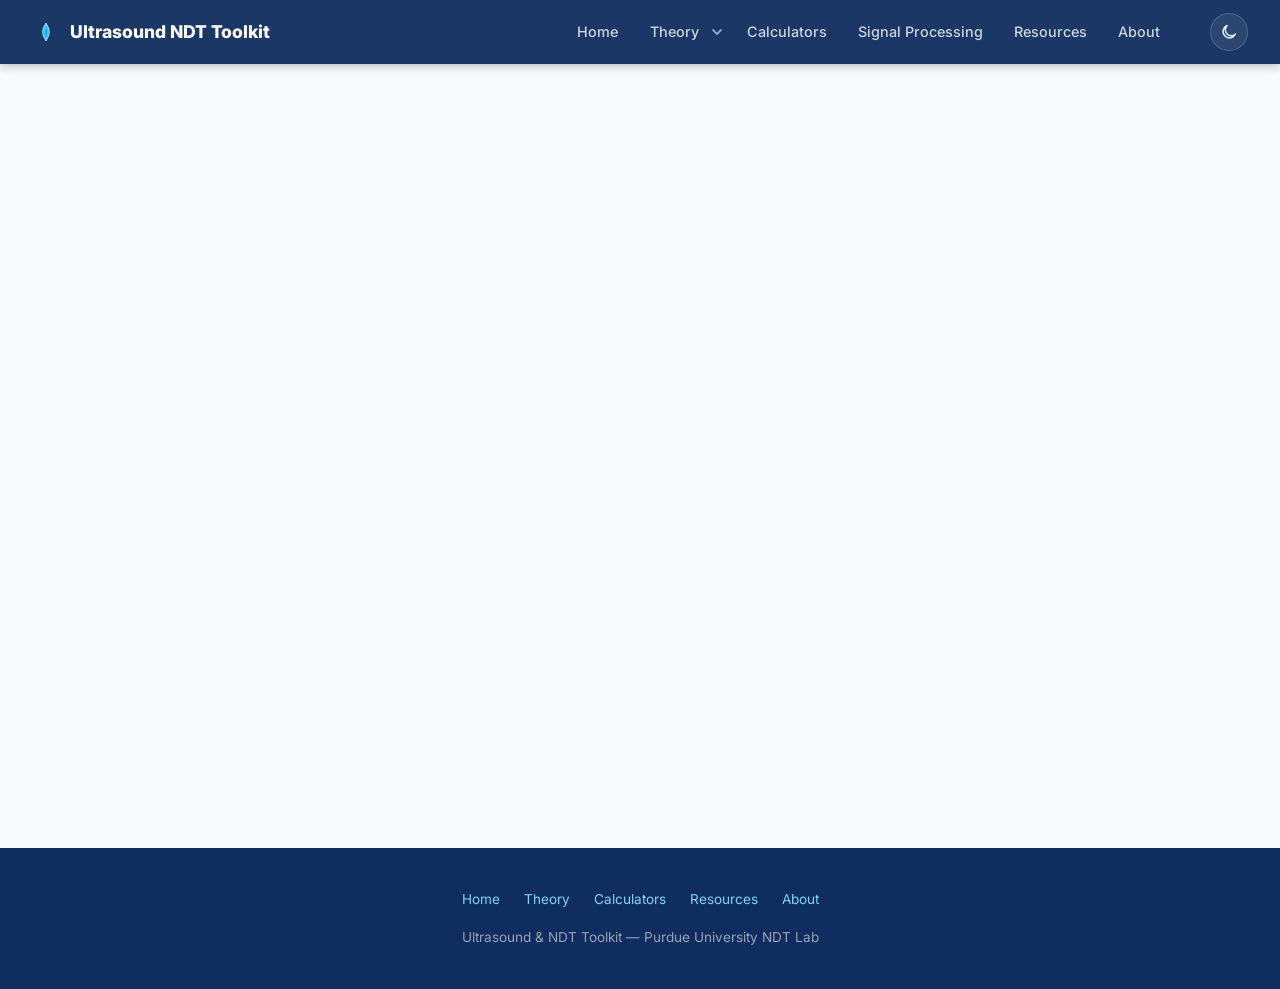
<file: transducers.html>
<!DOCTYPE html>
<html lang="en">
<head>
  <meta charset="UTF-8" />
  <meta name="viewport" content="width=device-width, initial-scale=1.0" />
  <meta name="theme-color" content="#0f2d5e" />
  <script>(function(){try{var t=localStorage.getItem('theme');if(!t){t=window.matchMedia('(prefers-color-scheme: dark)').matches?'dark':'light';}document.documentElement.setAttribute('data-theme',t);}catch(e){}})();</script>
  <title>Experiments — Ultrasound &amp; NDT Toolkit</title>
  <link rel="canonical" href="https://ultrasoundndt.com/transducers.html">
  <link rel="preconnect" href="https://fonts.googleapis.com" />
  <link href="https://fonts.googleapis.com/css2?family=Inter:wght@400;500;600;700;800&display=swap" rel="stylesheet" />
  <link rel="stylesheet" href="assets/css/style.css" />
  <style>
    .experiments-empty { min-height: calc(100vh - var(--nav-h) - 116px); background: var(--bg); }
  </style>
</head>
<body>

<nav class="nav">
  <a class="nav-brand" href="index.html">
    <svg viewBox="0 0 28 28" fill="none" xmlns="http://www.w3.org/2000/svg">
      <circle cx="14" cy="14" r="3" fill="#06b6d4"/>
      <path d="M14 6 Q20 14 14 22" stroke="#7dd3fc" stroke-width="1.8" fill="none" stroke-linecap="round"/>
      <path d="M14 9 Q18 14 14 19" stroke="#38bdf8" stroke-width="1.8" fill="none" stroke-linecap="round"/>
      <path d="M14 6 Q8 14 14 22" stroke="#7dd3fc" stroke-width="1.8" fill="none" stroke-linecap="round"/>
      <path d="M14 9 Q10 14 14 19" stroke="#38bdf8" stroke-width="1.8" fill="none" stroke-linecap="round"/>
    </svg>
    Ultrasound NDT Toolkit
  </a>
  <ul class="nav-links">
    <li><a href="index.html">Home</a></li>
    <li><a href="theory.html">Theory</a></li>
    <li><a href="calculators.html">Calculators</a></li>
    <li><a href="signal-processing.html">Signal Processing</a></li>
    <li><a href="resources.html">Resources</a></li>
    <li><a href="about.html">About</a></li>
  </ul>
  <button class="nav-hamburger" aria-label="Menu">
    <svg width="22" height="22" viewBox="0 0 24 24" fill="none" stroke="currentColor" stroke-width="2.2">
      <line x1="3" y1="6" x2="21" y2="6"/><line x1="3" y1="12" x2="21" y2="12"/><line x1="3" y1="18" x2="21" y2="18"/>
    </svg>
  </button>
</nav>

<main class="experiments-empty" aria-label="Experiments"></main>

<footer class="footer">
  <div class="footer-links">
    <a href="index.html">Home</a>
    <a href="theory.html">Theory</a>
    <a href="calculators.html">Calculators</a>
    <a href="resources.html">Resources</a>
    <a href="about.html">About</a>
  </div>
  <p>Ultrasound &amp; NDT Toolkit &mdash; Purdue University NDT Lab</p>
</footer>

<script src="assets/js/main.js"></script>
</body>
</html>
</file>
<file: assets/css/style.css>
/* ============================================================
   Ultrasound & NDT Toolkit — Global Stylesheet
   ============================================================ */

/* --- Tokens --- */
:root {
  color-scheme: light;
  --brand-navy:   #0f2d5e;
  --brand-blue:   #1e40af;
  --brand-cyan:   #0891b2;
  --brand-teal:   #0d9488;
  --accent-light: #e0f2fe;
  --bg:           #f8fafc;
  --bg-card:      #ffffff;
  --text:         #0f172a;
  --text-muted:   #64748b;
  --text-soft:    #475569;
  --border:       #e2e8f0;
  --radius:       10px;
  --radius-lg:    16px;
  --shadow:       0 2px 12px rgba(0,0,0,.08);
  --shadow-hover: 0 8px 28px rgba(14,65,163,.15);
  --nav-h:        64px;
  --font:         -apple-system, BlinkMacSystemFont, 'SF Pro Display', 'SF Pro Text', 'Inter', system-ui, sans-serif;
  --font-mono:    'JetBrains Mono', 'Fira Code', 'Courier New', monospace;

  /* Apple-style motion: a symmetric ease-in/ease-out, not the browser
     default `ease`. Used for hover/theme transitions site-wide. */
  --ease: cubic-bezier(.4, 0, .6, 1);

  /* RGB triplets (no #) so translucent/frosted-glass surfaces can use
     rgba(var(--x-rgb), alpha) — a plain hex custom property can't be
     split into components for that. */
  --bg-card-rgb:    255, 255, 255;
  --brand-navy-rgb: 15, 45, 94;

  /* Surfaces that intentionally stay light in both themes — canvases, SVG
     diagrams, and KaTeX equations draw fixed-color content that assumes a
     paper-white backing, so their containers don't invert. */
  --surface-canvas: #ffffff;
  --surface-screen:  #edf6ff;
  --surface-canvas-text: #0f172a;

  /* Pastel semantic callouts (insight boxes, concept chips, highlight cards) */
  --pastel-blue-bg:     #eff6ff;
  --pastel-blue-border: #bfdbfe;
  --pastel-blue-text:   #1e3a8a;
  --pastel-green-bg:     #f0fdf4;
  --pastel-green-border: #bbf7d0;
  --pastel-green-text:   #166534;
  --pastel-purple-bg:     #faf5ff;
  --pastel-purple-border: #ddd6fe;
  --pastel-purple-text:   #5b21b6;
  --pastel-orange-bg:     #fff7ed;
  --pastel-orange-border: #fed7aa;
  --pastel-orange-text:   #c2410c;

  /* Navy used as heading/result-value text on a light card — needs to lift
     to a lighter blue on dark cards so it doesn't go dark-on-dark. */
  --heading-accent: var(--brand-navy);

  --transition-theme: background-color .25s var(--ease), border-color .25s var(--ease), color .25s var(--ease), box-shadow .25s var(--ease);
}

:root[data-theme="dark"] {
  color-scheme: dark;
  --bg:           #0a1120;
  --bg-card:      #131d31;
  --bg-card-rgb:  19, 29, 49;
  --text:         #e7edf6;
  --text-muted:   #94a3b8;
  --text-soft:    #b6c2d4;
  --border:       #223049;
  --accent-light: rgba(34,211,238,.14);
  --shadow:       0 2px 16px rgba(0,0,0,.45);
  --shadow-hover: 0 10px 34px rgba(34,211,238,.16);

  /* Diagrams/canvases/KaTeX stay legible paper surfaces even in dark mode */
  --surface-canvas: #eef2f7;
  --surface-screen:  #dbe8f7;
  --surface-canvas-text: #0f172a;

  --pastel-blue-bg:     rgba(59,130,246,.16);
  --pastel-blue-border: rgba(96,165,250,.35);
  --pastel-blue-text:   #93c5fd;
  --pastel-green-bg:     rgba(34,197,94,.16);
  --pastel-green-border: rgba(74,222,128,.35);
  --pastel-green-text:   #86efac;
  --pastel-purple-bg:     rgba(167,139,250,.18);
  --pastel-purple-border: rgba(196,181,253,.35);
  --pastel-purple-text:   #c4b5fd;
  --pastel-orange-bg:     rgba(251,146,60,.18);
  --pastel-orange-border: rgba(253,186,116,.35);
  --pastel-orange-text:   #fdba74;

  --heading-accent: #7dd3fc;
}

/* --- Reset --- */
*, *::before, *::after { box-sizing: border-box; margin: 0; padding: 0; }
html { scroll-behavior: smooth; }

@media (prefers-reduced-motion: reduce) {
  html { scroll-behavior: auto; }
  *, *::before, *::after { animation-duration: .001ms !important; animation-iteration-count: 1 !important; transition-duration: .001ms !important; }
}

body {
  font-family: var(--font);
  background: var(--bg);
  color: var(--text);
  line-height: 1.65;
  -webkit-font-smoothing: antialiased;
  transition: var(--transition-theme);
}

::selection { background: var(--brand-cyan); color: #fff; }

:focus-visible {
  outline: 2.5px solid var(--brand-cyan);
  outline-offset: 2px;
  border-radius: 4px;
}
a { color: var(--brand-blue); text-decoration: none; }
a:hover { text-decoration: underline; }
img { max-width: 100%; display: block; }
ul { list-style: none; }

/* --- Typography --- */
h1 { font-size: clamp(1.9rem, 4vw, 2.8rem); font-weight: 800; line-height: 1.15; letter-spacing: -.02em; }
h2 { font-size: clamp(1.3rem, 2.5vw, 1.75rem); font-weight: 700; letter-spacing: -.015em; }
h3 { font-size: 1.1rem; font-weight: 600; }
p  { color: var(--text); }

/* ============================================================
   NAVBAR
   ============================================================ */
.nav {
  position: sticky;
  top: 0;
  z-index: 100;
  height: var(--nav-h);
  display: flex;
  align-items: center;
  padding: 0 2rem;
  gap: 2rem;
  box-shadow: 0 2px 10px rgba(0,0,0,.25);
  transition: box-shadow .2s var(--ease);
}
/* Tinted frosted glass on a pseudo-element layer, not on `.nav` itself —
   keeps the navy brand color but lets scrolled content show through,
   softened and saturated, instead of a flat fill. `backdrop-filter`
   directly on `.nav` would create a new containing block for its
   `position: fixed` mega-menu dropdown (.theory-dropdown), breaking its
   viewport-relative positioning; the pseudo-element avoids that. */
.nav::before {
  content: '';
  position: absolute;
  inset: 0;
  z-index: -1;
  background: rgba(var(--brand-navy-rgb), .95);
  backdrop-filter: saturate(1.8) blur(20px);
  -webkit-backdrop-filter: saturate(1.8) blur(20px);
}
.nav.scrolled { box-shadow: 0 4px 20px rgba(0,0,0,.35); }

.nav-brand {
  display: flex;
  align-items: center;
  gap: .6rem;
  color: #fff;
  font-weight: 800;
  font-size: 1.1rem;
  white-space: nowrap;
}
.nav-brand svg { width: 28px; height: 28px; flex-shrink: 0; }

.nav-links {
  display: flex;
  align-items: center;
  gap: .25rem;
  margin-left: auto;
}
/* Every item is its own flex row so the link text centers consistently
   whether the <li> holds a plain <a> or (Theory) an <a> plus a chevron
   button — without this, the chevron's fixed height inflates only the
   Theory <li>'s line box, leaving its link text sitting visibly lower
   than its siblings. */
.nav-links li { display: flex; align-items: center; }
.nav-links a {
  color: #cbd5e1;
  padding: .45rem .85rem;
  border-radius: 6px;
  font-size: .9rem;
  font-weight: 500;
  transition: background .15s, color .15s;
}
.nav-links a:hover,
.nav-links a.active {
  background: rgba(255,255,255,.12);
  color: #fff;
  text-decoration: none;
}
.nav-links a.active { background: var(--brand-cyan); color: #fff; }

/* Theory mega-menu — built once in main.js and shared by every page */
.theory-menu { position: relative; display: flex; align-items: center; }
.theory-menu > a { padding-right: .35rem; }
.theory-menu-toggle {
  display: inline-flex;
  align-items: center;
  justify-content: center;
  width: 25px;
  height: 32px;
  padding: 0;
  border: 0;
  background: transparent;
  color: #94a3b8;
  cursor: pointer;
  transition: color .15s, transform .15s;
}
.theory-menu:hover .theory-menu-toggle,
.theory-menu:focus-within .theory-menu-toggle { color: #fff; }
.theory-menu-toggle svg { width: 12px; height: 12px; transition: transform .18s; }
.theory-menu.open .theory-menu-toggle svg { transform: rotate(180deg); }
.theory-dropdown {
  position: fixed;
  top: var(--nav-h);
  /* left is computed in JS (positionTheoryDropdown) and clamped to the
     viewport, centered on the actual trigger — NOT viewport-centered —
     so the open/close hover-tracking below lines up with where the
     dropdown really renders. Falls back to 50% before JS runs, while
     it's still invisible/inert. */
  left: var(--dd-left, 50%);
  width: min(1080px, calc(100vw - 2rem));
  padding: 1rem;
  display: grid;
  grid-template-columns: repeat(5, minmax(0, 1fr));
  gap: .7rem;
  background: var(--bg-card);
  border: 1px solid var(--border);
  border-top: 3px solid var(--brand-cyan);
  border-radius: 0 0 12px 12px;
  box-shadow: 0 18px 40px rgba(15,45,94,.2);
  transform: translateY(-6px);
  opacity: 0;
  visibility: hidden;
  pointer-events: none;
  transition: opacity .16s, transform .16s, visibility .16s, background-color .25s ease;
}
.theory-menu:focus-within .theory-dropdown,
.theory-menu.open .theory-dropdown {
  opacity: 1;
  visibility: visible;
  pointer-events: auto;
  transform: translateY(0);
}
.theory-dropdown-group {
  min-width: 0;
  padding: .65rem;
  border-radius: 9px;
  background: var(--bg);
}
.theory-dropdown-title {
  display: block;
  margin: 0 0 .4rem;
  padding: 0 .35rem .45rem;
  border-bottom: 1px solid var(--border);
  color: var(--brand-cyan);
  font-size: .72rem;
  font-weight: 800;
  letter-spacing: .07em;
  text-transform: uppercase;
}
.nav-links .theory-dropdown a {
  display: block;
  padding: .34rem .4rem;
  border-radius: 5px;
  color: var(--text-muted);
  font-size: .78rem;
  line-height: 1.3;
}
.nav-links .theory-dropdown a:hover,
.nav-links .theory-dropdown a:focus {
  background: var(--accent-light);
  color: var(--pastel-blue-text);
}

/* ============================================================
   THEME TOGGLE
   ============================================================ */
.theme-toggle {
  display: inline-flex;
  align-items: center;
  justify-content: center;
  width: 38px;
  height: 38px;
  margin-left: .25rem;
  border: 1px solid rgba(255,255,255,.18);
  border-radius: 999px;
  background: rgba(255,255,255,.08);
  color: #e0f2fe;
  cursor: pointer;
  flex-shrink: 0;
  transition: background .15s var(--ease), border-color .15s var(--ease), transform .15s var(--ease);
}
.theme-toggle:hover { background: rgba(255,255,255,.16); border-color: rgba(255,255,255,.3); }
.theme-toggle:active { transform: scale(.92); }
.theme-toggle svg { width: 18px; height: 18px; }
.theme-toggle .icon-sun { display: none; }
.theme-toggle .icon-moon { display: block; }
:root[data-theme="dark"] .theme-toggle .icon-sun { display: block; }
:root[data-theme="dark"] .theme-toggle .icon-moon { display: none; }

.nav-hamburger {
  display: none;
  background: none;
  border: none;
  cursor: pointer;
  margin-left: auto;
  color: #fff;
  padding: .4rem;
}

/* ============================================================
   HERO
   ============================================================ */
.hero {
  position: relative;
  background: linear-gradient(135deg, var(--brand-navy) 0%, #0c4a6e 60%, #0e7490 100%);
  color: #fff;
  padding: 5rem 2rem 4rem;
  overflow: hidden;
  text-align: center;
}
.hero::before {
  content: '';
  position: absolute;
  inset: 0;
  background: url("data:image/svg+xml,%3Csvg xmlns='http://www.w3.org/2000/svg' viewBox='0 0 1440 200'%3E%3Cpath fill='rgba(255,255,255,.04)' d='M0,100 C360,160 720,40 1080,100 C1260,130 1380,90 1440,80 L1440,200 L0,200Z'/%3E%3Cpath fill='rgba(255,255,255,.03)' d='M0,130 C300,70 720,170 1080,120 C1260,95 1380,140 1440,130 L1440,200 L0,200Z'/%3E%3C/svg%3E") bottom/cover no-repeat;
}
.hero-inner { position: relative; max-width: 800px; margin: 0 auto; }
.hero-tag {
  display: inline-block;
  background: rgba(255,255,255,.15);
  border: 1px solid rgba(255,255,255,.25);
  color: #7dd3fc;
  font-size: .78rem;
  font-weight: 600;
  letter-spacing: .08em;
  text-transform: uppercase;
  padding: .3rem .9rem;
  border-radius: 999px;
  margin-bottom: 1.25rem;
}
.hero h1 { color: #fff; margin-bottom: 1rem; }
.hero p.lead {
  font-size: 1.1rem;
  color: #bae6fd;
  max-width: 600px;
  margin: 0 auto 2rem;
}
.hero-cta {
  display: flex;
  gap: 1rem;
  justify-content: center;
  flex-wrap: wrap;
}

/* ============================================================
   BUTTONS
   ============================================================ */
.btn {
  display: inline-flex;
  align-items: center;
  gap: .5rem;
  padding: .65rem 1.4rem;
  border-radius: 999px;
  font-size: .95rem;
  font-weight: 600;
  cursor: pointer;
  transition: all .18s var(--ease);
  border: 2px solid transparent;
  text-decoration: none !important;
}
.btn-primary {
  background: var(--brand-cyan);
  color: #fff;
  border-color: var(--brand-cyan);
}
.btn-primary:hover { background: #0e7490; border-color: #0e7490; }
.btn-outline {
  background: transparent;
  color: #fff;
  border-color: rgba(255,255,255,.4);
}
.btn-outline:hover { background: rgba(255,255,255,.1); border-color: #fff; }
.btn-sm { padding: .45rem 1rem; font-size: .85rem; }

/* ============================================================
   LAYOUT CONTAINERS
   ============================================================ */
.container { max-width: 1200px; margin: 0 auto; padding: 0 2rem; }
.section { padding: 4rem 0; }
.section-title {
  text-align: center;
  margin-bottom: 2.5rem;
}
.section-title h2 { margin-bottom: .4rem; }
.section-title p { max-width: 560px; margin: 0 auto; }

/* ============================================================
   CARDS
   ============================================================ */
.card-grid {
  display: grid;
  grid-template-columns: repeat(auto-fill, minmax(270px, 1fr));
  gap: 1.25rem;
}
.card-grid-2 { grid-template-columns: repeat(auto-fill, minmax(320px, 1fr)); }

.card {
  background: var(--bg-card);
  border: 1px solid var(--border);
  border-radius: var(--radius);
  padding: 1.5rem;
  box-shadow: var(--shadow);
  transition: transform .18s, box-shadow .18s, var(--transition-theme);
  display: flex;
  flex-direction: column;
  gap: .6rem;
}
.card:hover {
  transform: translateY(-3px);
  box-shadow: var(--shadow-hover);
}
.card-icon {
  font-size: 1.8rem;
  line-height: 1;
  margin-bottom: .2rem;
}
.card h3 { color: var(--text); }
.card p { font-size: .9rem; flex: 1; }
.card-tags { display: flex; flex-wrap: wrap; gap: .4rem; margin-top: .4rem; }
.tag {
  background: var(--pastel-blue-bg);
  color: var(--pastel-blue-text);
  font-size: .72rem;
  font-weight: 600;
  padding: .2rem .6rem;
  border-radius: 999px;
}
.tag-green { background: var(--pastel-green-bg); color: var(--pastel-green-text); }
.tag-orange { background: var(--pastel-orange-bg); color: var(--pastel-orange-text); }
.tag-purple { background: var(--pastel-purple-bg); color: var(--pastel-purple-text); }

.card-link {
  display: inline-flex;
  align-items: center;
  gap: .3rem;
  color: var(--brand-cyan);
  font-size: .88rem;
  font-weight: 600;
  margin-top: .5rem;
  text-decoration: none !important;
}
.card-link:hover { color: var(--brand-blue); }
.card-link::after { content: '→'; }

/* ============================================================
   PATHWAY STRIP (homepage quick-access)
   ============================================================ */
.pathways {
  background: var(--brand-navy);
  color: #fff;
  padding: 2.5rem 2rem;
}
.pathways h2 { color: #fff; text-align: center; margin-bottom: 1.5rem; }
.pathway-grid {
  display: grid;
  grid-template-columns: repeat(auto-fit, minmax(220px, 1fr));
  gap: 1rem;
  max-width: 1200px;
  margin: 0 auto;
}
.pathway-card {
  background: rgba(255,255,255,.07);
  border: 1px solid rgba(255,255,255,.12);
  border-radius: var(--radius);
  padding: 1.25rem 1.5rem;
  cursor: pointer;
  transition: background .15s var(--ease);
  text-decoration: none !important;
  display: block;
}
.pathway-card:hover { background: rgba(255,255,255,.14); }
.pathway-card .pw-icon { font-size: 1.6rem; margin-bottom: .5rem; }
.pathway-card h3 { color: #fff; font-size: .95rem; margin-bottom: .25rem; }
.pathway-card p  { color: #94a3b8; font-size: .82rem; }

/* ============================================================
   CALCULATOR COMPONENTS
   ============================================================ */
.calc-box {
  background: var(--bg-card);
  border: 1px solid var(--border);
  border-radius: var(--radius);
  padding: 2rem;
  box-shadow: var(--shadow);
}
.calc-box h3 { margin-bottom: 1.25rem; color: var(--heading-accent); }
.form-group { margin-bottom: 1rem; }
.form-group label {
  display: block;
  font-size: .85rem;
  font-weight: 600;
  color: var(--text);
  margin-bottom: .35rem;
}
.form-group input,
.form-group select {
  width: 100%;
  padding: .55rem .85rem;
  border: 1.5px solid var(--border);
  border-radius: 6px;
  font-size: .95rem;
  color: var(--text);
  background: var(--bg-card);
  transition: border-color .15s, var(--transition-theme);
}
.form-group input:focus,
.form-group select:focus {
  outline: none;
  border-color: var(--brand-cyan);
  box-shadow: 0 0 0 3px rgba(8,145,178,.18);
}
.form-row { display: grid; grid-template-columns: 1fr 1fr; gap: 1rem; }
.calc-result {
  margin-top: 1.25rem;
  padding: 1rem 1.25rem;
  background: var(--accent-light);
  border-radius: 8px;
  border-left: 4px solid var(--brand-cyan);
}
.calc-result .result-label { font-size: .78rem; font-weight: 600; color: var(--brand-cyan); text-transform: uppercase; letter-spacing: .06em; }
.calc-result .result-value { font-size: 1.5rem; font-weight: 800; color: var(--heading-accent); }
.calc-result .result-unit  { font-size: .9rem; font-weight: 500; color: var(--text-muted); margin-left: .3rem; }
.calc-formula {
  margin-top: 1rem;
  padding: .75rem 1rem;
  background: var(--bg);
  border-radius: 6px;
  font-family: var(--font-mono);
  font-size: .88rem;
  color: var(--text-muted);
}
.calc-desc {
  font-size: .82rem;
  color: var(--text-muted);
  margin-top: .5rem;
}

/* ============================================================
   THEORY PAGE
   ============================================================ */
.topic-sidebar {
  position: sticky;
  top: calc(var(--nav-h) + 1rem);
  background: var(--bg-card);
  border: 1px solid var(--border);
  border-radius: var(--radius);
  padding: 1.25rem;
  max-height: calc(100vh - var(--nav-h) - 2rem);
  overflow-y: auto;
}
.topic-sidebar h4 { font-size: .8rem; text-transform: uppercase; letter-spacing: .08em; color: var(--text-muted); margin-bottom: .75rem; }
.topic-sidebar a {
  display: block;
  padding: .4rem .6rem;
  color: var(--text-muted);
  font-size: .88rem;
  border-radius: 5px;
  transition: background .12s, color .12s;
}
.topic-sidebar a:hover, .topic-sidebar a.active {
  background: var(--accent-light);
  color: var(--brand-blue);
  text-decoration: none;
}
.two-col-layout {
  display: grid;
  grid-template-columns: 220px 1fr;
  gap: 2rem;
  align-items: start;
}
.theory-section { margin-bottom: 3rem; }
.theory-section h2 { border-bottom: 2px solid var(--border); padding-bottom: .5rem; margin-bottom: 1rem; }
.theory-section h3 { margin: 1.25rem 0 .5rem; color: var(--heading-accent); }
.theory-section p, .theory-section li { color: var(--text); font-size: .95rem; }
.theory-section ul { margin-left: 1.25rem; list-style: disc; }
.theory-section ul li { margin-bottom: .3rem; }
.eq-box {
  background: var(--surface-canvas);
  color: var(--surface-canvas-text);
  border: 1px solid var(--border);
  border-left: 3px solid var(--brand-cyan);
  border-radius: 8px;
  padding: .9rem 1.5rem;
  margin: .75rem 0;
  overflow-x: auto;
  text-align: center;
  transition: var(--transition-theme);
}
.eq-box .katex-display { margin: 0; }
.eq-box .katex { font-size: 1.05rem; }
.callout {
  background: var(--pastel-blue-bg);
  border-left: 4px solid var(--brand-blue);
  border-radius: 0 8px 8px 0;
  padding: .9rem 1.25rem;
  margin: 1rem 0;
  font-size: .9rem;
  color: var(--text);
  transition: var(--transition-theme);
}
.callout strong { color: var(--pastel-blue-text); }

/* ============================================================
   RESOURCES PAGE
   ============================================================ */
.resource-item {
  display: flex;
  gap: 1rem;
  align-items: flex-start;
  padding: 1rem 1.25rem;
  background: var(--bg-card);
  border: 1px solid var(--border);
  border-radius: var(--radius);
  box-shadow: var(--shadow);
  transition: transform .15s, box-shadow .15s;
}
.resource-item:hover { transform: translateY(-2px); box-shadow: var(--shadow-hover); }
.resource-icon {
  font-size: 1.6rem;
  flex-shrink: 0;
  margin-top: .1rem;
}
.resource-body h4 { font-size: 1rem; color: var(--text); margin-bottom: .2rem; }
.resource-body p  { font-size: .85rem; margin: 0; }
.resource-list { display: flex; flex-direction: column; gap: .85rem; }

/* ============================================================
   FOOTER
   ============================================================ */
.footer {
  background: var(--brand-navy);
  color: #94a3b8;
  padding: 2.5rem 2rem;
  margin-top: 4rem;
  text-align: center;
  font-size: .85rem;
}
.footer p { color: #94a3b8; }
.footer a { color: #7dd3fc; }
.footer .footer-links {
  display: flex;
  justify-content: center;
  gap: 1.5rem;
  flex-wrap: wrap;
  margin-bottom: 1rem;
}

/* ============================================================
   PAGE HEADER (inner pages)
   ============================================================ */
.page-header {
  background: linear-gradient(135deg, var(--brand-navy) 0%, #0c4a6e 100%);
  color: #fff;
  padding: 3rem 2rem 2.5rem;
  text-align: center;
}
.page-header h1 { color: #fff; font-size: clamp(1.6rem, 3vw, 2.2rem); }
.page-header p  { color: #bae6fd; font-size: 1rem; margin-top: .5rem; }

/* ============================================================
   SEARCH BAR
   ============================================================ */
.search-bar {
  position: relative;
  max-width: 440px;
  margin: 1.5rem auto 0;
}
.search-bar input {
  width: 100%;
  padding: .65rem 1rem .65rem 2.7rem;
  border-radius: 8px;
  border: none;
  font-size: .95rem;
  background: rgba(255,255,255,.95);
  color: #0f172a;
}
.search-bar input:focus { outline: 2px solid var(--brand-cyan); }
.search-bar svg {
  position: absolute;
  left: .85rem;
  top: 50%;
  transform: translateY(-50%);
  color: #64748b;
  width: 16px;
  height: 16px;
}

/* ============================================================
   RESPONSIVE
   ============================================================ */
@media (max-width: 768px) {
  .nav { padding: 0 1rem; gap: .5rem; }
  .theme-toggle { width: 34px; height: 34px; margin-left: 0; }
  .theme-toggle svg { width: 16px; height: 16px; }
  .nav-links { display: none; }
  .nav-links.open {
    display: flex;
    flex-direction: column;
    position: absolute;
    top: var(--nav-h);
    left: 0;
    right: 0;
    background: var(--brand-navy);
    padding: 1rem;
    gap: .25rem;
    border-top: 1px solid rgba(255,255,255,.1);
  }
  .nav-hamburger { display: flex; }
  .theory-menu { display: grid; grid-template-columns: 1fr auto; }
  .theory-menu > a { padding-right: .85rem; }
  .theory-menu-toggle { width: 38px; height: 36px; }
  .theory-dropdown {
    position: static;
    grid-column: 1 / -1;
    width: auto;
    max-height: 0;
    padding: 0 .45rem;
    grid-template-columns: 1fr;
    gap: .4rem;
    overflow: hidden;
    border: 0;
    border-radius: 8px;
    box-shadow: none;
    transform: none;
    opacity: 1;
    visibility: visible;
    pointer-events: none;
    transition: max-height .22s, padding .22s;
  }
  .theory-menu:hover .theory-dropdown,
  .theory-menu:focus-within .theory-dropdown { max-height: 0; padding: 0 .45rem; pointer-events: none; }
  .theory-menu.open .theory-dropdown {
    max-height: 900px;
    padding: .55rem;
    pointer-events: auto;
    transform: none;
  }
  .theory-dropdown-group { padding: .45rem; }
  .two-col-layout { grid-template-columns: 1fr; }
  .topic-sidebar { position: static; max-height: none; }
  .form-row { grid-template-columns: 1fr; }
}
</file>
